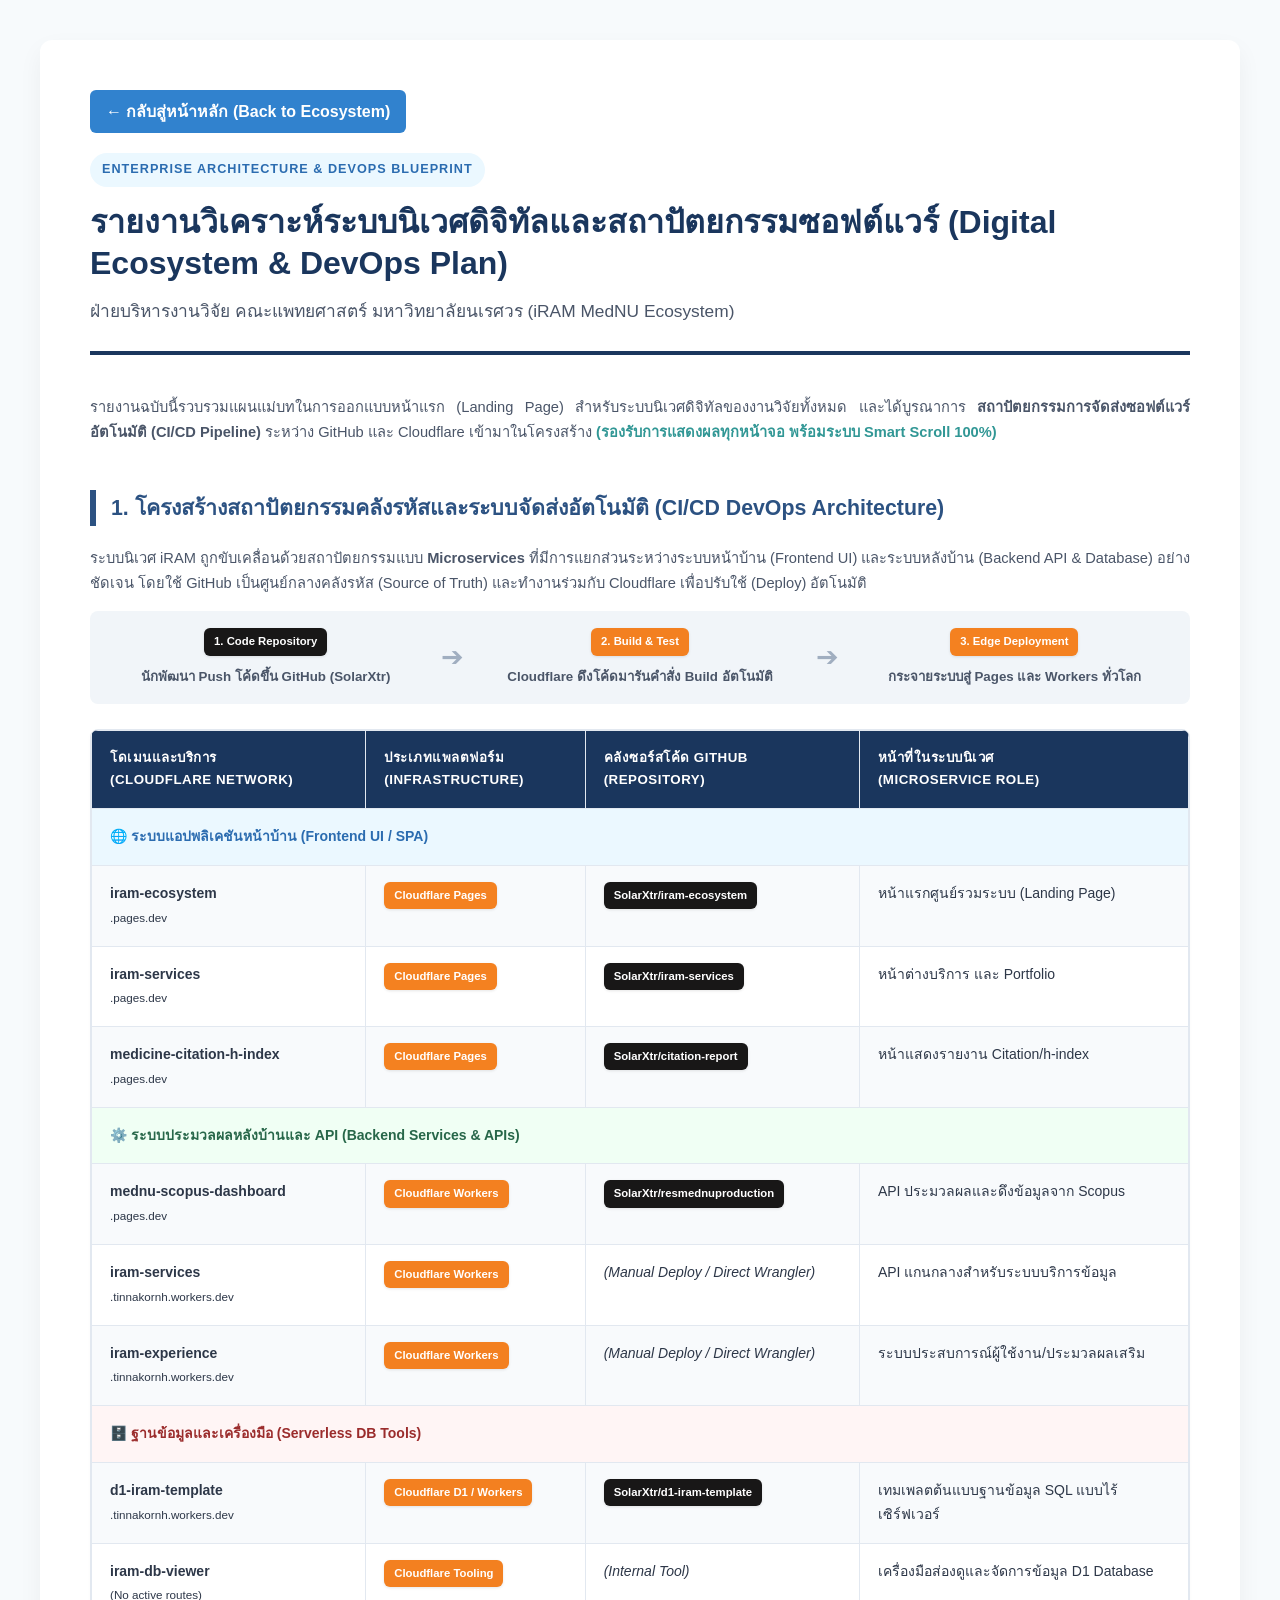
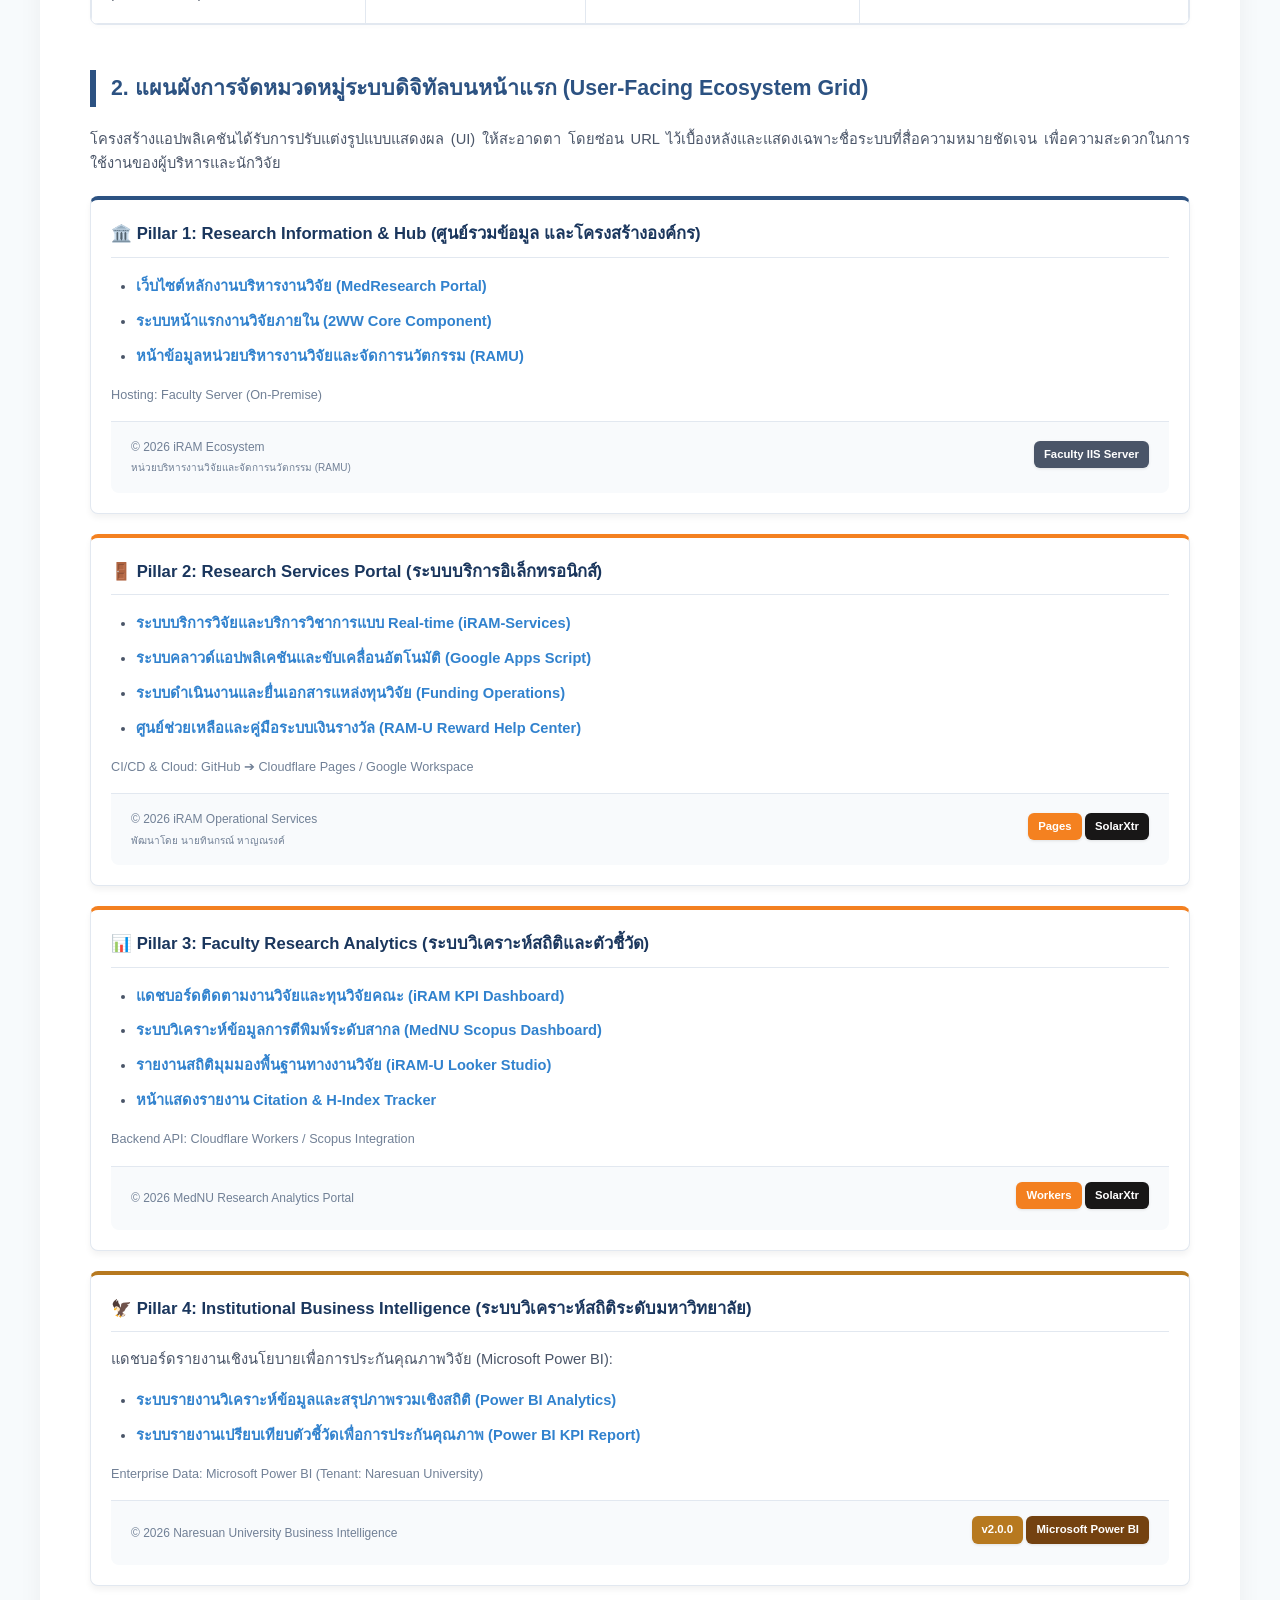
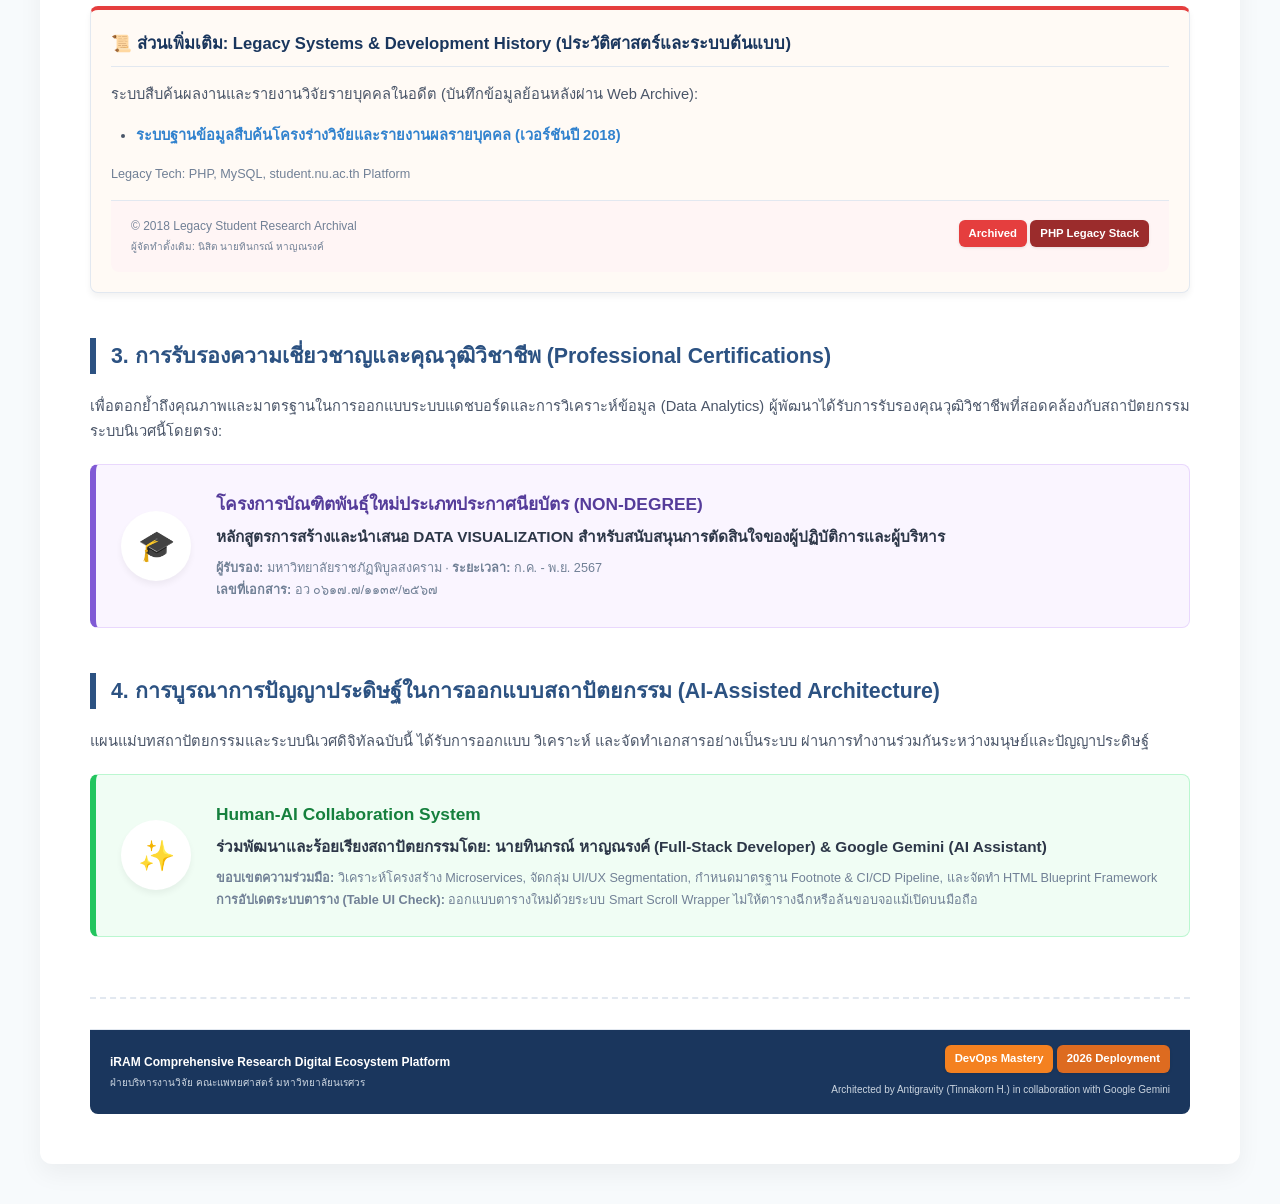
<file: blueprint.html>
<!DOCTYPE html>
<html lang="th">
<head>
    <meta charset="UTF-8">
    <meta name="viewport" content="width=device-width, initial-scale=1.0">
    <title>รายงานการวิเคราะห์ระบบสารสนเทศและแผนการจัดทำ Landing Page - iRAM MedNU (Perfect Scroll UI)</title>
    <style>
        *, *::before, *::after { box-sizing: border-box; }
        body {
            font-family: 'Segoe UI', Tahoma, Geneva, Verdana, sans-serif, 'Helvetica Neue', Helvetica, Arial, sans-serif;
            line-height: 1.7;
            color: #2d3748;
            background-color: #f7fafc;
            margin: 0;
            padding: 0;
        }
        .container {
            max-width: 1200px;
            margin: 40px auto;
            background-color: #ffffff;
            padding: 50px;
            border-radius: 12px;
            box-shadow: 0 10px 25px rgba(0,0,0,0.05);
        }
        header {
            border-bottom: 4px solid #1a365d;
            padding-bottom: 25px;
            margin-bottom: 40px;
        }
        .header-tag {
            background-color: #ebf8ff;
            color: #2b6cb0;
            display: inline-block;
            padding: 6px 12px;
            border-radius: 20px;
            font-size: 9.5pt;
            font-weight: bold;
            text-transform: uppercase;
            letter-spacing: 1px;
            margin-bottom: 15px;
        }
        h1 {
            color: #1a365d;
            font-size: 24pt;
            margin: 0 0 12px 0;
            line-height: 1.3;
        }
        .subtitle {
            font-size: 13pt;
            color: #4a5568;
            margin: 0;
            font-weight: 500;
        }
        h2 {
            color: #2c5282;
            font-size: 16pt;
            border-left: 6px solid #2c5282;
            padding-left: 15px;
            margin-top: 45px;
            margin-bottom: 20px;
        }
        h3 {
            color: #2d3748;
            font-size: 12.5pt;
            margin-top: 25px;
            margin-bottom: 12px;
            font-weight: 600;
        }
        p, li {
            font-size: 11pt;
            color: #4a5568;
            text-align: justify;
        }
        ul, ol {
            padding-left: 25px;
        }
        li {
            margin-bottom: 10px;
        }

        /* -------------------------------------------
           [FIXED] TABLE SCROLL & RESPONSIVE DESIGN 
           ------------------------------------------- */
        .table-responsive {
            width: 100%;
            display: block; /* สำคัญมาก: บังคับให้กล่องหุ้มทำงานเป็น Block เพื่อกักพื้นที่ */
            overflow-x: auto;
            -webkit-overflow-scrolling: touch; /* ให้เลื่อนบนมือถือได้ลื่นไหล */
            margin: 25px 0;
            border: 1px solid #e2e8f0;
            border-radius: 8px;
            background-color: #fff;
            box-shadow: 0 2px 5px rgba(0,0,0,0.02);
        }
        /* ปรับแต่ง Scrollbar ให้ผู้ใช้สังเกตเห็นว่าเลื่อนซ้าย-ขวาได้ */
        .table-responsive::-webkit-scrollbar {
            height: 10px;
        }
        .table-responsive::-webkit-scrollbar-track {
            background: #f1f5f9; 
            border-radius: 0 0 8px 8px;
        }
        .table-responsive::-webkit-scrollbar-thumb {
            background: #cbd5e0; 
            border-radius: 10px;
        }
        .table-responsive::-webkit-scrollbar-thumb:hover {
            background: #a0aec0; 
        }

        table {
            width: 100%;
            border-collapse: collapse;
            font-size: 10.5pt;
            min-width: 950px; /* บังคับความกว้างขั้นต่ำ เพื่อไม่ให้คอลัมน์บีบจนเละ */
        }
        th, td {
            border: 1px solid #e2e8f0;
            padding: 16px 18px;
            text-align: left;
            vertical-align: top;
            word-break: break-word; /* ป้องกันคำยาวๆ ดันตารางแตก */
        }
        th {
            background-color: #1a365d;
            color: #ffffff;
            font-weight: 600;
            text-transform: uppercase;
            font-size: 10pt;
            letter-spacing: 0.5px;
            white-space: nowrap; /* ไม่ให้หัวตารางตัดบรรทัด */
        }
        tr:nth-child(even) {
            background-color: #f8fafc;
        }
        /* ------------------------------------------- */

        .badge {
            display: inline-block;
            padding: 4px 10px;
            border-radius: 6px;
            font-size: 8.5pt;
            font-weight: bold;
            color: #ffffff;
            text-align: center;
            box-shadow: 0 1px 3px rgba(0,0,0,0.1);
            margin-bottom: 6px;
            word-break: break-all; /* ป้องกัน URL ใน badge ล้น */
            white-space: normal;
        }
        .bg-nu { background-color: #dd6b20; }
        .bg-cloudflare { background-color: #f48120; }
        .bg-workers { background-color: #f38020; }
        .bg-github { background-color: #181717; }
        .bg-legacy { background-color: #e53e3e; }
        .bg-pbi { background-color: #b7791f; }
        
        .recommendation-box {
            background-color: #f7fafc;
            border: 1px solid #e2e8f0;
            border-left: 5px solid #3182ce;
            padding: 25px;
            margin: 30px 0;
            border-radius: 4px;
        }
        .recommendation-box h3 {
            color: #2b6cb0;
            margin-top: 0;
        }
        .highlight-grid {
            display: grid;
            grid-template-columns: 1fr;
            gap: 20px;
            margin: 20px 0;
        }
        .grid-item {
            background: #fff;
            border: 1px solid #e2e8f0;
            padding: 20px;
            border-radius: 8px;
            border-top: 4px solid #2c5282;
            box-shadow: 0 4px 6px rgba(0,0,0,0.05);
        }
        .grid-item h4 {
            margin: 0 0 12px 0;
            color: #1a365d;
            font-size: 12.5pt;
            border-bottom: 1px solid #e2e8f0;
            padding-bottom: 8px;
        }
        .tech-list {
            margin-top: 5px;
            font-size: 9.5pt;
            color: #718096;
            margin-bottom: 15px;
        }
        .page-footer {
            display: flex;
            justify-content: space-between;
            align-items: center;
            padding: 15px 20px;
            color: #718096;
            font-size: 9pt;
            border-top: 1px solid #e2e8f0;
            background-color: #f8fafc;
            border-radius: 0 0 8px 8px;
            flex-wrap: wrap;
            gap: 10px;
        }
        .master-footer {
            margin-top: 60px;
            padding-top: 30px;
            border-top: 2px dashed #e2e8f0;
        }
        a {
            color: #3182ce;
            text-decoration: none;
            font-weight: 600;
            word-break: break-word;
        }
        a:hover {
            text-decoration: underline;
            color: #2c5282;
        }
        .devops-flow {
            display: flex;
            align-items: center;
            margin: 15px 0;
            padding: 15px;
            background: #f1f5f9;
            border-radius: 8px;
        }
        .devops-step {
            flex: 1;
            text-align: center;
            font-weight: 600;
            color: #4a5568;
        }
        .devops-arrow {
            font-size: 20pt;
            color: #a0aec0;
            padding: 0 15px;
        }
        .cert-container, .ai-container {
            display: flex;
            align-items: center;
            gap: 25px;
            padding: 25px;
            border-radius: 8px;
            margin: 20px 0;
        }
        .cert-container {
            background: #faf5ff;
            border: 1px solid #e9d8fd;
            border-left: 6px solid #805ad5;
        }
        .ai-container {
            background: #f0fdf4;
            border: 1px solid #bbf7d0;
            border-left: 6px solid #22c55e;
        }
        .cert-icon, .ai-icon {
            width: 70px;
            height: 70px;
            background: #ffffff;
            border-radius: 50%;
            display: flex;
            align-items: center;
            justify-content: center;
            font-size: 30px;
            box-shadow: 0 4px 6px rgba(0,0,0,0.05);
            flex-shrink: 0;
        }

        /* --- Responsive Media Queries --- */
        @media screen and (max-width: 768px) {
            .container {
                margin: 20px 10px;
                padding: 25px 20px;
            }
            h1 {
                font-size: 20pt;
            }
            h2 {
                font-size: 15pt;
            }
            .devops-flow {
                flex-direction: column;
            }
            .devops-arrow {
                transform: rotate(90deg);
                padding: 10px 0;
            }
            .page-footer, .master-footer .page-footer {
                flex-direction: column;
                text-align: center;
            }
            .page-footer > div {
                text-align: center !important;
                width: 100%;
            }
            .cert-container, .ai-container {
                flex-direction: column;
                text-align: center;
            }
        }
    </style>
</head>
<body>

<div class="container">
    <header>
        <a href="index.html" style="display: inline-block; margin-bottom: 20px; padding: 8px 16px; background-color: #3182ce; color: white; text-decoration: none; border-radius: 6px; font-weight: bold;">← กลับสู่หน้าหลัก (Back to Ecosystem)</a><br>
        <div class="header-tag">Enterprise Architecture & DevOps Blueprint</div>
        <h1>รายงานวิเคราะห์ระบบนิเวศดิจิทัลและสถาปัตยกรรมซอฟต์แวร์ (Digital Ecosystem & DevOps Plan)</h1>
        <div class="subtitle">ฝ่ายบริหารงานวิจัย คณะแพทยศาสตร์ มหาวิทยาลัยนเรศวร (iRAM MedNU Ecosystem)</div>
    </header>

    <section>
        <p>รายงานฉบับนี้รวบรวมแผนแม่บทในการออกแบบหน้าแรก (Landing Page) สำหรับระบบนิเวศดิจิทัลของงานวิจัยทั้งหมด และได้บูรณาการ <strong>สถาปัตยกรรมการจัดส่งซอฟต์แวร์อัตโนมัติ (CI/CD Pipeline)</strong> ระหว่าง GitHub และ Cloudflare เข้ามาในโครงสร้าง <span style="color: #319795; font-weight: bold;">(รองรับการแสดงผลทุกหน้าจอ พร้อมระบบ Smart Scroll 100%)</span></p>
    </section>

    <section>
        <h2>1. โครงสร้างสถาปัตยกรรมคลังรหัสและระบบจัดส่งอัตโนมัติ (CI/CD DevOps Architecture)</h2>
        <p>ระบบนิเวศ iRAM ถูกขับเคลื่อนด้วยสถาปัตยกรรมแบบ <strong>Microservices</strong> ที่มีการแยกส่วนระหว่างระบบหน้าบ้าน (Frontend UI) และระบบหลังบ้าน (Backend API & Database) อย่างชัดเจน โดยใช้ GitHub เป็นศูนย์กลางคลังรหัส (Source of Truth) และทำงานร่วมกับ Cloudflare เพื่อปรับใช้ (Deploy) อัตโนมัติ</p>
        
        <div class="devops-flow">
            <div class="devops-step">
                <span class="badge bg-github">1. Code Repository</span><br>
                <small>นักพัฒนา Push โค้ดขึ้น GitHub (SolarXtr)</small>
            </div>
            <div class="devops-arrow">➔</div>
            <div class="devops-step">
                <span class="badge bg-workers">2. Build & Test</span><br>
                <small>Cloudflare ดึงโค้ดมารันคำสั่ง Build อัตโนมัติ</small>
            </div>
            <div class="devops-arrow">➔</div>
            <div class="devops-step">
                <span class="badge bg-cloudflare">3. Edge Deployment</span><br>
                <small>กระจายระบบสู่ Pages และ Workers ทั่วโลก</small>
            </div>
        </div>

        <div class="table-responsive">
            <table>
                <thead>
                    <tr>
                        <th style="width: 25%;">โดเมนและบริการ<br>(Cloudflare Network)</th>
                        <th style="width: 20%;">ประเภทแพลตฟอร์ม<br>(Infrastructure)</th>
                        <th style="width: 25%;">คลังซอร์สโค้ด GITHUB<br>(Repository)</th>
                        <th style="width: 30%;">หน้าที่ในระบบนิเวศ<br>(Microservice Role)</th>
                    </tr>
                </thead>
                <tbody>
                    <tr style="background-color: #ebf8ff;">
                        <td colspan="4" style="font-weight:bold; color:#2b6cb0;">🌐 ระบบแอปพลิเคชันหน้าบ้าน (Frontend UI / SPA)</td>
                    </tr>
                    <tr>
                        <td><strong>iram-ecosystem</strong><br><small>.pages.dev</small></td>
                        <td><span class="badge bg-cloudflare">Cloudflare Pages</span></td>
                        <td><span class="badge bg-github">SolarXtr/iram-ecosystem</span></td>
                        <td>หน้าแรกศูนย์รวมระบบ (Landing Page)</td>
                    </tr>
                    <tr>
                        <td><strong>iram-services</strong><br><small>.pages.dev</small></td>
                        <td><span class="badge bg-cloudflare">Cloudflare Pages</span></td>
                        <td><span class="badge bg-github">SolarXtr/iram-services</span></td>
                        <td>หน้าต่างบริการ และ Portfolio</td>
                    </tr>
                    <tr>
                        <td><strong>medicine-citation-h-index</strong><br><small>.pages.dev</small></td>
                        <td><span class="badge bg-cloudflare">Cloudflare Pages</span></td>
                        <td><span class="badge bg-github">SolarXtr/citation-report</span></td>
                        <td>หน้าแสดงรายงาน Citation/h-index</td>
                    </tr>

                    <tr style="background-color: #f0fff4;">
                        <td colspan="4" style="font-weight:bold; color:#276749;">⚙️ ระบบประมวลผลหลังบ้านและ API (Backend Services & APIs)</td>
                    </tr>
                    <tr>
                        <td><strong>mednu-scopus-dashboard</strong><br><small>.pages.dev</small></td>
                        <td><span class="badge bg-workers">Cloudflare Workers</span></td>
                        <td><span class="badge bg-github">SolarXtr/resmednuproduction</span></td>
                        <td>API ประมวลผลและดึงข้อมูลจาก Scopus</td>
                    </tr>
                    <tr>
                        <td><strong>iram-services</strong><br><small>.tinnakornh.workers.dev</small></td>
                        <td><span class="badge bg-workers">Cloudflare Workers</span></td>
                        <td><em>(Manual Deploy / Direct Wrangler)</em></td>
                        <td>API แกนกลางสำหรับระบบบริการข้อมูล</td>
                    </tr>
                    <tr>
                        <td><strong>iram-experience</strong><br><small>.tinnakornh.workers.dev</small></td>
                        <td><span class="badge bg-workers">Cloudflare Workers</span></td>
                        <td><em>(Manual Deploy / Direct Wrangler)</em></td>
                        <td>ระบบประสบการณ์ผู้ใช้งาน/ประมวลผลเสริม</td>
                    </tr>

                    <tr style="background-color: #fff5f5;">
                        <td colspan="4" style="font-weight:bold; color:#9b2c2c;">🗄️ ฐานข้อมูลและเครื่องมือ (Serverless DB Tools)</td>
                    </tr>
                    <tr>
                        <td><strong>d1-iram-template</strong><br><small>.tinnakornh.workers.dev</small></td>
                        <td><span class="badge bg-workers">Cloudflare D1 / Workers</span></td>
                        <td><span class="badge bg-github">SolarXtr/d1-iram-template</span></td>
                        <td>เทมเพลตต้นแบบฐานข้อมูล SQL แบบไร้เซิร์ฟเวอร์</td>
                    </tr>
                    <tr>
                        <td><strong>iram-db-viewer</strong><br><small>(No active routes)</small></td>
                        <td><span class="badge bg-workers">Cloudflare Tooling</span></td>
                        <td><em>(Internal Tool)</em></td>
                        <td>เครื่องมือส่องดูและจัดการข้อมูล D1 Database</td>
                    </tr>
                </tbody>
            </table>
        </div>
    </section>

    <section>
        <h2>2. แผนผังการจัดหมวดหมู่ระบบดิจิทัลบนหน้าแรก (User-Facing Ecosystem Grid)</h2>
        <p>โครงสร้างแอปพลิเคชันได้รับการปรับแต่งรูปแบบแสดงผล (UI) ให้สะอาดตา โดยซ่อน URL ไว้เบื้องหลังและแสดงเฉพาะชื่อระบบที่สื่อความหมายชัดเจน เพื่อความสะดวกในการใช้งานของผู้บริหารและนักวิจัย</p>
        
        <div class="highlight-grid">
            <!-- Pillar 1 -->
            <div class="grid-item">
                <h4>🏛️ Pillar 1: Research Information & Hub (ศูนย์รวมข้อมูล และโครงสร้างองค์กร)</h4>
                <ul>
                    <li><a href="http://med.nu.ac.th/medresearch/" target="_blank">เว็บไซต์หลักงานบริหารงานวิจัย (MedResearch Portal)</a></li>
                    <li><a href="https://med.nu.ac.th/medresearch/2ww/home/main.php" target="_blank">ระบบหน้าแรกงานวิจัยภายใน (2WW Core Component)</a></li>
                    <li><a href="https://med.nu.ac.th/medresearch/2ww/home/ramu.php" target="_blank">หน้าข้อมูลหน่วยบริหารงานวิจัยและจัดการนวัตกรรม (RAMU)</a></li>
                </ul>
                <div class="tech-list">Hosting: Faculty Server (On-Premise)</div>
                <div class="page-footer">
                    <div>© 2026 iRAM Ecosystem<br><small>หน่วยบริหารงานวิจัยและจัดการนวัตกรรม (RAMU)</small></div>
                    <div style="text-align: right;"><span class="badge bg-nu" style="background:#4a5568;">Faculty IIS Server</span></div>
                </div>
            </div>
            
            <!-- Pillar 2 -->
            <div class="grid-item" style="border-top-color: #f48120;">
                <h4>🚪 Pillar 2: Research Services Portal (ระบบบริการอิเล็กทรอนิกส์)</h4>
                <ul>
                    <li><a href="https://iram-services.pages.dev/dashboard" target="_blank">ระบบบริการวิจัยและบริการวิชาการแบบ Real-time (iRAM-Services)</a></li>
                    <li><a href="https://script.google.com/a/nu.ac.th/macros/s/AKfycbwvsP6cRJh9fEOb6LLCWzTP3cs4XyhWTne0-HBvcX-PVyRfROqPQYtDaUJfjc-TaL1k/exec" target="_blank">ระบบคลาวด์แอปพลิเคชันและขับเคลื่อนอัตโนมัติ (Google Apps Script)</a></li>
                    <li><a href="https://med.nu.ac.th/medresearch/sub-ram-u/funding.php" target="_blank">ระบบดำเนินงานและยื่นเอกสารแหล่งทุนวิจัย (Funding Operations)</a></li>
                    <li><a href="https://sites.google.com/view/ram-u-reward-help-center/home" target="_blank">ศูนย์ช่วยเหลือและคู่มือระบบเงินรางวัล (RAM-U Reward Help Center)</a></li>
                </ul>
                <div class="tech-list">CI/CD & Cloud: GitHub ➔ Cloudflare Pages / Google Workspace</div>
                <div class="page-footer">
                    <div>© 2026 iRAM Operational Services<br><small>พัฒนาโดย นายทินกรณ์ หาญณรงค์</small></div>
                    <div style="text-align: right;"><span class="badge bg-cloudflare">Pages</span> <span class="badge bg-github">SolarXtr</span></div>
                </div>
            </div>
            
            <!-- Pillar 3 -->
            <div class="grid-item" style="border-top-color: #f38020;">
                <h4>📊 Pillar 3: Faculty Research Analytics (ระบบวิเคราะห์สถิติและตัวชี้วัด)</h4>
                <ul>
                    <li><a href="https://med.nu.ac.th/medresearch/sub-ram-u/kpidashboard/iram-kpi-dashboard.html" target="_blank">แดชบอร์ดติดตามงานวิจัยและทุนวิจัยคณะ (iRAM KPI Dashboard)</a></li>
                    <li><a href="https://mednu-scopus-dashboard.pages.dev" target="_blank">ระบบวิเคราะห์ข้อมูลการตีพิมพ์ระดับสากล (MedNU Scopus Dashboard)</a></li>
                    <li><a href="https://datastudio.google.com/s/qujr1f6tujY" target="_blank">รายงานสถิติมุมมองพื้นฐานทางงานวิจัย (iRAM-U Looker Studio)</a></li>
                    <li><a href="https://medicine-citation-h-index.pages.dev/" target="_blank"><i class="fa-solid fa-arrow-up-right-from-square"></i> หน้าแสดงรายงาน Citation & H-Index Tracker</a></li>
                </ul>
                <div class="tech-list">Backend API: Cloudflare Workers / Scopus Integration</div>
                <div class="page-footer">
                    <div>© 2026 MedNU Research Analytics Portal</div>
                    <div style="text-align: right;"><span class="badge bg-workers">Workers</span> <span class="badge bg-github">SolarXtr</span></div>
                </div>
            </div>

            <!-- Pillar 4 -->
            <div class="grid-item" style="border-top-color: #b7791f;">
                <h4>🦅 Pillar 4: Institutional Business Intelligence (ระบบวิเคราะห์สถิติระดับมหาวิทยาลัย)</h4>
                <p style="margin-bottom: 5px;">แดชบอร์ดรายงานเชิงนโยบายเพื่อการประกันคุณภาพวิจัย (Microsoft Power BI):</p>
                <ul>
                    <li><a href="https://app.powerbi.com/view?r=eyJrIjoiNzgyNTEwZGYtZmNlMS00MjFlLTkyMzgtN2QzNTgyOWQ5YWViIiwidCI6ImJmMWViM2Y4LTE5ZDItNDA5ZC1iMGM1LTRlODBjOTQzZmQ1MiIsImMiOjEwfQ%3D%3D" target="_blank">ระบบรายงานวิเคราะห์ข้อมูลและสรุปภาพรวมเชิงสถิติ (Power BI Analytics)</a></li>
                    <li><a href="https://app.powerbi.com/view?r=eyJrIjoiOGVjNDUzNzUtN2I2OS00ZDU1LWI3NWMtNjJkNDMzZjVhMDQ5IiwidCI6ImJmMWViM2Y4LTE5ZDItNDA5ZC1iMGM1LTRlODBjOTQzZmQ1MiIsImMiOjEwfQ%3D%3D" target="_blank">ระบบรายงานเปรียบเทียบตัวชี้วัดเพื่อการประกันคุณภาพ (Power BI KPI Report)</a></li>
                </ul>
                <div class="tech-list">Enterprise Data: Microsoft Power BI (Tenant: Naresuan University)</div>
                <div class="page-footer">
                    <div>© 2026 Naresuan University Business Intelligence</div>
                    <div style="text-align: right;"><span class="badge bg-pbi" style="color:#fff !important;">v2.0.0</span> <span class="badge bg-pbi" style="background:#744210; color:#fff !important;">Microsoft Power BI</span></div>
                </div>
            </div>

            <!-- Legacy Section -->
            <div class="grid-item" style="border-top-color: #e53e3e; background-color: #fffaf5;">
                <h4>📜 ส่วนเพิ่มเติม: Legacy Systems & Development History (ประวัติศาสตร์และระบบต้นแบบ)</h4>
                <p style="margin-bottom: 5px;">ระบบสืบค้นผลงานและรายงานวิจัยรายบุคคลในอดีต (บันทึกข้อมูลย้อนหลังผ่าน Web Archive):</p>
                <ul>
                    <li><a href="https://web.archive.org/web/20180606134350/http://student.nu.ac.th/tinnakornh/research/shwres1.php" target="_blank">ระบบฐานข้อมูลสืบค้นโครงร่างวิจัยและรายงานผลรายบุคคล (เวอร์ชันปี 2018)</a></li>
                </ul>
                <div class="tech-list">Legacy Tech: PHP, MySQL, student.nu.ac.th Platform</div>
                <div class="page-footer" style="background-color: #fff5f5;">
                    <div>© 2018 Legacy Student Research Archival<br><small>ผู้จัดทำดั้งเดิม: นิสิต นายทินกรณ์ หาญณรงค์</small></div>
                    <div style="text-align: right;"><span class="badge bg-legacy">Archived</span> <span class="badge bg-legacy" style="background:#9b2c2c;">PHP Legacy Stack</span></div>
                </div>
            </div>

        </div>
    </section>

    <section>
        <h2>3. การรับรองความเชี่ยวชาญและคุณวุฒิวิชาชีพ (Professional Certifications)</h2>
        <p>เพื่อตอกย้ำถึงคุณภาพและมาตรฐานในการออกแบบระบบแดชบอร์ดและการวิเคราะห์ข้อมูล (Data Analytics) ผู้พัฒนาได้รับการรับรองคุณวุฒิวิชาชีพที่สอดคล้องกับสถาปัตยกรรมระบบนิเวศนี้โดยตรง:</p>
        
        <div class="cert-container">
            <div class="cert-icon">🎓</div>
            <div>
                <h4 style="margin: 0 0 5px 0; color: #553c9a; font-size: 13pt;">โครงการบัณฑิตพันธุ์ใหม่ประเภทประกาศนียบัตร (NON-DEGREE)</h4>
                <p style="margin: 0; font-weight: 600; color: #2d3748; font-size: 11.5pt;">หลักสูตรการสร้างและนำเสนอ DATA VISUALIZATION สำหรับสนับสนุนการตัดสินใจของผู้ปฏิบัติการและผู้บริหาร</p>
                <div style="margin-top: 8px; font-size: 9.5pt; color: #718096;">
                    <strong>ผู้รับรอง:</strong> มหาวิทยาลัยราชภัฏพิบูลสงคราม · <strong>ระยะเวลา:</strong> ก.ค. - พ.ย. 2567<br>
                    <strong>เลขที่เอกสาร:</strong> อว ๐๖๑๗.๗/๑๑๓๙/๒๕๖๗
                </div>
            </div>
        </div>
    </section>

    <section>
        <h2>4. การบูรณาการปัญญาประดิษฐ์ในการออกแบบสถาปัตยกรรม (AI-Assisted Architecture)</h2>
        <p>แผนแม่บทสถาปัตยกรรมและระบบนิเวศดิจิทัลฉบับนี้ ได้รับการออกแบบ วิเคราะห์ และจัดทำเอกสารอย่างเป็นระบบ ผ่านการทำงานร่วมกันระหว่างมนุษย์และปัญญาประดิษฐ์</p>
        
        <div class="ai-container">
            <div class="ai-icon">✨</div>
            <div>
                <h4 style="margin: 0 0 5px 0; color: #15803d; font-size: 13pt;">Human-AI Collaboration System</h4>
                <p style="margin: 0; font-weight: 600; color: #2d3748; font-size: 11.5pt;">ร่วมพัฒนาและร้อยเรียงสถาปัตยกรรมโดย: นายทินกรณ์ หาญณรงค์ (Full-Stack Developer) & Google Gemini (AI Assistant)</p>
                <div style="margin-top: 8px; font-size: 9.5pt; color: #718096;">
                    <strong>ขอบเขตความร่วมมือ:</strong> วิเคราะห์โครงสร้าง Microservices, จัดกลุ่ม UI/UX Segmentation, กำหนดมาตรฐาน Footnote & CI/CD Pipeline, และจัดทำ HTML Blueprint Framework<br>
                    <strong>การอัปเดตระบบตาราง (Table UI Check):</strong> ออกแบบตารางใหม่ด้วยระบบ Smart Scroll Wrapper ไม่ให้ตารางฉีกหรือล้นขอบจอแม้เปิดบนมือถือ
                </div>
            </div>
        </div>
    </section>

    <!-- Master Footer -->
    <div class="master-footer">
        <div class="page-footer" style="background-color: #1a365d; color: #ffffff;">
            <div>
                <strong>iRAM Comprehensive Research Digital Ecosystem Platform</strong><br>
                <small style="color: #cbd5e0;">ฝ่ายบริหารงานวิจัย คณะแพทยศาสตร์ มหาวิทยาลัยนเรศวร</small>
            </div>
            <div style="text-align: right;">
                <span class="badge bg-cloudflare" style="background:#f48120;">DevOps Mastery</span>
                <span class="badge bg-nu" style="background:#dd6b20;">2026 Deployment</span><br>
                <small style="color: #cbd5e0;">Architected by Antigravity (Tinnakorn H.) in collaboration with Google Gemini</small>
            </div>
        </div>
    </div>
</div>

</body>
</html>
</file>
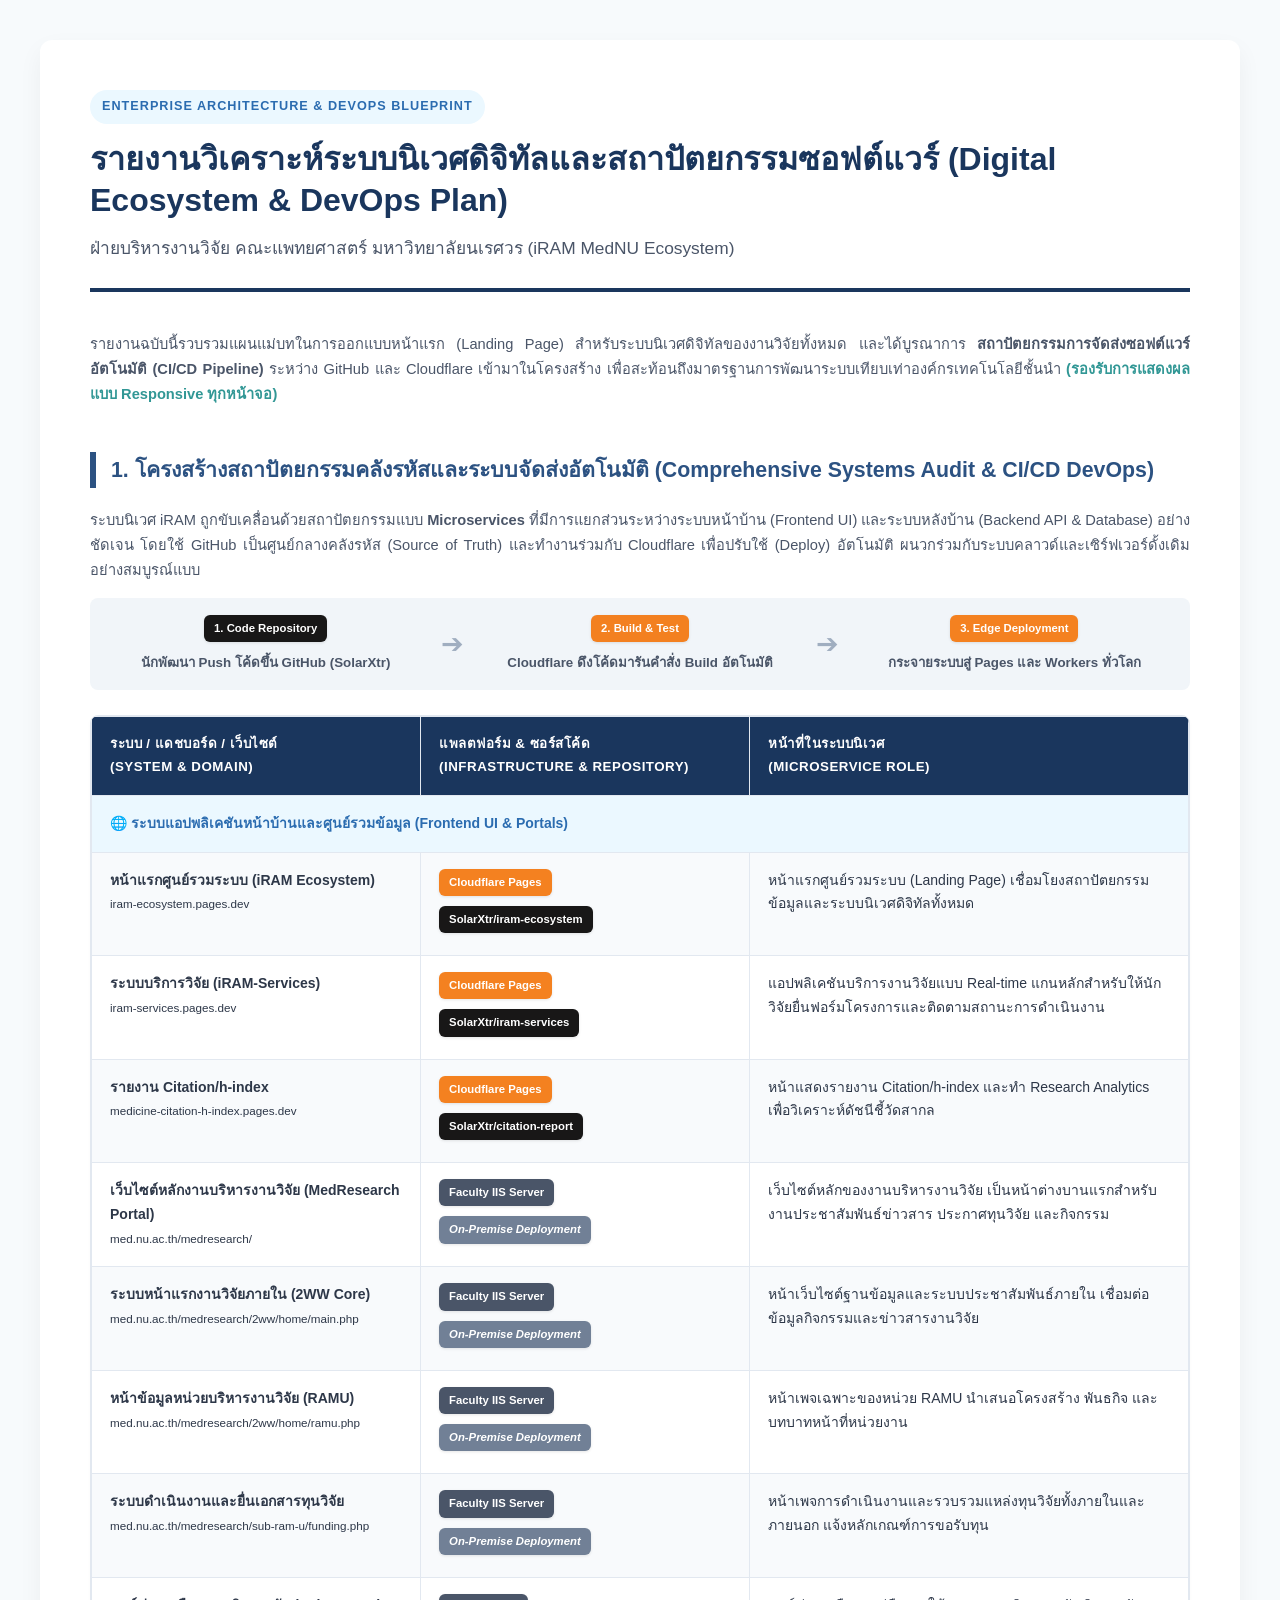
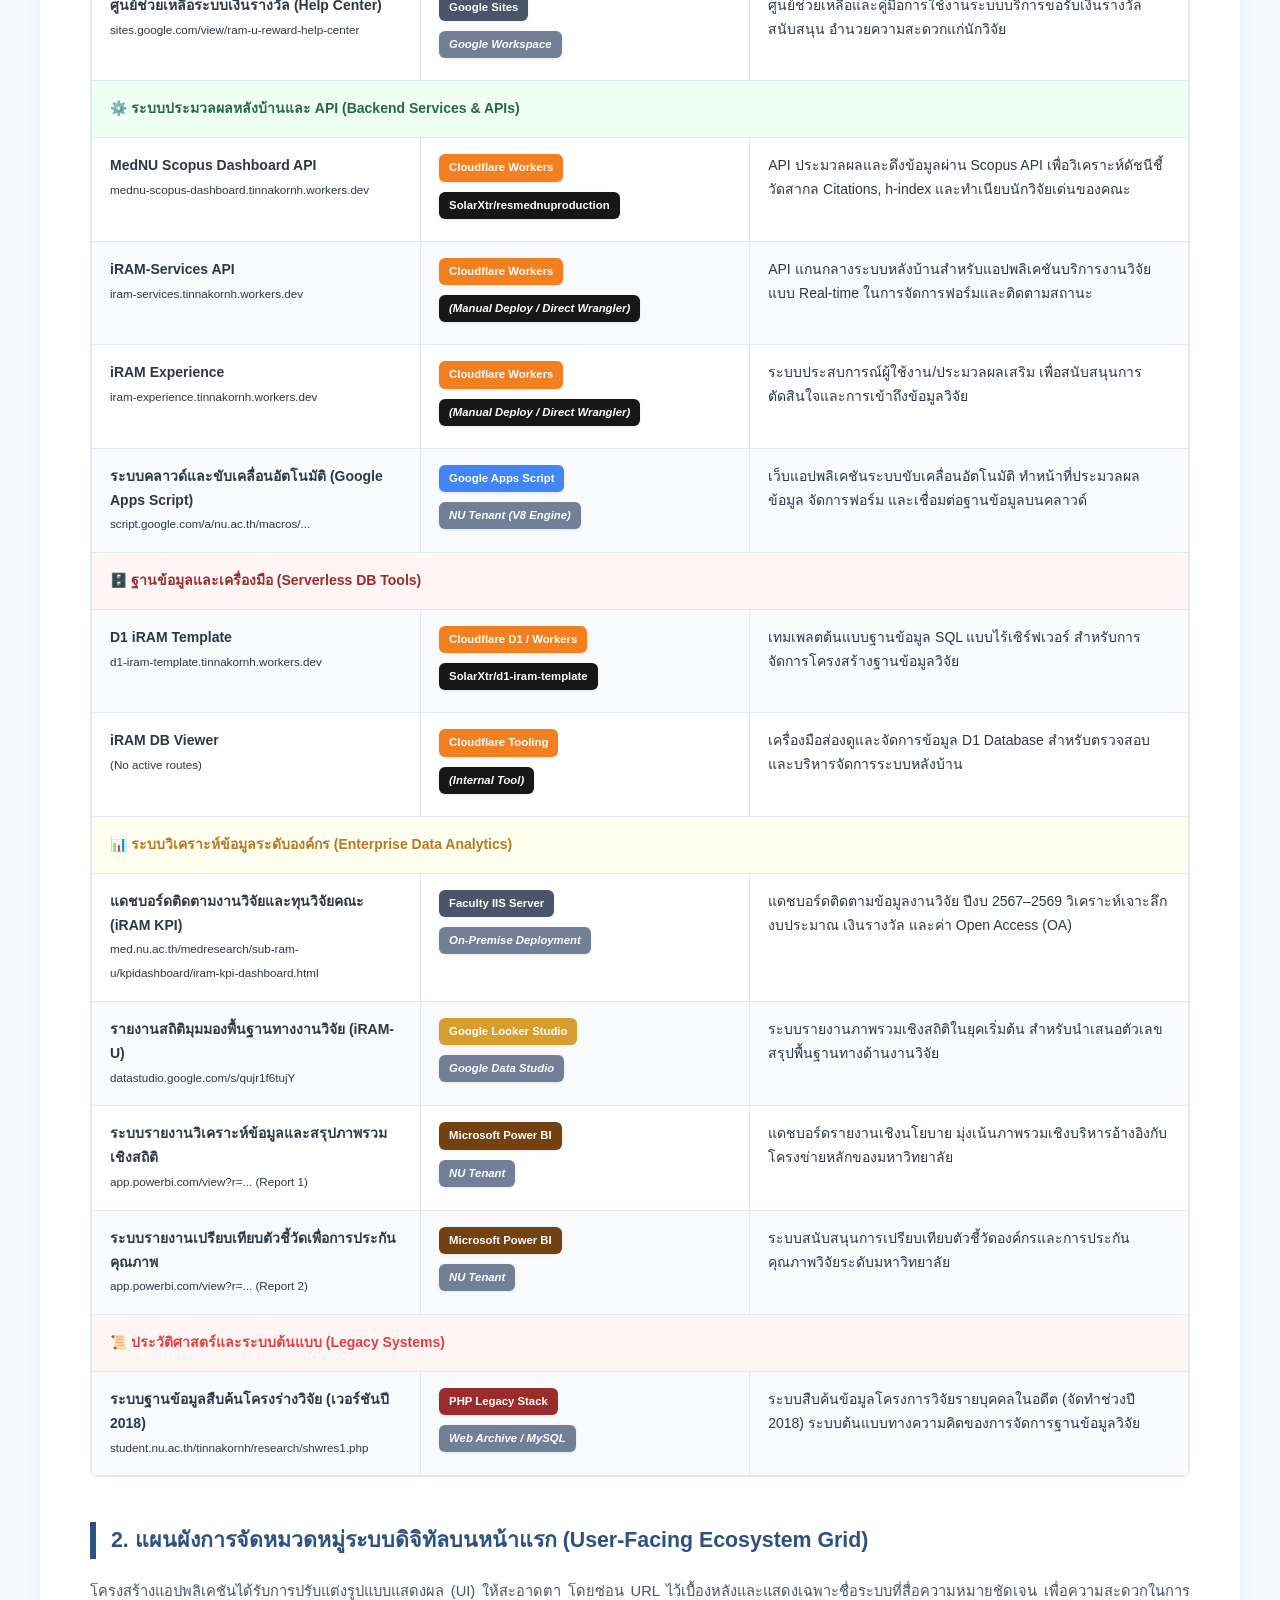
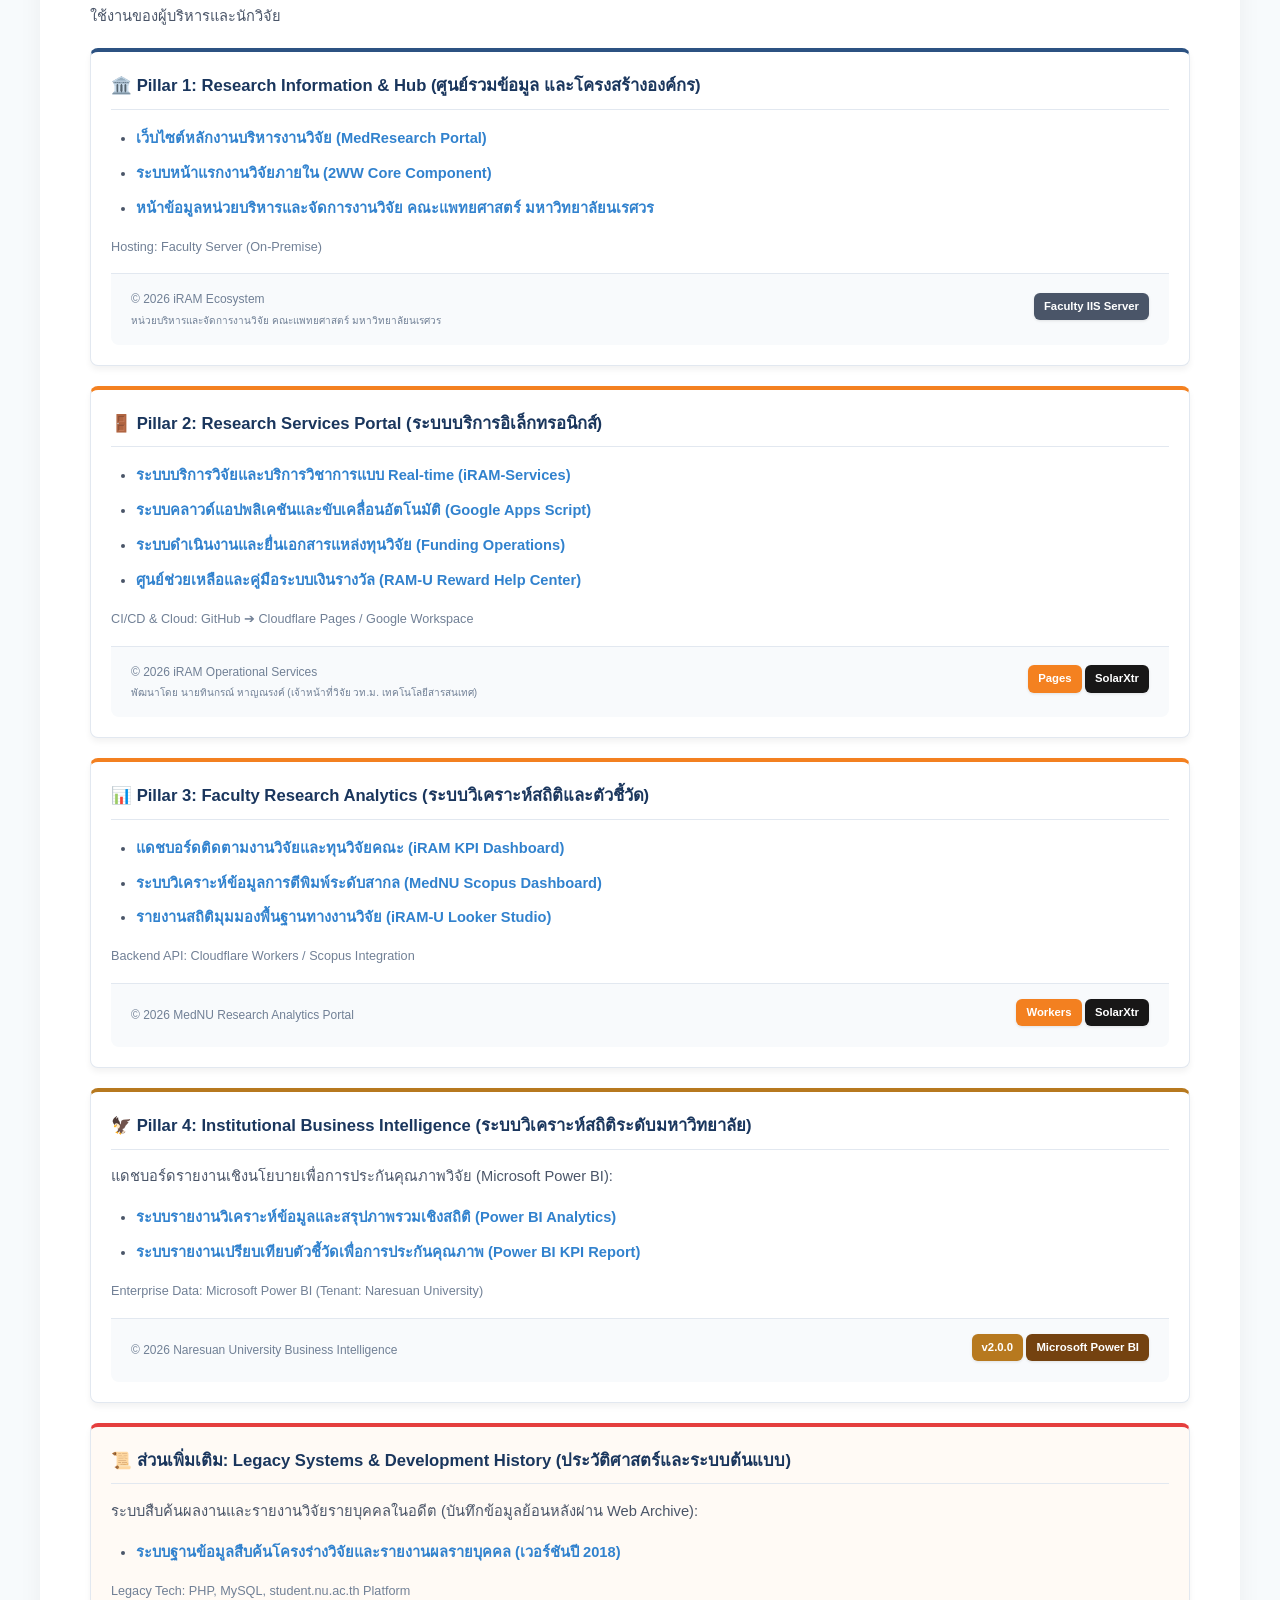
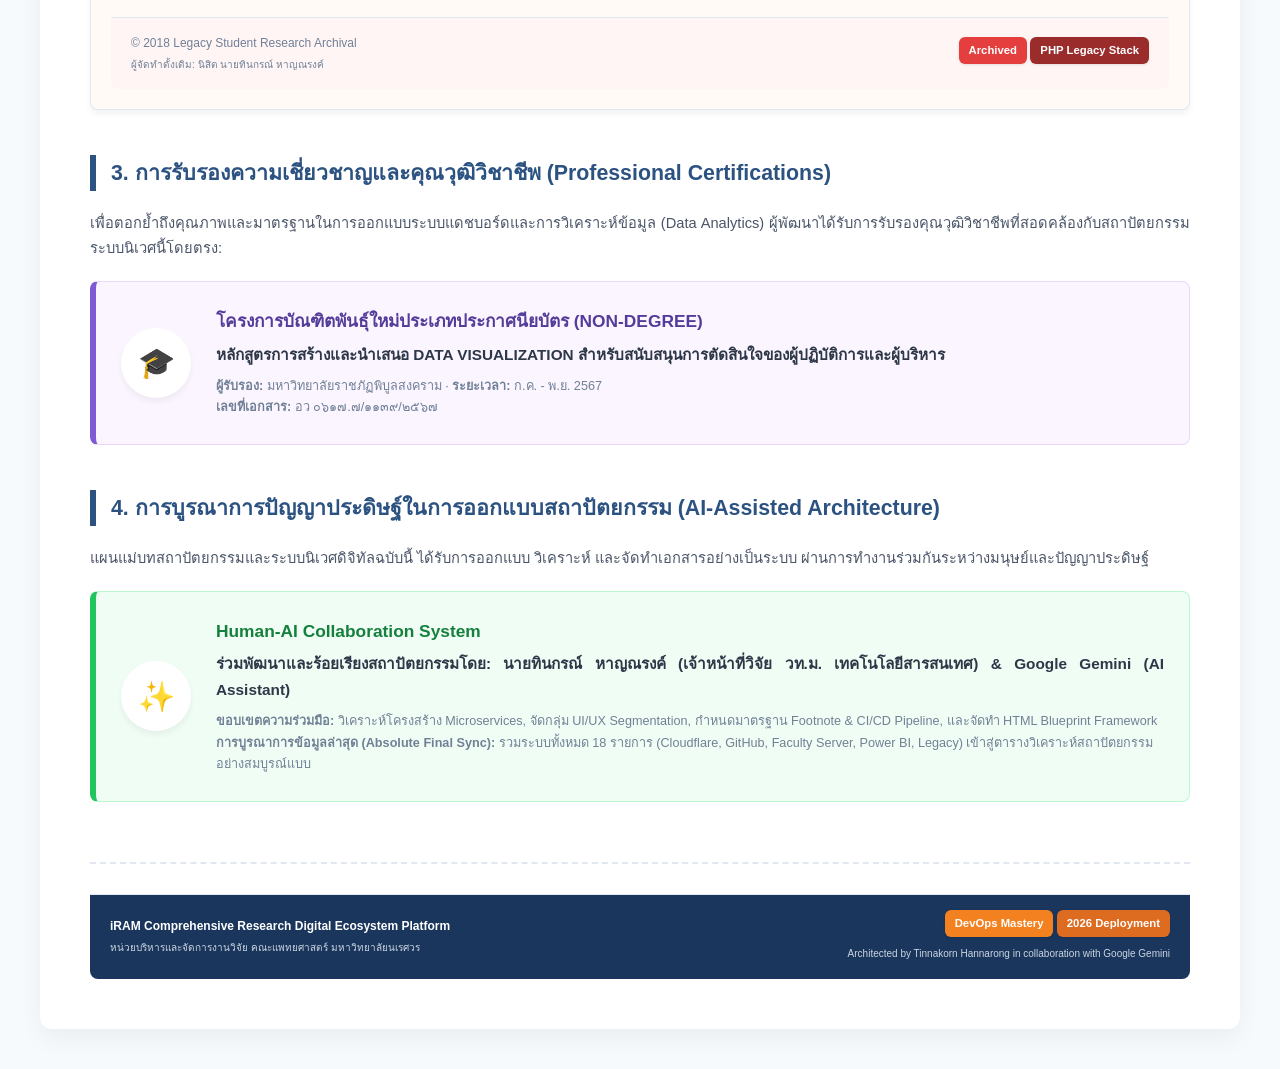
<file: iram_final_complete_ecosystem (1).html>
<!DOCTYPE html>
<html lang="th">
<head>
    <meta charset="UTF-8">
    <meta name="viewport" content="width=device-width, initial-scale=1.0">
    <title>รายงานการวิเคราะห์ระบบสารสนเทศและแผนการจัดทำ Landing Page - iRAM MedNU (Absolute Final Ecosystem)</title>
    <style>
        *, *::before, *::after { box-sizing: border-box; }
        body {
            font-family: 'Segoe UI', Tahoma, Geneva, Verdana, sans-serif, 'Helvetica Neue', Helvetica, Arial, sans-serif;
            line-height: 1.7;
            color: #2d3748;
            background-color: #f7fafc;
            margin: 0;
            padding: 0;
        }
        .container {
            max-width: 1200px;
            margin: 40px auto;
            background-color: #ffffff;
            padding: 50px;
            border-radius: 12px;
            box-shadow: 0 10px 25px rgba(0,0,0,0.05);
        }
        header {
            border-bottom: 4px solid #1a365d;
            padding-bottom: 25px;
            margin-bottom: 40px;
        }
        .header-tag {
            background-color: #ebf8ff;
            color: #2b6cb0;
            display: inline-block;
            padding: 6px 12px;
            border-radius: 20px;
            font-size: 9.5pt;
            font-weight: bold;
            text-transform: uppercase;
            letter-spacing: 1px;
            margin-bottom: 15px;
        }
        h1 {
            color: #1a365d;
            font-size: 24pt;
            margin: 0 0 12px 0;
            line-height: 1.3;
        }
        .subtitle {
            font-size: 13pt;
            color: #4a5568;
            margin: 0;
            font-weight: 500;
        }
        h2 {
            color: #2c5282;
            font-size: 16pt;
            border-left: 6px solid #2c5282;
            padding-left: 15px;
            margin-top: 45px;
            margin-bottom: 20px;
        }
        h3 {
            color: #2d3748;
            font-size: 12.5pt;
            margin-top: 25px;
            margin-bottom: 12px;
            font-weight: 600;
        }
        p, li {
            font-size: 11pt;
            color: #4a5568;
            text-align: justify;
        }
        ul, ol {
            padding-left: 25px;
        }
        li {
            margin-bottom: 10px;
        }

        /* -------------------------------------------
           TABLE SCROLL & RESPONSIVE DESIGN 
           ------------------------------------------- */
        .table-responsive {
            width: 100%;
            display: block;
            overflow-x: auto;
            -webkit-overflow-scrolling: touch;
            margin: 25px 0;
            border: 1px solid #e2e8f0;
            border-radius: 8px;
            background-color: #fff;
            box-shadow: 0 2px 5px rgba(0,0,0,0.02);
        }
        .table-responsive::-webkit-scrollbar {
            height: 10px;
        }
        .table-responsive::-webkit-scrollbar-track {
            background: #f1f5f9; 
            border-radius: 0 0 8px 8px;
        }
        .table-responsive::-webkit-scrollbar-thumb {
            background: #cbd5e0; 
            border-radius: 10px;
        }
        .table-responsive::-webkit-scrollbar-thumb:hover {
            background: #a0aec0; 
        }

        table {
            width: 100%;
            border-collapse: collapse;
            font-size: 10.5pt;
            min-width: 1000px; /* ขยายความกว้างขั้นต่ำเล็กน้อยเพื่อรองรับข้อมูลที่เพิ่มขึ้น */
        }
        th, td {
            border: 1px solid #e2e8f0;
            padding: 16px 18px;
            text-align: left;
            vertical-align: top;
            word-break: break-word;
        }
        th {
            background-color: #1a365d;
            color: #ffffff;
            font-weight: 600;
            text-transform: uppercase;
            font-size: 10pt;
            letter-spacing: 0.5px;
            white-space: nowrap;
        }
        tr:nth-child(even) {
            background-color: #f8fafc;
        }
        /* ------------------------------------------- */

        .badge {
            display: inline-block;
            padding: 4px 10px;
            border-radius: 6px;
            font-size: 8.5pt;
            font-weight: bold;
            color: #ffffff;
            text-align: center;
            box-shadow: 0 1px 3px rgba(0,0,0,0.1);
            margin-bottom: 6px;
            word-break: break-all;
            white-space: normal;
        }
        .bg-nu { background-color: #dd6b20; }
        .bg-cloudflare { background-color: #f48120; }
        .bg-workers { background-color: #f38020; }
        .bg-github { background-color: #181717; }
        .bg-legacy { background-color: #e53e3e; }
        .bg-pbi { background-color: #b7791f; }
        .bg-looker { background-color: #d69e2e; color: #fff !important; }
        .bg-gas { background-color: #4285f4; }
        .bg-sites { background-color: #4a5568; }
        
        .recommendation-box {
            background-color: #f7fafc;
            border: 1px solid #e2e8f0;
            border-left: 5px solid #3182ce;
            padding: 25px;
            margin: 30px 0;
            border-radius: 4px;
        }
        .recommendation-box h3 {
            color: #2b6cb0;
            margin-top: 0;
        }
        .highlight-grid {
            display: grid;
            grid-template-columns: 1fr;
            gap: 20px;
            margin: 20px 0;
        }
        .grid-item {
            background: #fff;
            border: 1px solid #e2e8f0;
            padding: 20px;
            border-radius: 8px;
            border-top: 4px solid #2c5282;
            box-shadow: 0 4px 6px rgba(0,0,0,0.05);
        }
        .grid-item h4 {
            margin: 0 0 12px 0;
            color: #1a365d;
            font-size: 12.5pt;
            border-bottom: 1px solid #e2e8f0;
            padding-bottom: 8px;
        }
        .tech-list {
            margin-top: 5px;
            font-size: 9.5pt;
            color: #718096;
            margin-bottom: 15px;
        }
        .page-footer {
            display: flex;
            justify-content: space-between;
            align-items: center;
            padding: 15px 20px;
            color: #718096;
            font-size: 9pt;
            border-top: 1px solid #e2e8f0;
            background-color: #f8fafc;
            border-radius: 0 0 8px 8px;
            flex-wrap: wrap;
            gap: 10px;
        }
        .master-footer {
            margin-top: 60px;
            padding-top: 30px;
            border-top: 2px dashed #e2e8f0;
        }
        a {
            color: #3182ce;
            text-decoration: none;
            font-weight: 600;
            word-break: break-word;
        }
        a:hover {
            text-decoration: underline;
            color: #2c5282;
        }
        .devops-flow {
            display: flex;
            align-items: center;
            margin: 15px 0;
            padding: 15px;
            background: #f1f5f9;
            border-radius: 8px;
        }
        .devops-step {
            flex: 1;
            text-align: center;
            font-weight: 600;
            color: #4a5568;
        }
        .devops-arrow {
            font-size: 20pt;
            color: #a0aec0;
            padding: 0 15px;
        }
        .cert-container, .ai-container {
            display: flex;
            align-items: center;
            gap: 25px;
            padding: 25px;
            border-radius: 8px;
            margin: 20px 0;
        }
        .cert-container {
            background: #faf5ff;
            border: 1px solid #e9d8fd;
            border-left: 6px solid #805ad5;
        }
        .ai-container {
            background: #f0fdf4;
            border: 1px solid #bbf7d0;
            border-left: 6px solid #22c55e;
        }
        .cert-icon, .ai-icon {
            width: 70px;
            height: 70px;
            background: #ffffff;
            border-radius: 50%;
            display: flex;
            align-items: center;
            justify-content: center;
            font-size: 30px;
            box-shadow: 0 4px 6px rgba(0,0,0,0.05);
            flex-shrink: 0;
        }

        /* --- Responsive Media Queries --- */
        @media screen and (max-width: 768px) {
            .container {
                margin: 20px 10px;
                padding: 25px 20px;
            }
            h1 {
                font-size: 20pt;
            }
            h2 {
                font-size: 15pt;
            }
            .devops-flow {
                flex-direction: column;
            }
            .devops-arrow {
                transform: rotate(90deg);
                padding: 10px 0;
            }
            .page-footer, .master-footer .page-footer {
                flex-direction: column;
                text-align: center;
            }
            .page-footer > div {
                text-align: center !important;
                width: 100%;
            }
            .cert-container, .ai-container {
                flex-direction: column;
                text-align: center;
            }
        }
    </style>
</head>
<body>

<div class="container">
    <header>
        <div class="header-tag">Enterprise Architecture & DevOps Blueprint</div>
        <h1>รายงานวิเคราะห์ระบบนิเวศดิจิทัลและสถาปัตยกรรมซอฟต์แวร์ (Digital Ecosystem & DevOps Plan)</h1>
        <div class="subtitle">ฝ่ายบริหารงานวิจัย คณะแพทยศาสตร์ มหาวิทยาลัยนเรศวร (iRAM MedNU Ecosystem)</div>
    </header>

    <section>
        <p>รายงานฉบับนี้รวบรวมแผนแม่บทในการออกแบบหน้าแรก (Landing Page) สำหรับระบบนิเวศดิจิทัลของงานวิจัยทั้งหมด และได้บูรณาการ <strong>สถาปัตยกรรมการจัดส่งซอฟต์แวร์อัตโนมัติ (CI/CD Pipeline)</strong> ระหว่าง GitHub และ Cloudflare เข้ามาในโครงสร้าง เพื่อสะท้อนถึงมาตรฐานการพัฒนาระบบเทียบเท่าองค์กรเทคโนโลยีชั้นนำ <span style="color: #319795; font-weight: bold;">(รองรับการแสดงผลแบบ Responsive ทุกหน้าจอ)</span></p>
    </section>

    <section>
        <h2>1. โครงสร้างสถาปัตยกรรมคลังรหัสและระบบจัดส่งอัตโนมัติ (Comprehensive Systems Audit & CI/CD DevOps)</h2>
        <p>ระบบนิเวศ iRAM ถูกขับเคลื่อนด้วยสถาปัตยกรรมแบบ <strong>Microservices</strong> ที่มีการแยกส่วนระหว่างระบบหน้าบ้าน (Frontend UI) และระบบหลังบ้าน (Backend API & Database) อย่างชัดเจน โดยใช้ GitHub เป็นศูนย์กลางคลังรหัส (Source of Truth) และทำงานร่วมกับ Cloudflare เพื่อปรับใช้ (Deploy) อัตโนมัติ ผนวกร่วมกับระบบคลาวด์และเซิร์ฟเวอร์ดั้งเดิมอย่างสมบูรณ์แบบ</p>
        
        <div class="devops-flow">
            <div class="devops-step">
                <span class="badge bg-github">1. Code Repository</span><br>
                <small>นักพัฒนา Push โค้ดขึ้น GitHub (SolarXtr)</small>
            </div>
            <div class="devops-arrow">➔</div>
            <div class="devops-step">
                <span class="badge bg-workers">2. Build & Test</span><br>
                <small>Cloudflare ดึงโค้ดมารันคำสั่ง Build อัตโนมัติ</small>
            </div>
            <div class="devops-arrow">➔</div>
            <div class="devops-step">
                <span class="badge bg-cloudflare">3. Edge Deployment</span><br>
                <small>กระจายระบบสู่ Pages และ Workers ทั่วโลก</small>
            </div>
        </div>

        <div class="table-responsive">
            <table>
                <thead>
                    <tr>
                        <th style="width: 30%;">ระบบ / แดชบอร์ด / เว็บไซต์<br>(System & Domain)</th>
                        <th style="width: 30%;">แพลตฟอร์ม & ซอร์สโค้ด<br>(Infrastructure & Repository)</th>
                        <th style="width: 40%;">หน้าที่ในระบบนิเวศ<br>(Microservice Role)</th>
                    </tr>
                </thead>
                <tbody>
                    <!-- Section 1: Frontend -->
                    <tr style="background-color: #ebf8ff;">
                        <td colspan="3" style="font-weight:bold; color:#2b6cb0;">🌐 ระบบแอปพลิเคชันหน้าบ้านและศูนย์รวมข้อมูล (Frontend UI & Portals)</td>
                    </tr>
                    <tr>
                        <td><strong>หน้าแรกศูนย์รวมระบบ (iRAM Ecosystem)</strong><br><small>iram-ecosystem.pages.dev</small></td>
                        <td><span class="badge bg-cloudflare">Cloudflare Pages</span><br><span class="badge bg-github" style="margin-top:4px;">SolarXtr/iram-ecosystem</span></td>
                        <td>หน้าแรกศูนย์รวมระบบ (Landing Page) เชื่อมโยงสถาปัตยกรรมข้อมูลและระบบนิเวศดิจิทัลทั้งหมด</td>
                    </tr>
                    <tr>
                        <td><strong>ระบบบริการวิจัย (iRAM-Services)</strong><br><small>iram-services.pages.dev</small></td>
                        <td><span class="badge bg-cloudflare">Cloudflare Pages</span><br><span class="badge bg-github" style="margin-top:4px;">SolarXtr/iram-services</span></td>
                        <td>แอปพลิเคชันบริการงานวิจัยแบบ Real-time แกนหลักสำหรับให้นักวิจัยยื่นฟอร์มโครงการและติดตามสถานะการดำเนินงาน</td>
                    </tr>
                    <tr>
                        <td><strong>รายงาน Citation/h-index</strong><br><small>medicine-citation-h-index.pages.dev</small></td>
                        <td><span class="badge bg-cloudflare">Cloudflare Pages</span><br><span class="badge bg-github" style="margin-top:4px;">SolarXtr/citation-report</span></td>
                        <td>หน้าแสดงรายงาน Citation/h-index และทำ Research Analytics เพื่อวิเคราะห์ดัชนีชี้วัดสากล</td>
                    </tr>
                    <tr>
                        <td><strong>เว็บไซต์หลักงานบริหารงานวิจัย (MedResearch Portal)</strong><br><small>med.nu.ac.th/medresearch/</small></td>
                        <td><span class="badge bg-nu" style="background:#4a5568;">Faculty IIS Server</span><br><span class="badge bg-nu" style="background:#718096; margin-top:4px;"><em>On-Premise Deployment</em></span></td>
                        <td>เว็บไซต์หลักของงานบริหารงานวิจัย เป็นหน้าต่างบานแรกสำหรับงานประชาสัมพันธ์ข่าวสาร ประกาศทุนวิจัย และกิจกรรม</td>
                    </tr>
                    <tr>
                        <td><strong>ระบบหน้าแรกงานวิจัยภายใน (2WW Core)</strong><br><small>med.nu.ac.th/medresearch/2ww/home/main.php</small></td>
                        <td><span class="badge bg-nu" style="background:#4a5568;">Faculty IIS Server</span><br><span class="badge bg-nu" style="background:#718096; margin-top:4px;"><em>On-Premise Deployment</em></span></td>
                        <td>หน้าเว็บไซต์ฐานข้อมูลและระบบประชาสัมพันธ์ภายใน เชื่อมต่อข้อมูลกิจกรรมและข่าวสารงานวิจัย</td>
                    </tr>
                    <tr>
                        <td><strong>หน้าข้อมูลหน่วยบริหารงานวิจัย (RAMU)</strong><br><small>med.nu.ac.th/medresearch/2ww/home/ramu.php</small></td>
                        <td><span class="badge bg-nu" style="background:#4a5568;">Faculty IIS Server</span><br><span class="badge bg-nu" style="background:#718096; margin-top:4px;"><em>On-Premise Deployment</em></span></td>
                        <td>หน้าเพจเฉพาะของหน่วย RAMU นำเสนอโครงสร้าง พันธกิจ และบทบาทหน้าที่หน่วยงาน</td>
                    </tr>
                    <tr>
                        <td><strong>ระบบดำเนินงานและยื่นเอกสารทุนวิจัย</strong><br><small>med.nu.ac.th/medresearch/sub-ram-u/funding.php</small></td>
                        <td><span class="badge bg-nu" style="background:#4a5568;">Faculty IIS Server</span><br><span class="badge bg-nu" style="background:#718096; margin-top:4px;"><em>On-Premise Deployment</em></span></td>
                        <td>หน้าเพจการดำเนินงานและรวบรวมแหล่งทุนวิจัยทั้งภายในและภายนอก แจ้งหลักเกณฑ์การขอรับทุน</td>
                    </tr>
                    <tr>
                        <td><strong>ศูนย์ช่วยเหลือระบบเงินรางวัล (Help Center)</strong><br><small>sites.google.com/view/ram-u-reward-help-center</small></td>
                        <td><span class="badge bg-sites">Google Sites</span><br><span class="badge bg-sites" style="background:#718096; margin-top:4px;"><em>Google Workspace</em></span></td>
                        <td>ศูนย์ช่วยเหลือและคู่มือการใช้งานระบบบริการขอรับเงินรางวัลสนับสนุน อำนวยความสะดวกแก่นักวิจัย</td>
                    </tr>

                    <!-- Section 2: Backend -->
                    <tr style="background-color: #f0fff4;">
                        <td colspan="3" style="font-weight:bold; color:#276749;">⚙️ ระบบประมวลผลหลังบ้านและ API (Backend Services & APIs)</td>
                    </tr>
                    <tr>
                        <td><strong>MedNU Scopus Dashboard API</strong><br><small>mednu-scopus-dashboard.tinnakornh.workers.dev</small></td>
                        <td><span class="badge bg-workers">Cloudflare Workers</span><br><span class="badge bg-github" style="margin-top:4px;">SolarXtr/resmednuproduction</span></td>
                        <td>API ประมวลผลและดึงข้อมูลผ่าน Scopus API เพื่อวิเคราะห์ดัชนีชี้วัดสากล Citations, h-index และทำเนียบนักวิจัยเด่นของคณะ</td>
                    </tr>
                    <tr>
                        <td><strong>iRAM-Services API</strong><br><small>iram-services.tinnakornh.workers.dev</small></td>
                        <td><span class="badge bg-workers">Cloudflare Workers</span><br><span class="badge bg-github" style="margin-top:4px;"><em>(Manual Deploy / Direct Wrangler)</em></span></td>
                        <td>API แกนกลางระบบหลังบ้านสำหรับแอปพลิเคชันบริการงานวิจัยแบบ Real-time ในการจัดการฟอร์มและติดตามสถานะ</td>
                    </tr>
                    <tr>
                        <td><strong>iRAM Experience</strong><br><small>iram-experience.tinnakornh.workers.dev</small></td>
                        <td><span class="badge bg-workers">Cloudflare Workers</span><br><span class="badge bg-github" style="margin-top:4px;"><em>(Manual Deploy / Direct Wrangler)</em></span></td>
                        <td>ระบบประสบการณ์ผู้ใช้งาน/ประมวลผลเสริม เพื่อสนับสนุนการตัดสินใจและการเข้าถึงข้อมูลวิจัย</td>
                    </tr>
                    <tr>
                        <td><strong>ระบบคลาวด์และขับเคลื่อนอัตโนมัติ (Google Apps Script)</strong><br><small>script.google.com/a/nu.ac.th/macros/...</small></td>
                        <td><span class="badge bg-gas">Google Apps Script</span><br><span class="badge bg-gas" style="background:#718096; margin-top:4px;"><em>NU Tenant (V8 Engine)</em></span></td>
                        <td>เว็บแอปพลิเคชันระบบขับเคลื่อนอัตโนมัติ ทำหน้าที่ประมวลผลข้อมูล จัดการฟอร์ม และเชื่อมต่อฐานข้อมูลบนคลาวด์</td>
                    </tr>

                    <!-- Section 3: Databases -->
                    <tr style="background-color: #fff5f5;">
                        <td colspan="3" style="font-weight:bold; color:#9b2c2c;">🗄️ ฐานข้อมูลและเครื่องมือ (Serverless DB Tools)</td>
                    </tr>
                    <tr>
                        <td><strong>D1 iRAM Template</strong><br><small>d1-iram-template.tinnakornh.workers.dev</small></td>
                        <td><span class="badge bg-workers">Cloudflare D1 / Workers</span><br><span class="badge bg-github" style="margin-top:4px;">SolarXtr/d1-iram-template</span></td>
                        <td>เทมเพลตต้นแบบฐานข้อมูล SQL แบบไร้เซิร์ฟเวอร์ สำหรับการจัดการโครงสร้างฐานข้อมูลวิจัย</td>
                    </tr>
                    <tr>
                        <td><strong>iRAM DB Viewer</strong><br><small>(No active routes)</small></td>
                        <td><span class="badge bg-workers">Cloudflare Tooling</span><br><span class="badge bg-github" style="margin-top:4px;"><em>(Internal Tool)</em></span></td>
                        <td>เครื่องมือส่องดูและจัดการข้อมูล D1 Database สำหรับตรวจสอบและบริหารจัดการระบบหลังบ้าน</td>
                    </tr>

                    <!-- Section 4: Enterprise Analytics -->
                    <tr style="background-color: #fffff0;">
                        <td colspan="3" style="font-weight:bold; color:#b7791f;">📊 ระบบวิเคราะห์ข้อมูลระดับองค์กร (Enterprise Data Analytics)</td>
                    </tr>
                    <tr>
                        <td><strong>แดชบอร์ดติดตามงานวิจัยและทุนวิจัยคณะ (iRAM KPI)</strong><br><small>med.nu.ac.th/medresearch/sub-ram-u/kpidashboard/iram-kpi-dashboard.html</small></td>
                        <td><span class="badge bg-nu" style="background:#4a5568;">Faculty IIS Server</span><br><span class="badge bg-nu" style="background:#718096; margin-top:4px;"><em>On-Premise Deployment</em></span></td>
                        <td>แดชบอร์ดติดตามข้อมูลงานวิจัย ปีงบ 2567–2569 วิเคราะห์เจาะลึกงบประมาณ เงินรางวัล และค่า Open Access (OA)</td>
                    </tr>
                    <tr>
                        <td><strong>รายงานสถิติมุมมองพื้นฐานทางงานวิจัย (iRAM-U)</strong><br><small>datastudio.google.com/s/qujr1f6tujY</small></td>
                        <td><span class="badge bg-looker">Google Looker Studio</span><br><span class="badge bg-looker" style="background:#718096; margin-top:4px;"><em>Google Data Studio</em></span></td>
                        <td>ระบบรายงานภาพรวมเชิงสถิติในยุคเริ่มต้น สำหรับนำเสนอตัวเลขสรุปพื้นฐานทางด้านงานวิจัย</td>
                    </tr>
                    <tr>
                        <td><strong>ระบบรายงานวิเคราะห์ข้อมูลและสรุปภาพรวมเชิงสถิติ</strong><br><small>app.powerbi.com/view?r=... (Report 1)</small></td>
                        <td><span class="badge bg-pbi" style="background:#744210; color:#fff !important;">Microsoft Power BI</span><br><span class="badge bg-pbi" style="background:#718096; color:#fff !important; margin-top:4px;"><em>NU Tenant</em></span></td>
                        <td>แดชบอร์ดรายงานเชิงนโยบาย มุ่งเน้นภาพรวมเชิงบริหารอ้างอิงกับโครงข่ายหลักของมหาวิทยาลัย</td>
                    </tr>
                    <tr>
                        <td><strong>ระบบรายงานเปรียบเทียบตัวชี้วัดเพื่อการประกันคุณภาพ</strong><br><small>app.powerbi.com/view?r=... (Report 2)</small></td>
                        <td><span class="badge bg-pbi" style="background:#744210; color:#fff !important;">Microsoft Power BI</span><br><span class="badge bg-pbi" style="background:#718096; color:#fff !important; margin-top:4px;"><em>NU Tenant</em></span></td>
                        <td>ระบบสนับสนุนการเปรียบเทียบตัวชี้วัดองค์กรและการประกันคุณภาพวิจัยระดับมหาวิทยาลัย</td>
                    </tr>

                    <!-- Section 5: Legacy -->
                    <tr style="background-color: #fff5f5;">
                        <td colspan="3" style="font-weight:bold; color:#e53e3e;">📜 ประวัติศาสตร์และระบบต้นแบบ (Legacy Systems)</td>
                    </tr>
                    <tr>
                        <td><strong>ระบบฐานข้อมูลสืบค้นโครงร่างวิจัย (เวอร์ชันปี 2018)</strong><br><small>student.nu.ac.th/tinnakornh/research/shwres1.php</small></td>
                        <td><span class="badge bg-legacy" style="background:#9b2c2c;">PHP Legacy Stack</span><br><span class="badge bg-legacy" style="background:#718096; margin-top:4px;"><em>Web Archive / MySQL</em></span></td>
                        <td>ระบบสืบค้นข้อมูลโครงการวิจัยรายบุคคลในอดีต (จัดทำช่วงปี 2018) ระบบต้นแบบทางความคิดของการจัดการฐานข้อมูลวิจัย</td>
                    </tr>
                </tbody>
            </table>
        </div>
    </section>

    <section>
        <h2>2. แผนผังการจัดหมวดหมู่ระบบดิจิทัลบนหน้าแรก (User-Facing Ecosystem Grid)</h2>
        <p>โครงสร้างแอปพลิเคชันได้รับการปรับแต่งรูปแบบแสดงผล (UI) ให้สะอาดตา โดยซ่อน URL ไว้เบื้องหลังและแสดงเฉพาะชื่อระบบที่สื่อความหมายชัดเจน เพื่อความสะดวกในการใช้งานของผู้บริหารและนักวิจัย</p>
        
        <div class="highlight-grid">
            <!-- Pillar 1 -->
            <div class="grid-item">
                <h4>🏛️ Pillar 1: Research Information & Hub (ศูนย์รวมข้อมูล และโครงสร้างองค์กร)</h4>
                <ul>
                    <li><a href="http://med.nu.ac.th/medresearch/" target="_blank">เว็บไซต์หลักงานบริหารงานวิจัย (MedResearch Portal)</a></li>
                    <li><a href="https://med.nu.ac.th/medresearch/2ww/home/main.php" target="_blank">ระบบหน้าแรกงานวิจัยภายใน (2WW Core Component)</a></li>
                    <li><a href="https://med.nu.ac.th/medresearch/2ww/home/ramu.php" target="_blank">หน้าข้อมูลหน่วยบริหารและจัดการงานวิจัย คณะแพทยศาสตร์ มหาวิทยาลัยนเรศวร</a></li>
                </ul>
                <div class="tech-list">Hosting: Faculty Server (On-Premise)</div>
                <div class="page-footer">
                    <div>© 2026 iRAM Ecosystem<br><small>หน่วยบริหารและจัดการงานวิจัย คณะแพทยศาสตร์ มหาวิทยาลัยนเรศวร</small></div>
                    <div style="text-align: right;"><span class="badge bg-nu" style="background:#4a5568;">Faculty IIS Server</span></div>
                </div>
            </div>
            
            <!-- Pillar 2 -->
            <div class="grid-item" style="border-top-color: #f48120;">
                <h4>🚪 Pillar 2: Research Services Portal (ระบบบริการอิเล็กทรอนิกส์)</h4>
                <ul>
                    <li><a href="https://iram-services.pages.dev/dashboard" target="_blank">ระบบบริการวิจัยและบริการวิชาการแบบ Real-time (iRAM-Services)</a></li>
                    <li><a href="https://script.google.com/a/nu.ac.th/macros/s/AKfycbwvsP6cRJh9fEOb6LLCWzTP3cs4XyhWTne0-HBvcX-PVyRfROqPQYtDaUJfjc-TaL1k/exec" target="_blank">ระบบคลาวด์แอปพลิเคชันและขับเคลื่อนอัตโนมัติ (Google Apps Script)</a></li>
                    <li><a href="https://med.nu.ac.th/medresearch/sub-ram-u/funding.php" target="_blank">ระบบดำเนินงานและยื่นเอกสารแหล่งทุนวิจัย (Funding Operations)</a></li>
                    <li><a href="https://sites.google.com/view/ram-u-reward-help-center/home" target="_blank">ศูนย์ช่วยเหลือและคู่มือระบบเงินรางวัล (RAM-U Reward Help Center)</a></li>
                </ul>
                <div class="tech-list">CI/CD & Cloud: GitHub ➔ Cloudflare Pages / Google Workspace</div>
                <div class="page-footer">
                    <div>© 2026 iRAM Operational Services<br><small>พัฒนาโดย นายทินกรณ์ หาญณรงค์ (เจ้าหน้าที่วิจัย วท.ม. เทคโนโลยีสารสนเทศ)</small></div>
                    <div style="text-align: right;"><span class="badge bg-cloudflare">Pages</span> <span class="badge bg-github">SolarXtr</span></div>
                </div>
            </div>
            
            <!-- Pillar 3 -->
            <div class="grid-item" style="border-top-color: #f38020;">
                <h4>📊 Pillar 3: Faculty Research Analytics (ระบบวิเคราะห์สถิติและตัวชี้วัด)</h4>
                <ul>
                    <li><a href="https://med.nu.ac.th/medresearch/sub-ram-u/kpidashboard/iram-kpi-dashboard.html" target="_blank">แดชบอร์ดติดตามงานวิจัยและทุนวิจัยคณะ (iRAM KPI Dashboard)</a></li>
                    <li><a href="https://mednu-scopus-dashboard.tinnakornh.workers.dev" target="_blank">ระบบวิเคราะห์ข้อมูลการตีพิมพ์ระดับสากล (MedNU Scopus Dashboard)</a></li>
                    <li><a href="https://datastudio.google.com/s/qujr1f6tujY" target="_blank">รายงานสถิติมุมมองพื้นฐานทางงานวิจัย (iRAM-U Looker Studio)</a></li>
                </ul>
                <div class="tech-list">Backend API: Cloudflare Workers / Scopus Integration</div>
                <div class="page-footer">
                    <div>© 2026 MedNU Research Analytics Portal</div>
                    <div style="text-align: right;"><span class="badge bg-workers">Workers</span> <span class="badge bg-github">SolarXtr</span></div>
                </div>
            </div>

            <!-- Pillar 4 -->
            <div class="grid-item" style="border-top-color: #b7791f;">
                <h4>🦅 Pillar 4: Institutional Business Intelligence (ระบบวิเคราะห์สถิติระดับมหาวิทยาลัย)</h4>
                <p style="margin-bottom: 5px;">แดชบอร์ดรายงานเชิงนโยบายเพื่อการประกันคุณภาพวิจัย (Microsoft Power BI):</p>
                <ul>
                    <li><a href="https://app.powerbi.com/view?r=eyJrIjoiNzgyNTEwZGYtZmNlMS00MjFlLTkyMzgtN2QzNTgyOWQ5YWViIiwidCI6ImJmMWViM2Y4LTE5ZDItNDA5ZC1iMGM1LTRlODBjOTQzZmQ1MiIsImMiOjEwfQ%3D%3D" target="_blank">ระบบรายงานวิเคราะห์ข้อมูลและสรุปภาพรวมเชิงสถิติ (Power BI Analytics)</a></li>
                    <li><a href="https://app.powerbi.com/view?r=eyJrIjoiOGVjNDUzNzUtN2I2OS00ZDU1LWI3NWMtNjJkNDMzZjVhMDQ5IiwidCI6ImJmMWViM2Y4LTE5ZDItNDA5ZC1iMGM1LTRlODBjOTQzZmQ1MiIsImMiOjEwfQ%3D%3D" target="_blank">ระบบรายงานเปรียบเทียบตัวชี้วัดเพื่อการประกันคุณภาพ (Power BI KPI Report)</a></li>
                </ul>
                <div class="tech-list">Enterprise Data: Microsoft Power BI (Tenant: Naresuan University)</div>
                <div class="page-footer">
                    <div>© 2026 Naresuan University Business Intelligence</div>
                    <div style="text-align: right;"><span class="badge bg-pbi" style="color:#fff !important;">v2.0.0</span> <span class="badge bg-pbi" style="background:#744210; color:#fff !important;">Microsoft Power BI</span></div>
                </div>
            </div>

            <!-- Legacy Section -->
            <div class="grid-item" style="border-top-color: #e53e3e; background-color: #fffaf5;">
                <h4>📜 ส่วนเพิ่มเติม: Legacy Systems & Development History (ประวัติศาสตร์และระบบต้นแบบ)</h4>
                <p style="margin-bottom: 5px;">ระบบสืบค้นผลงานและรายงานวิจัยรายบุคคลในอดีต (บันทึกข้อมูลย้อนหลังผ่าน Web Archive):</p>
                <ul>
                    <li><a href="https://web.archive.org/web/20180606134350/http://student.nu.ac.th/tinnakornh/research/shwres1.php" target="_blank">ระบบฐานข้อมูลสืบค้นโครงร่างวิจัยและรายงานผลรายบุคคล (เวอร์ชันปี 2018)</a></li>
                </ul>
                <div class="tech-list">Legacy Tech: PHP, MySQL, student.nu.ac.th Platform</div>
                <div class="page-footer" style="background-color: #fff5f5;">
                    <div>© 2018 Legacy Student Research Archival<br><small>ผู้จัดทำดั้งเดิม: นิสิต นายทินกรณ์ หาญณรงค์</small></div>
                    <div style="text-align: right;"><span class="badge bg-legacy">Archived</span> <span class="badge bg-legacy" style="background:#9b2c2c;">PHP Legacy Stack</span></div>
                </div>
            </div>

        </div>
    </section>

    <section>
        <h2>3. การรับรองความเชี่ยวชาญและคุณวุฒิวิชาชีพ (Professional Certifications)</h2>
        <p>เพื่อตอกย้ำถึงคุณภาพและมาตรฐานในการออกแบบระบบแดชบอร์ดและการวิเคราะห์ข้อมูล (Data Analytics) ผู้พัฒนาได้รับการรับรองคุณวุฒิวิชาชีพที่สอดคล้องกับสถาปัตยกรรมระบบนิเวศนี้โดยตรง:</p>
        
        <div class="cert-container">
            <div class="cert-icon">🎓</div>
            <div>
                <h4 style="margin: 0 0 5px 0; color: #553c9a; font-size: 13pt;">โครงการบัณฑิตพันธุ์ใหม่ประเภทประกาศนียบัตร (NON-DEGREE)</h4>
                <p style="margin: 0; font-weight: 600; color: #2d3748; font-size: 11.5pt;">หลักสูตรการสร้างและนำเสนอ DATA VISUALIZATION สำหรับสนับสนุนการตัดสินใจของผู้ปฏิบัติการและผู้บริหาร</p>
                <div style="margin-top: 8px; font-size: 9.5pt; color: #718096;">
                    <strong>ผู้รับรอง:</strong> มหาวิทยาลัยราชภัฏพิบูลสงคราม · <strong>ระยะเวลา:</strong> ก.ค. - พ.ย. 2567<br>
                    <strong>เลขที่เอกสาร:</strong> อว ๐๖๑๗.๗/๑๑๓๙/๒๕๖๗
                </div>
            </div>
        </div>
    </section>

    <section>
        <h2>4. การบูรณาการปัญญาประดิษฐ์ในการออกแบบสถาปัตยกรรม (AI-Assisted Architecture)</h2>
        <p>แผนแม่บทสถาปัตยกรรมและระบบนิเวศดิจิทัลฉบับนี้ ได้รับการออกแบบ วิเคราะห์ และจัดทำเอกสารอย่างเป็นระบบ ผ่านการทำงานร่วมกันระหว่างมนุษย์และปัญญาประดิษฐ์</p>
        
        <div class="ai-container">
            <div class="ai-icon">✨</div>
            <div>
                <h4 style="margin: 0 0 5px 0; color: #15803d; font-size: 13pt;">Human-AI Collaboration System</h4>
                <p style="margin: 0; font-weight: 600; color: #2d3748; font-size: 11.5pt;">ร่วมพัฒนาและร้อยเรียงสถาปัตยกรรมโดย: นายทินกรณ์ หาญณรงค์ (เจ้าหน้าที่วิจัย วท.ม. เทคโนโลยีสารสนเทศ) & Google Gemini (AI Assistant)</p>
                <div style="margin-top: 8px; font-size: 9.5pt; color: #718096;">
                    <strong>ขอบเขตความร่วมมือ:</strong> วิเคราะห์โครงสร้าง Microservices, จัดกลุ่ม UI/UX Segmentation, กำหนดมาตรฐาน Footnote & CI/CD Pipeline, และจัดทำ HTML Blueprint Framework<br>
                    <strong>การบูรณาการข้อมูลล่าสุด (Absolute Final Sync):</strong> รวมระบบทั้งหมด 18 รายการ (Cloudflare, GitHub, Faculty Server, Power BI, Legacy) เข้าสู่ตารางวิเคราะห์สถาปัตยกรรมอย่างสมบูรณ์แบบ
                </div>
            </div>
        </div>
    </section>

    <!-- Master Footer -->
    <div class="master-footer">
        <div class="page-footer" style="background-color: #1a365d; color: #ffffff;">
            <div>
                <strong>iRAM Comprehensive Research Digital Ecosystem Platform</strong><br>
                <small style="color: #cbd5e0;">หน่วยบริหารและจัดการงานวิจัย คณะแพทยศาสตร์ มหาวิทยาลัยนเรศวร</small>
            </div>
            <div style="text-align: right;">
                <span class="badge bg-cloudflare" style="background:#f48120;">DevOps Mastery</span>
                <span class="badge bg-nu" style="background:#dd6b20;">2026 Deployment</span><br>
                <small style="color: #cbd5e0;">Architected by Tinnakorn Hannarong in collaboration with Google Gemini</small>
            </div>
        </div>
    </div>
</div>

</body>
</html>
</file>
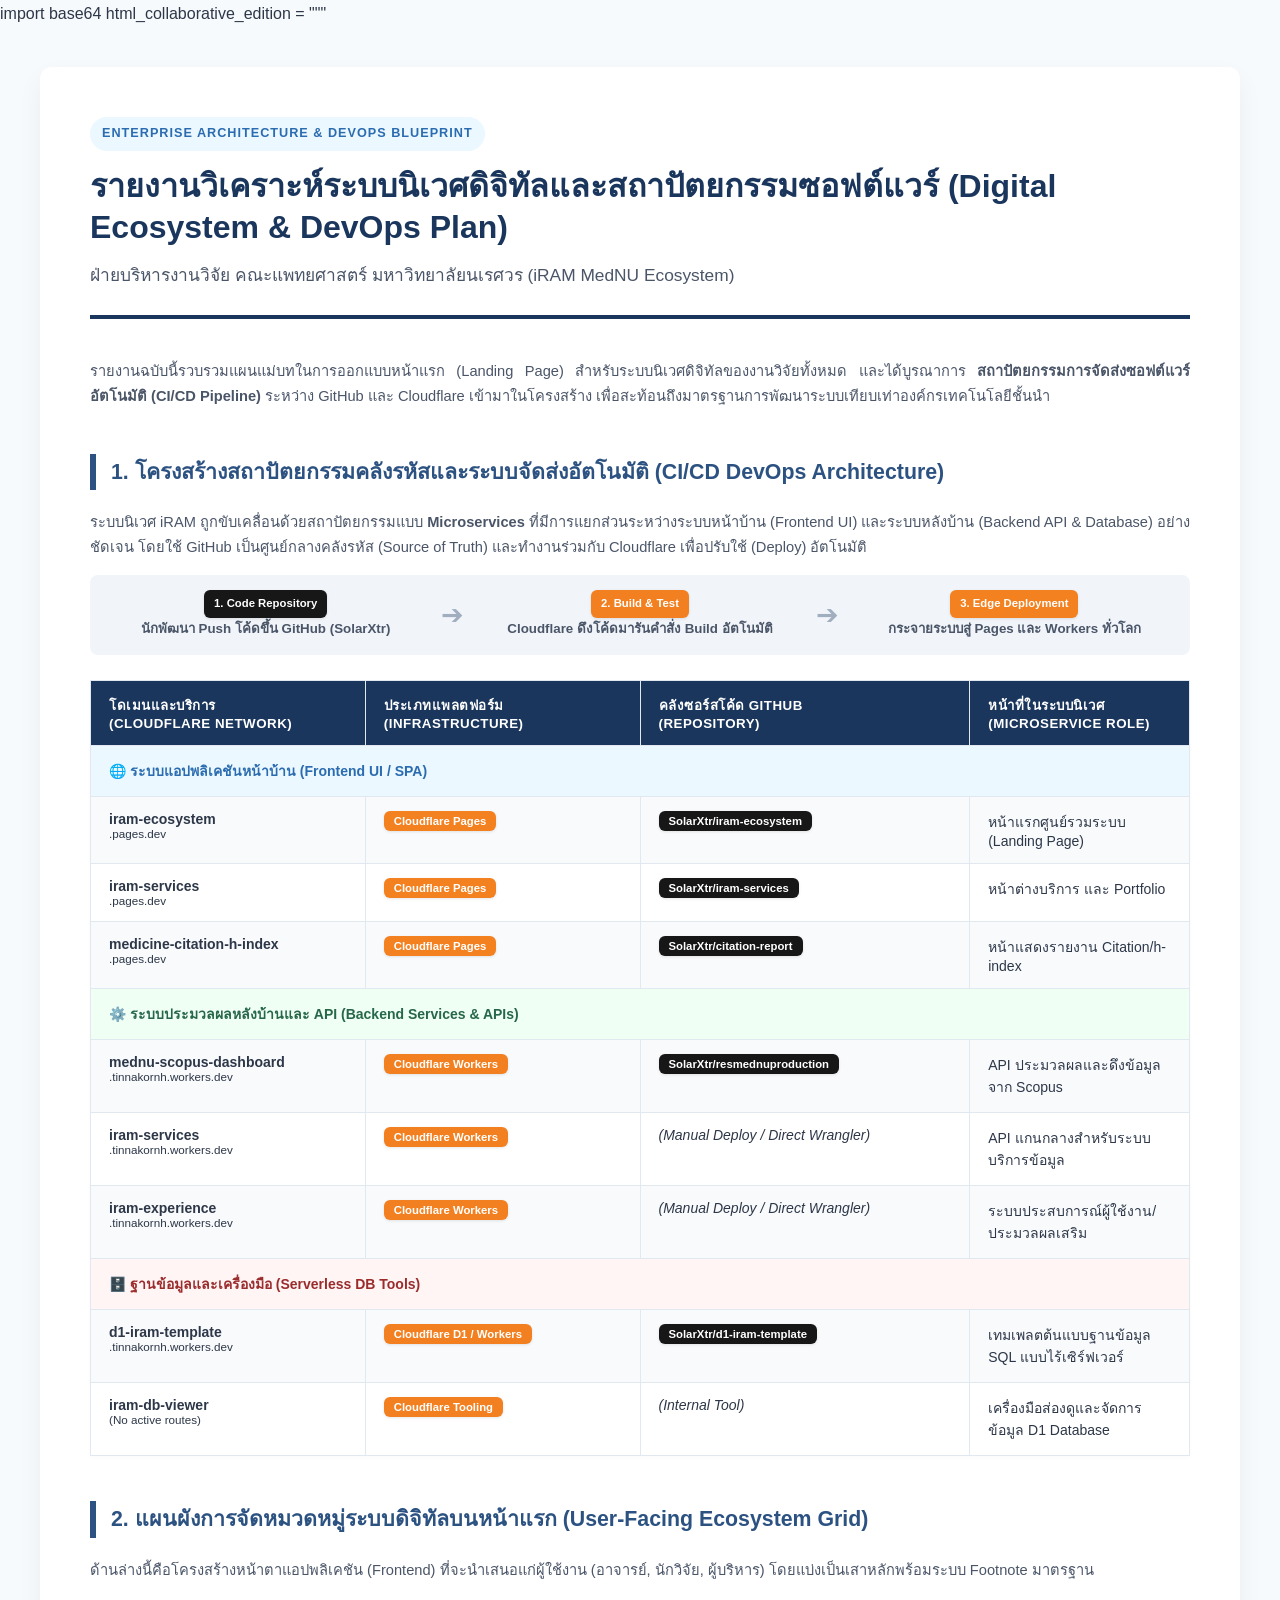
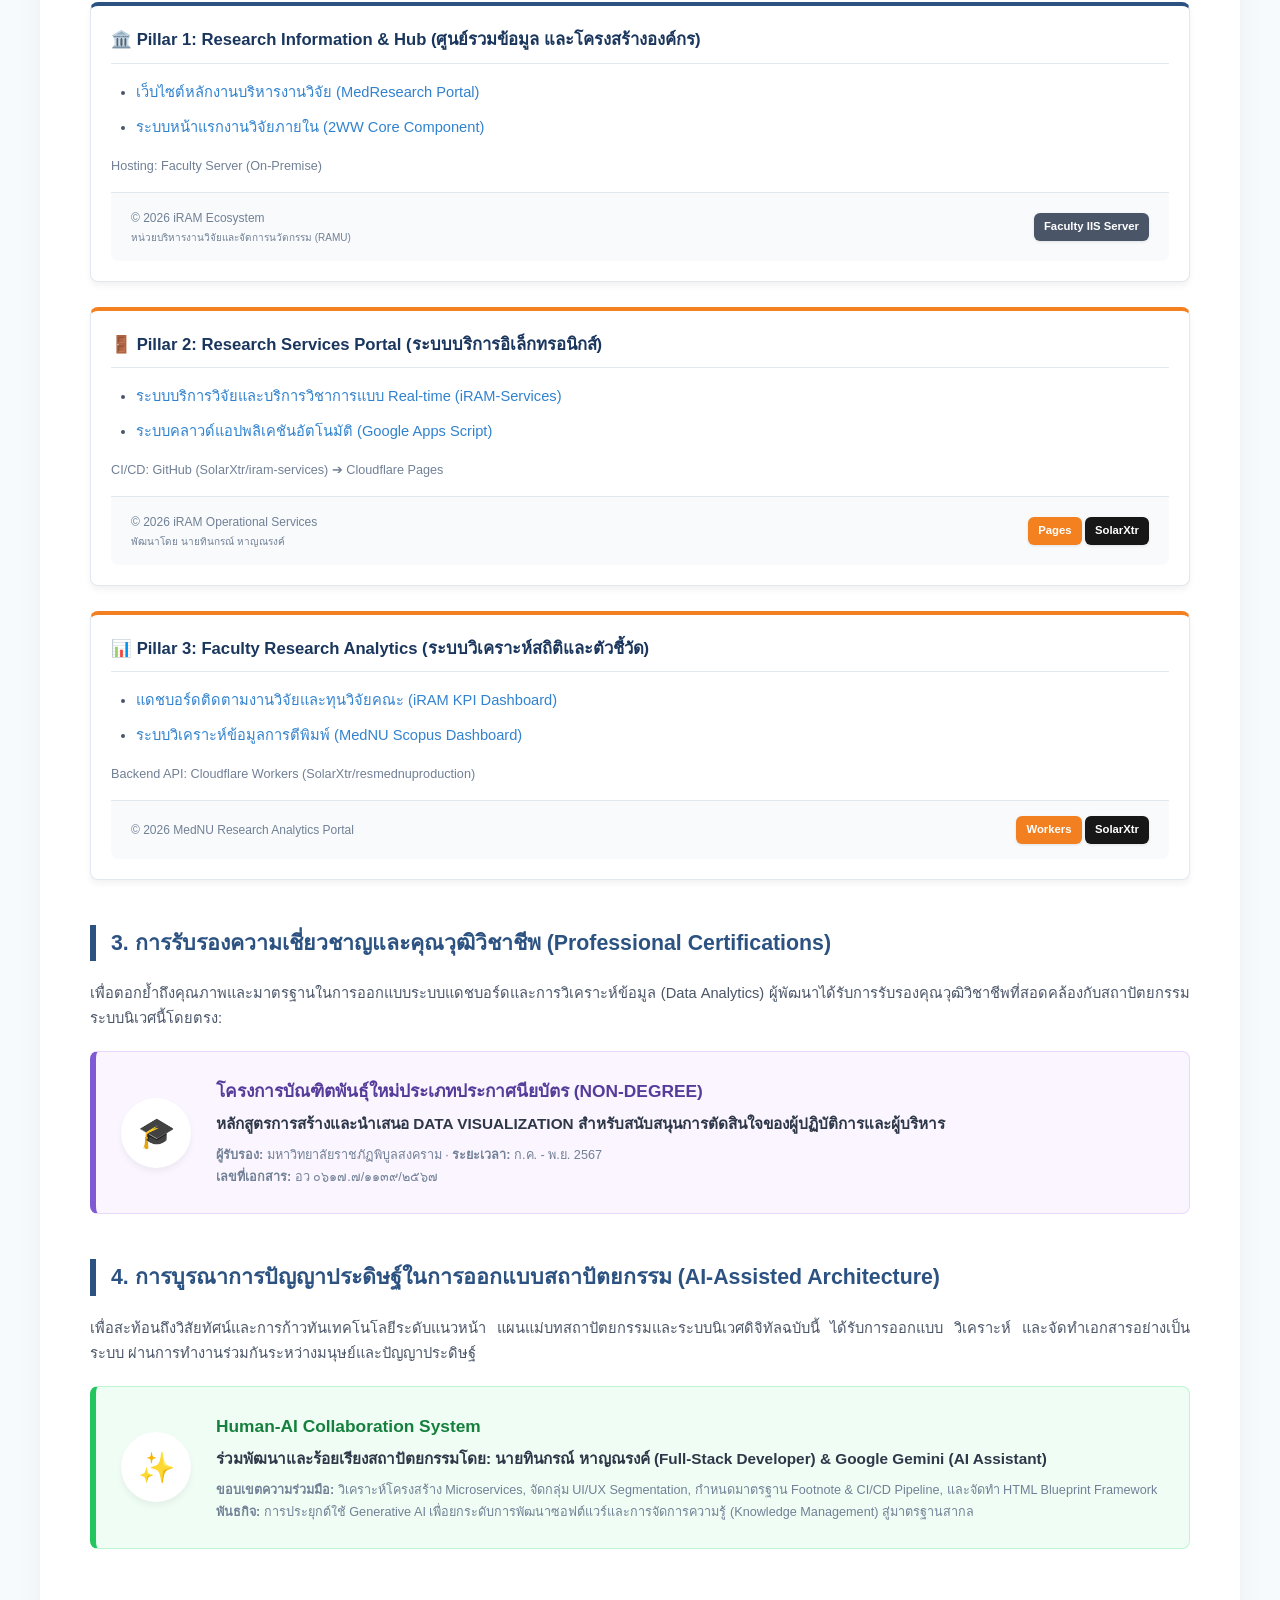
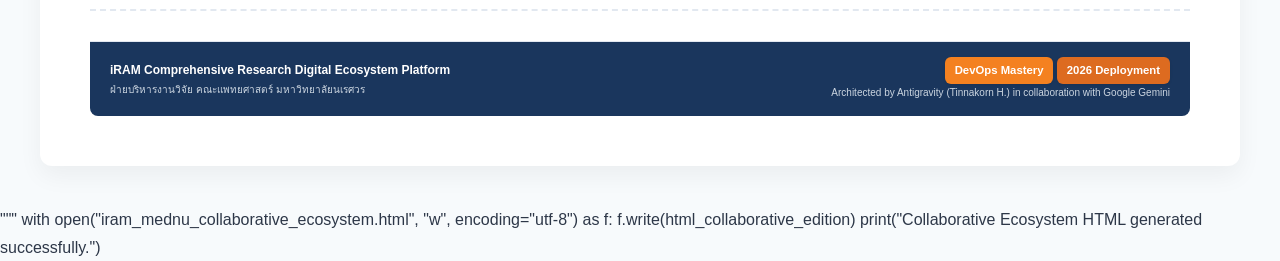
<file: iram_mednu_certified_ecosystem.html>
import base64

html_collaborative_edition = """<!DOCTYPE html>
<html lang="th">
<head>
    <meta charset="UTF-8">
    <meta name="viewport" content="width=device-width, initial-scale=1.0">
    <title>รายงานการวิเคราะห์ระบบสารสนเทศและแผนการจัดทำ Landing Page - iRAM MedNU (AI Collaborative Edition)</title>
    <style>
        *, *::before, *::after { box-sizing: border-box; }
        body {
            font-family: 'Segoe UI', Tahoma, Geneva, Verdana, sans-serif, 'Helvetica Neue', Helvetica, Arial, sans-serif;
            line-height: 1.7;
            color: #2d3748;
            background-color: #f7fafc;
            margin: 0;
            padding: 0;
        }
        .container {
            max-width: 1200px;
            margin: 40px auto;
            background-color: #ffffff;
            padding: 50px;
            border-radius: 12px;
            box-shadow: 0 10px 25px rgba(0,0,0,0.05);
        }
        header {
            border-bottom: 4px solid #1a365d;
            padding-bottom: 25px;
            margin-bottom: 40px;
        }
        .header-tag {
            background-color: #ebf8ff;
            color: #2b6cb0;
            display: inline-block;
            padding: 6px 12px;
            border-radius: 20px;
            font-size: 9.5pt;
            font-weight: bold;
            text-transform: uppercase;
            letter-spacing: 1px;
            margin-bottom: 15px;
        }
        h1 {
            color: #1a365d;
            font-size: 24pt;
            margin: 0 0 12px 0;
            line-height: 1.3;
        }
        .subtitle {
            font-size: 13pt;
            color: #4a5568;
            margin: 0;
            font-weight: 500;
        }
        h2 {
            color: #2c5282;
            font-size: 16pt;
            border-left: 6px solid #2c5282;
            padding-left: 15px;
            margin-top: 45px;
            margin-bottom: 20px;
        }
        h3 {
            color: #2d3748;
            font-size: 12.5pt;
            margin-top: 25px;
            margin-bottom: 12px;
            font-weight: 600;
        }
        p, li {
            font-size: 11pt;
            color: #4a5568;
            text-align: justify;
        }
        ul, ol {
            padding-left: 25px;
        }
        li {
            margin-bottom: 10px;
        }
        table {
            width: 100%;
            border-collapse: collapse;
            margin: 25px 0;
            font-size: 10.5pt;
            box-shadow: 0 2px 5px rgba(0,0,0,0.02);
        }
        th, td {
            border: 1px solid #e2e8f0;
            padding: 14px 18px;
            text-align: left;
            vertical-align: top;
        }
        th {
            background-color: #1a365d;
            color: #ffffff;
            font-weight: 600;
            text-transform: uppercase;
            font-size: 10pt;
            letter-spacing: 0.5px;
        }
        tr:nth-child(even) {
            background-color: #f8fafc;
        }
        .badge {
            display: inline-block;
            padding: 4px 10px;
            border-radius: 6px;
            font-size: 8.5pt;
            font-weight: bold;
            color: #ffffff;
            text-align: center;
            box-shadow: 0 1px 3px rgba(0,0,0,0.1);
        }
        .bg-nu { background-color: #dd6b20; }
        .bg-cloudflare { background-color: #f48120; }
        .bg-workers { background-color: #f38020; }
        .bg-github { background-color: #181717; }
        
        .recommendation-box {
            background-color: #f7fafc;
            border: 1px solid #e2e8f0;
            border-left: 5px solid #3182ce;
            padding: 25px;
            margin: 30px 0;
            border-radius: 4px;
        }
        .recommendation-box h3 {
            color: #2b6cb0;
            margin-top: 0;
        }
        .highlight-grid {
            display: block;
            margin: 20px 0;
        }
        .grid-item {
            background: #fff;
            border: 1px solid #e2e8f0;
            padding: 20px;
            border-radius: 8px;
            margin-bottom: 25px;
            border-top: 4px solid #2c5282;
            box-shadow: 0 4px 6px rgba(0,0,0,0.05);
        }
        .grid-item h4 {
            margin: 0 0 12px 0;
            color: #1a365d;
            font-size: 12.5pt;
            border-bottom: 1px solid #e2e8f0;
            padding-bottom: 8px;
        }
        .tech-list {
            margin-top: 5px;
            font-size: 9.5pt;
            color: #718096;
            margin-bottom: 15px;
        }
        .page-footer {
            display: flex;
            justify-content: space-between;
            align-items: center;
            padding: 15px 20px;
            color: #718096;
            font-size: 9pt;
            border-top: 1px solid #e2e8f0;
            background-color: #f8fafc;
            border-radius: 0 0 8px 8px;
        }
        .master-footer {
            margin-top: 60px;
            padding-top: 30px;
            border-top: 2px dashed #e2e8f0;
        }
        a {
            color: #3182ce;
            text-decoration: none;
            font-weight: 500;
        }
        a:hover {
            text-decoration: underline;
        }
        .devops-flow {
            display: flex;
            align-items: center;
            margin: 15px 0;
            padding: 15px;
            background: #f1f5f9;
            border-radius: 8px;
        }
        .devops-step {
            flex: 1;
            text-align: center;
            font-weight: 600;
            color: #4a5568;
        }
        .devops-arrow {
            font-size: 20pt;
            color: #a0aec0;
            padding: 0 15px;
        }
        .cert-container, .ai-container {
            display: flex;
            align-items: center;
            gap: 25px;
            padding: 25px;
            border-radius: 8px;
            margin: 20px 0;
        }
        .cert-container {
            background: #faf5ff;
            border: 1px solid #e9d8fd;
            border-left: 6px solid #805ad5;
        }
        .ai-container {
            background: #f0fdf4;
            border: 1px solid #bbf7d0;
            border-left: 6px solid #22c55e;
        }
        .cert-icon, .ai-icon {
            width: 70px;
            height: 70px;
            background: #ffffff;
            border-radius: 50%;
            display: flex;
            align-items: center;
            justify-content: center;
            font-size: 30px;
            box-shadow: 0 4px 6px rgba(0,0,0,0.05);
            flex-shrink: 0;
        }
    </style>
</head>
<body>

<div class="container">
    <header>
        <div class="header-tag">Enterprise Architecture & DevOps Blueprint</div>
        <h1>รายงานวิเคราะห์ระบบนิเวศดิจิทัลและสถาปัตยกรรมซอฟต์แวร์ (Digital Ecosystem & DevOps Plan)</h1>
        <div class="subtitle">ฝ่ายบริหารงานวิจัย คณะแพทยศาสตร์ มหาวิทยาลัยนเรศวร (iRAM MedNU Ecosystem)</div>
    </header>

    <section>
        <p>รายงานฉบับนี้รวบรวมแผนแม่บทในการออกแบบหน้าแรก (Landing Page) สำหรับระบบนิเวศดิจิทัลของงานวิจัยทั้งหมด และได้บูรณาการ <strong>สถาปัตยกรรมการจัดส่งซอฟต์แวร์อัตโนมัติ (CI/CD Pipeline)</strong> ระหว่าง GitHub และ Cloudflare เข้ามาในโครงสร้าง เพื่อสะท้อนถึงมาตรฐานการพัฒนาระบบเทียบเท่าองค์กรเทคโนโลยีชั้นนำ</p>
    </section>

    <section>
        <h2>1. โครงสร้างสถาปัตยกรรมคลังรหัสและระบบจัดส่งอัตโนมัติ (CI/CD DevOps Architecture)</h2>
        <p>ระบบนิเวศ iRAM ถูกขับเคลื่อนด้วยสถาปัตยกรรมแบบ <strong>Microservices</strong> ที่มีการแยกส่วนระหว่างระบบหน้าบ้าน (Frontend UI) และระบบหลังบ้าน (Backend API & Database) อย่างชัดเจน โดยใช้ GitHub เป็นศูนย์กลางคลังรหัส (Source of Truth) และทำงานร่วมกับ Cloudflare เพื่อปรับใช้ (Deploy) อัตโนมัติ</p>
        
        <div class="devops-flow">
            <div class="devops-step">
                <span class="badge bg-github">1. Code Repository</span><br>
                <small>นักพัฒนา Push โค้ดขึ้น GitHub (SolarXtr)</small>
            </div>
            <div class="devops-arrow">➔</div>
            <div class="devops-step">
                <span class="badge bg-workers">2. Build & Test</span><br>
                <small>Cloudflare ดึงโค้ดมารันคำสั่ง Build อัตโนมัติ</small>
            </div>
            <div class="devops-arrow">➔</div>
            <div class="devops-step">
                <span class="badge bg-cloudflare">3. Edge Deployment</span><br>
                <small>กระจายระบบสู่ Pages และ Workers ทั่วโลก</small>
            </div>
        </div>

        <table>
            <thead>
                <tr>
                    <th style="width: 25%;">โดเมนและบริการ<br>(Cloudflare Network)</th>
                    <th style="width: 25%;">ประเภทแพลตฟอร์ม<br>(Infrastructure)</th>
                    <th style="width: 30%;">คลังซอร์สโค้ด GitHub<br>(Repository)</th>
                    <th style="width: 20%;">หน้าที่ในระบบนิเวศ<br>(Microservice Role)</th>
                </tr>
            </thead>
            <tbody>
                <tr style="background-color: #ebf8ff;">
                    <td colspan="4" style="font-weight:bold; color:#2b6cb0;">🌐 ระบบแอปพลิเคชันหน้าบ้าน (Frontend UI / SPA)</td>
                </tr>
                <tr>
                    <td><strong>iram-ecosystem</strong><br><small>.pages.dev</small></td>
                    <td><span class="badge bg-cloudflare">Cloudflare Pages</span></td>
                    <td><span class="badge bg-github">SolarXtr/iram-ecosystem</span></td>
                    <td>หน้าแรกศูนย์รวมระบบ (Landing Page)</td>
                </tr>
                <tr>
                    <td><strong>iram-services</strong><br><small>.pages.dev</small></td>
                    <td><span class="badge bg-cloudflare">Cloudflare Pages</span></td>
                    <td><span class="badge bg-github">SolarXtr/iram-services</span></td>
                    <td>หน้าต่างบริการ และ Portfolio</td>
                </tr>
                <tr>
                    <td><strong>medicine-citation-h-index</strong><br><small>.pages.dev</small></td>
                    <td><span class="badge bg-cloudflare">Cloudflare Pages</span></td>
                    <td><span class="badge bg-github">SolarXtr/citation-report</span></td>
                    <td>หน้าแสดงรายงาน Citation/h-index</td>
                </tr>

                <tr style="background-color: #f0fff4;">
                    <td colspan="4" style="font-weight:bold; color:#276749;">⚙️ ระบบประมวลผลหลังบ้านและ API (Backend Services & APIs)</td>
                </tr>
                <tr>
                    <td><strong>mednu-scopus-dashboard</strong><br><small>.tinnakornh.workers.dev</small></td>
                    <td><span class="badge bg-workers">Cloudflare Workers</span></td>
                    <td><span class="badge bg-github">SolarXtr/resmednuproduction</span></td>
                    <td>API ประมวลผลและดึงข้อมูลจาก Scopus</td>
                </tr>
                <tr>
                    <td><strong>iram-services</strong><br><small>.tinnakornh.workers.dev</small></td>
                    <td><span class="badge bg-workers">Cloudflare Workers</span></td>
                    <td><em>(Manual Deploy / Direct Wrangler)</em></td>
                    <td>API แกนกลางสำหรับระบบบริการข้อมูล</td>
                </tr>
                <tr>
                    <td><strong>iram-experience</strong><br><small>.tinnakornh.workers.dev</small></td>
                    <td><span class="badge bg-workers">Cloudflare Workers</span></td>
                    <td><em>(Manual Deploy / Direct Wrangler)</em></td>
                    <td>ระบบประสบการณ์ผู้ใช้งาน/ประมวลผลเสริม</td>
                </tr>

                <tr style="background-color: #fff5f5;">
                    <td colspan="4" style="font-weight:bold; color:#9b2c2c;">🗄️ ฐานข้อมูลและเครื่องมือ (Serverless DB Tools)</td>
                </tr>
                <tr>
                    <td><strong>d1-iram-template</strong><br><small>.tinnakornh.workers.dev</small></td>
                    <td><span class="badge bg-workers">Cloudflare D1 / Workers</span></td>
                    <td><span class="badge bg-github">SolarXtr/d1-iram-template</span></td>
                    <td>เทมเพลตต้นแบบฐานข้อมูล SQL แบบไร้เซิร์ฟเวอร์</td>
                </tr>
                <tr>
                    <td><strong>iram-db-viewer</strong><br><small>(No active routes)</small></td>
                    <td><span class="badge bg-workers">Cloudflare Tooling</span></td>
                    <td><em>(Internal Tool)</em></td>
                    <td>เครื่องมือส่องดูและจัดการข้อมูล D1 Database</td>
                </tr>
            </tbody>
        </table>
    </section>

    <section>
        <h2>2. แผนผังการจัดหมวดหมู่ระบบดิจิทัลบนหน้าแรก (User-Facing Ecosystem Grid)</h2>
        <p>ด้านล่างนี้คือโครงสร้างหน้าตาแอปพลิเคชัน (Frontend) ที่จะนำเสนอแก่ผู้ใช้งาน (อาจารย์, นักวิจัย, ผู้บริหาร) โดยแบ่งเป็นเสาหลักพร้อมระบบ Footnote มาตรฐาน</p>
        
        <div class="highlight-grid">
            <div class="grid-item">
                <h4>🏛️ Pillar 1: Research Information & Hub (ศูนย์รวมข้อมูล และโครงสร้างองค์กร)</h4>
                <ul>
                    <li><a href="http://med.nu.ac.th/medresearch/" target="_blank">เว็บไซต์หลักงานบริหารงานวิจัย (MedResearch Portal)</a></li>
                    <li><a href="https://med.nu.ac.th/medresearch/2ww/home/main.php" target="_blank">ระบบหน้าแรกงานวิจัยภายใน (2WW Core Component)</a></li>
                </ul>
                <div class="tech-list">Hosting: Faculty Server (On-Premise)</div>
                <div class="page-footer">
                    <div>© 2026 iRAM Ecosystem<br><small>หน่วยบริหารงานวิจัยและจัดการนวัตกรรม (RAMU)</small></div>
                    <div style="text-align: right;"><span class="badge bg-nu" style="background:#4a5568;">Faculty IIS Server</span></div>
                </div>
            </div>
            
            <div class="grid-item" style="border-top-color: #f48120;">
                <h4>🚪 Pillar 2: Research Services Portal (ระบบบริการอิเล็กทรอนิกส์)</h4>
                <ul>
                    <li><a href="https://iram-services.pages.dev/dashboard" target="_blank">ระบบบริการวิจัยและบริการวิชาการแบบ Real-time (iRAM-Services)</a></li>
                    <li><a href="https://script.google.com/a/nu.ac.th/macros/..." target="_blank">ระบบคลาวด์แอปพลิเคชันอัตโนมัติ (Google Apps Script)</a></li>
                </ul>
                <div class="tech-list">CI/CD: GitHub (SolarXtr/iram-services) ➔ Cloudflare Pages</div>
                <div class="page-footer">
                    <div>© 2026 iRAM Operational Services<br><small>พัฒนาโดย นายทินกรณ์ หาญณรงค์</small></div>
                    <div style="text-align: right;"><span class="badge bg-cloudflare">Pages</span> <span class="badge bg-github">SolarXtr</span></div>
                </div>
            </div>
            
            <div class="grid-item" style="border-top-color: #f38020;">
                <h4>📊 Pillar 3: Faculty Research Analytics (ระบบวิเคราะห์สถิติและตัวชี้วัด)</h4>
                <ul>
                    <li><a href="https://med.nu.ac.th/medresearch/sub-ram-u/kpidashboard/iram-kpi-dashboard.html" target="_blank">แดชบอร์ดติดตามงานวิจัยและทุนวิจัยคณะ (iRAM KPI Dashboard)</a></li>
                    <li><a href="https://mednu-scopus-dashboard.tinnakornh.workers.dev" target="_blank">ระบบวิเคราะห์ข้อมูลการตีพิมพ์ (MedNU Scopus Dashboard)</a></li>
                </ul>
                <div class="tech-list">Backend API: Cloudflare Workers (SolarXtr/resmednuproduction)</div>
                <div class="page-footer">
                    <div>© 2026 MedNU Research Analytics Portal</div>
                    <div style="text-align: right;"><span class="badge bg-workers">Workers</span> <span class="badge bg-github">SolarXtr</span></div>
                </div>
            </div>
        </div>
    </section>

    <section>
        <h2>3. การรับรองความเชี่ยวชาญและคุณวุฒิวิชาชีพ (Professional Certifications)</h2>
        <p>เพื่อตอกย้ำถึงคุณภาพและมาตรฐานในการออกแบบระบบแดชบอร์ดและการวิเคราะห์ข้อมูล (Data Analytics) ผู้พัฒนาได้รับการรับรองคุณวุฒิวิชาชีพที่สอดคล้องกับสถาปัตยกรรมระบบนิเวศนี้โดยตรง:</p>
        
        <div class="cert-container">
            <div class="cert-icon">🎓</div>
            <div>
                <h4 style="margin: 0 0 5px 0; color: #553c9a; font-size: 13pt;">โครงการบัณฑิตพันธุ์ใหม่ประเภทประกาศนียบัตร (NON-DEGREE)</h4>
                <p style="margin: 0; font-weight: 600; color: #2d3748; font-size: 11.5pt;">หลักสูตรการสร้างและนำเสนอ DATA VISUALIZATION สำหรับสนับสนุนการตัดสินใจของผู้ปฏิบัติการและผู้บริหาร</p>
                <div style="margin-top: 8px; font-size: 9.5pt; color: #718096;">
                    <strong>ผู้รับรอง:</strong> มหาวิทยาลัยราชภัฏพิบูลสงคราม · <strong>ระยะเวลา:</strong> ก.ค. - พ.ย. 2567<br>
                    <strong>เลขที่เอกสาร:</strong> อว ๐๖๑๗.๗/๑๑๓๙/๒๕๖๗
                </div>
            </div>
        </div>
    </section>

    <section>
        <h2>4. การบูรณาการปัญญาประดิษฐ์ในการออกแบบสถาปัตยกรรม (AI-Assisted Architecture)</h2>
        <p>เพื่อสะท้อนถึงวิสัยทัศน์และการก้าวทันเทคโนโลยีระดับแนวหน้า แผนแม่บทสถาปัตยกรรมและระบบนิเวศดิจิทัลฉบับนี้ ได้รับการออกแบบ วิเคราะห์ และจัดทำเอกสารอย่างเป็นระบบ ผ่านการทำงานร่วมกันระหว่างมนุษย์และปัญญาประดิษฐ์</p>
        
        <div class="ai-container">
            <div class="ai-icon">✨</div>
            <div>
                <h4 style="margin: 0 0 5px 0; color: #15803d; font-size: 13pt;">Human-AI Collaboration System</h4>
                <p style="margin: 0; font-weight: 600; color: #2d3748; font-size: 11.5pt;">ร่วมพัฒนาและร้อยเรียงสถาปัตยกรรมโดย: นายทินกรณ์ หาญณรงค์ (Full-Stack Developer) & Google Gemini (AI Assistant)</p>
                <div style="margin-top: 8px; font-size: 9.5pt; color: #718096;">
                    <strong>ขอบเขตความร่วมมือ:</strong> วิเคราะห์โครงสร้าง Microservices, จัดกลุ่ม UI/UX Segmentation, กำหนดมาตรฐาน Footnote & CI/CD Pipeline, และจัดทำ HTML Blueprint Framework<br>
                    <strong>พันธกิจ:</strong> การประยุกต์ใช้ Generative AI เพื่อยกระดับการพัฒนาซอฟต์แวร์และการจัดการความรู้ (Knowledge Management) สู่มาตรฐานสากล
                </div>
            </div>
        </div>
    </section>

    <!-- Master Footer -->
    <div class="master-footer">
        <div class="page-footer" style="background-color: #1a365d; color: #ffffff;">
            <div>
                <strong>iRAM Comprehensive Research Digital Ecosystem Platform</strong><br>
                <small style="color: #cbd5e0;">ฝ่ายบริหารงานวิจัย คณะแพทยศาสตร์ มหาวิทยาลัยนเรศวร</small>
            </div>
            <div style="text-align: right;">
                <span class="badge bg-cloudflare" style="background:#f48120;">DevOps Mastery</span>
                <span class="badge bg-nu" style="background:#dd6b20;">2026 Deployment</span><br>
                <small style="color: #cbd5e0;">Architected by Antigravity (Tinnakorn H.) in collaboration with Google Gemini</small>
            </div>
        </div>
    </div>
</div>

</body>
</html>
"""

with open("iram_mednu_collaborative_ecosystem.html", "w", encoding="utf-8") as f:
    f.write(html_collaborative_edition)

print("Collaborative Ecosystem HTML generated successfully.")
</file>
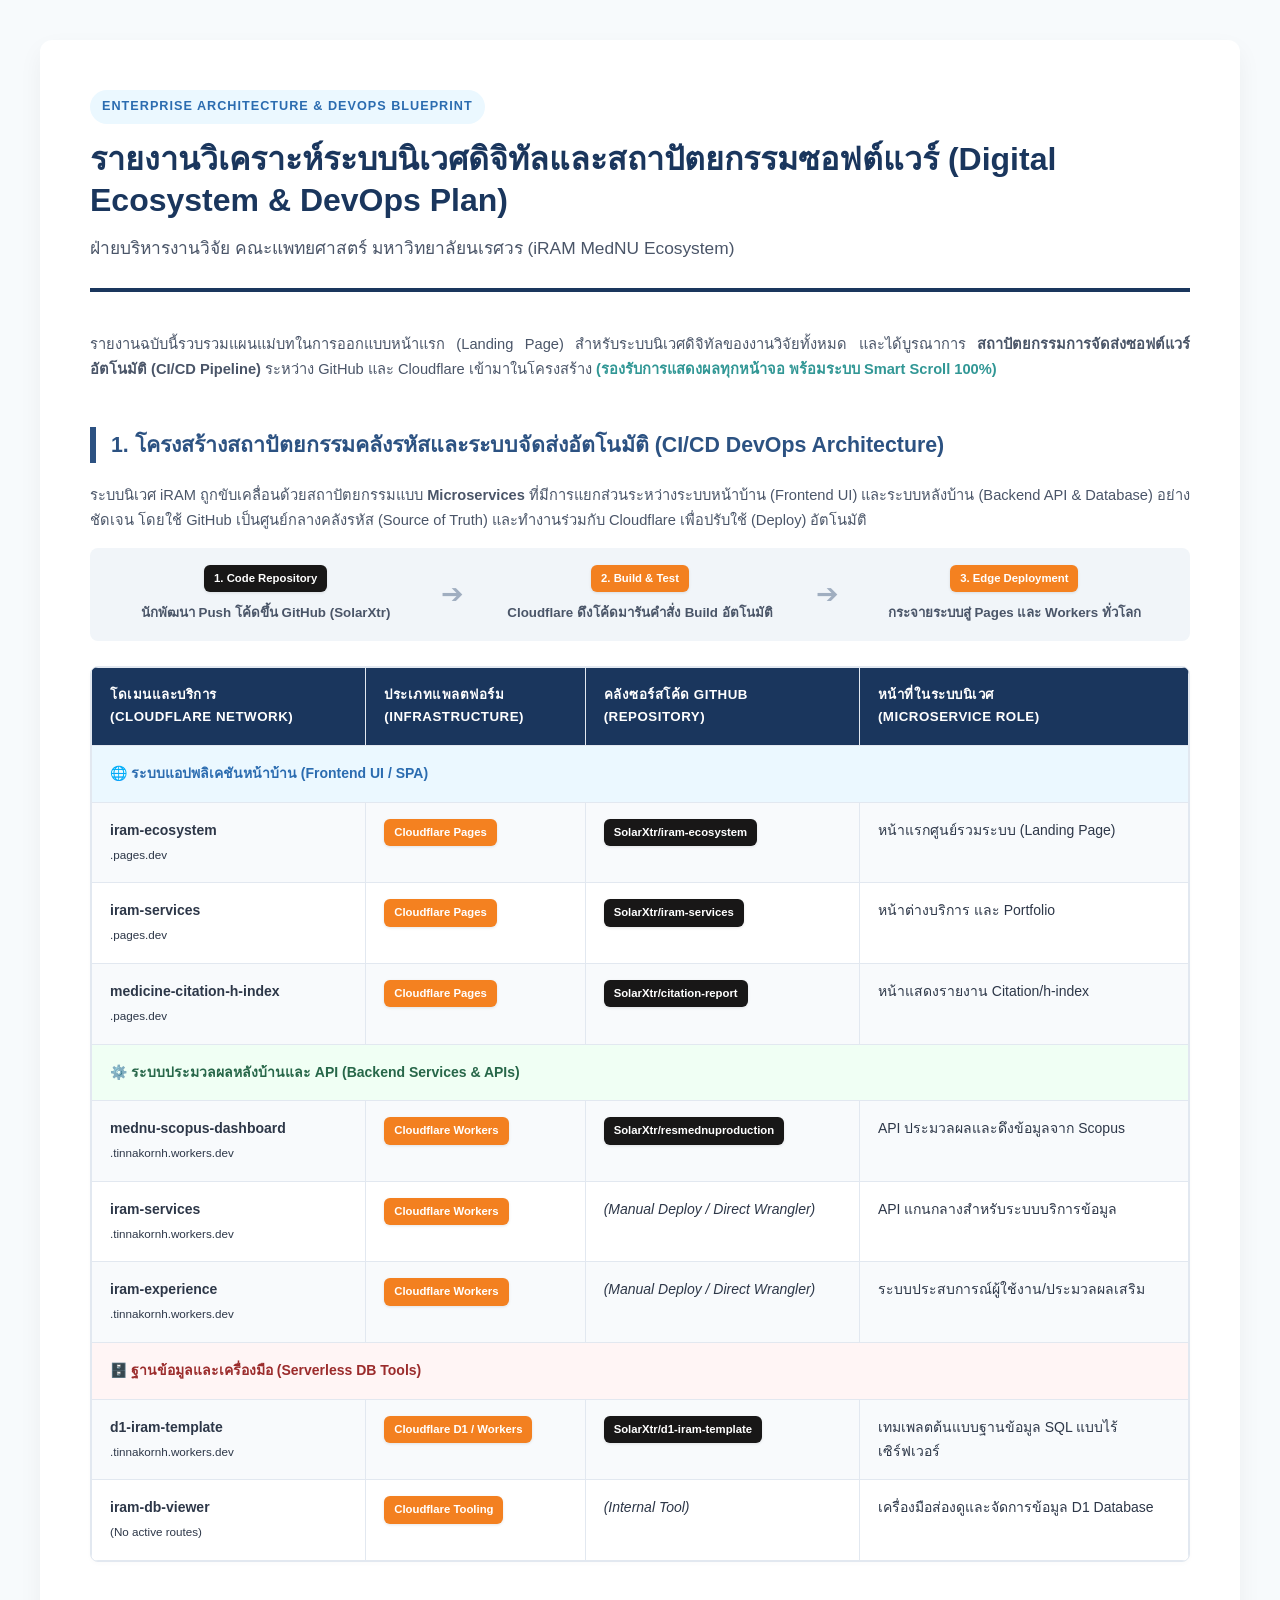
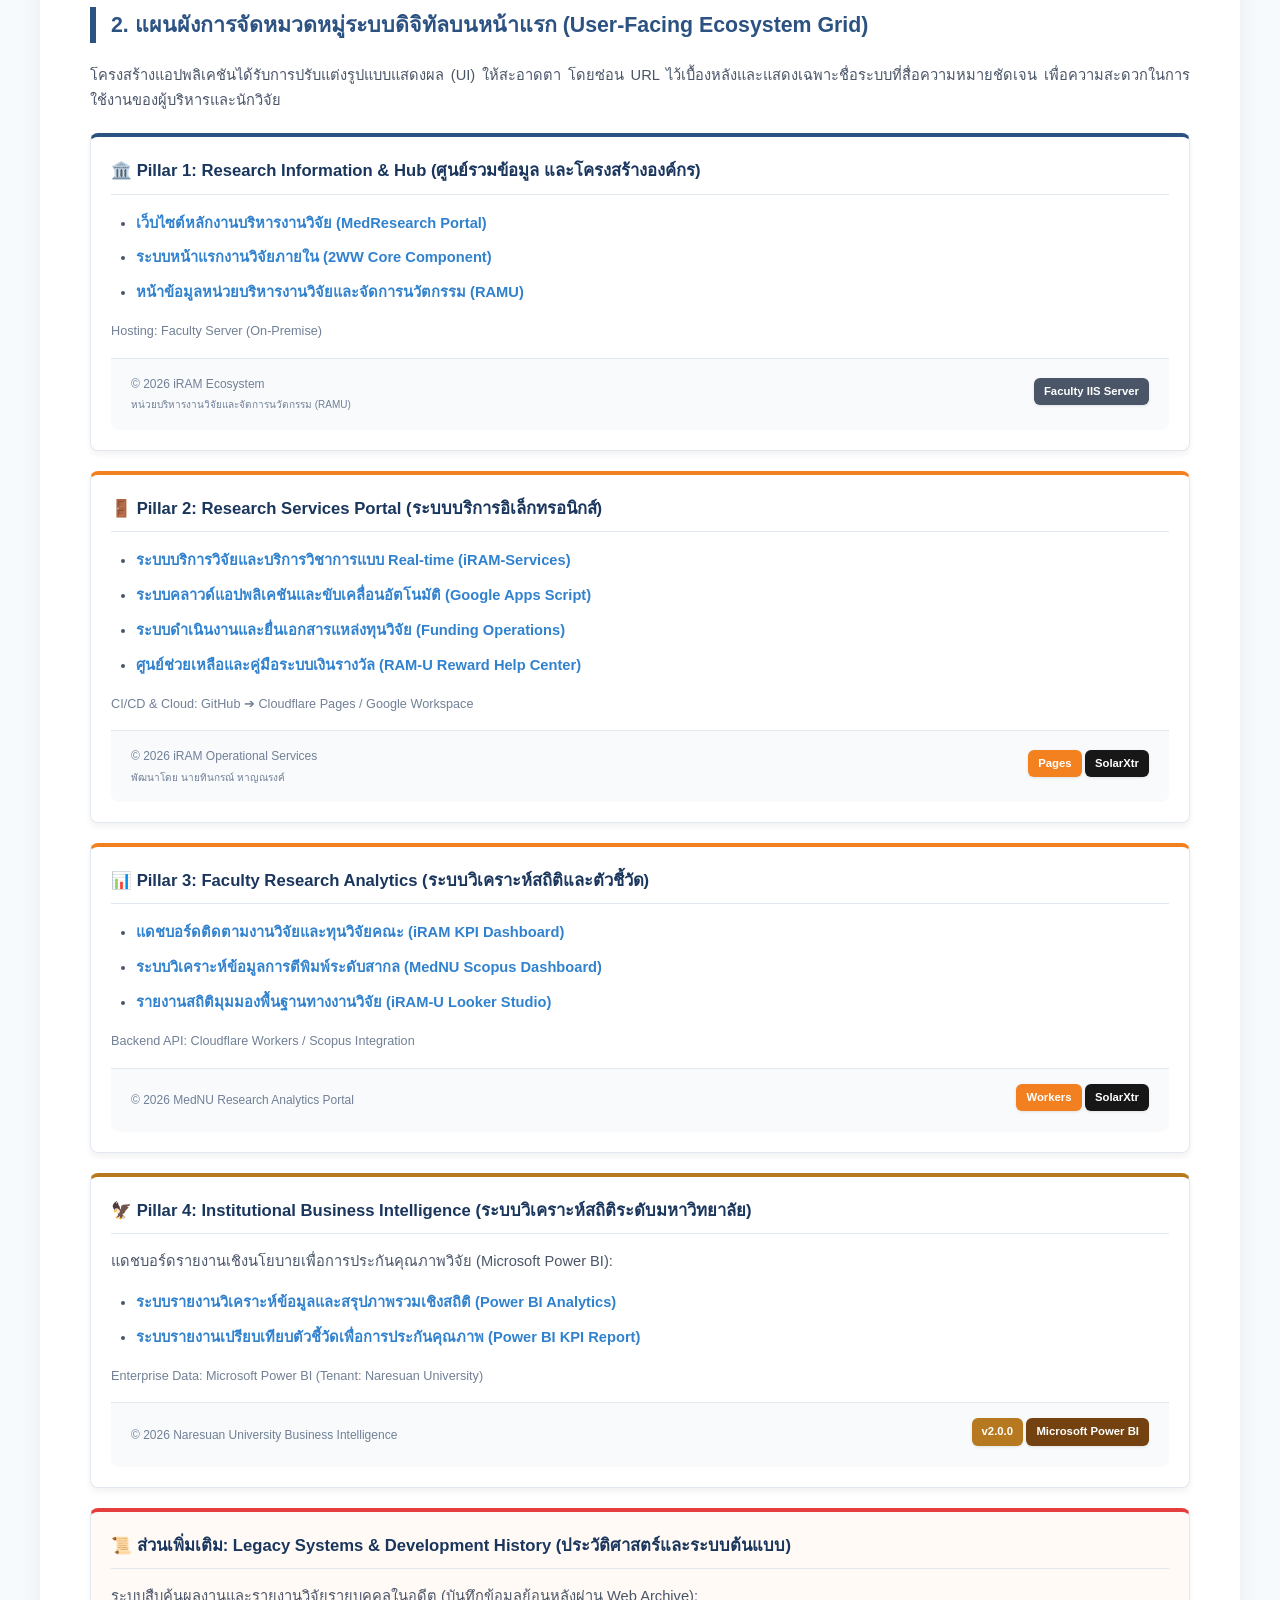
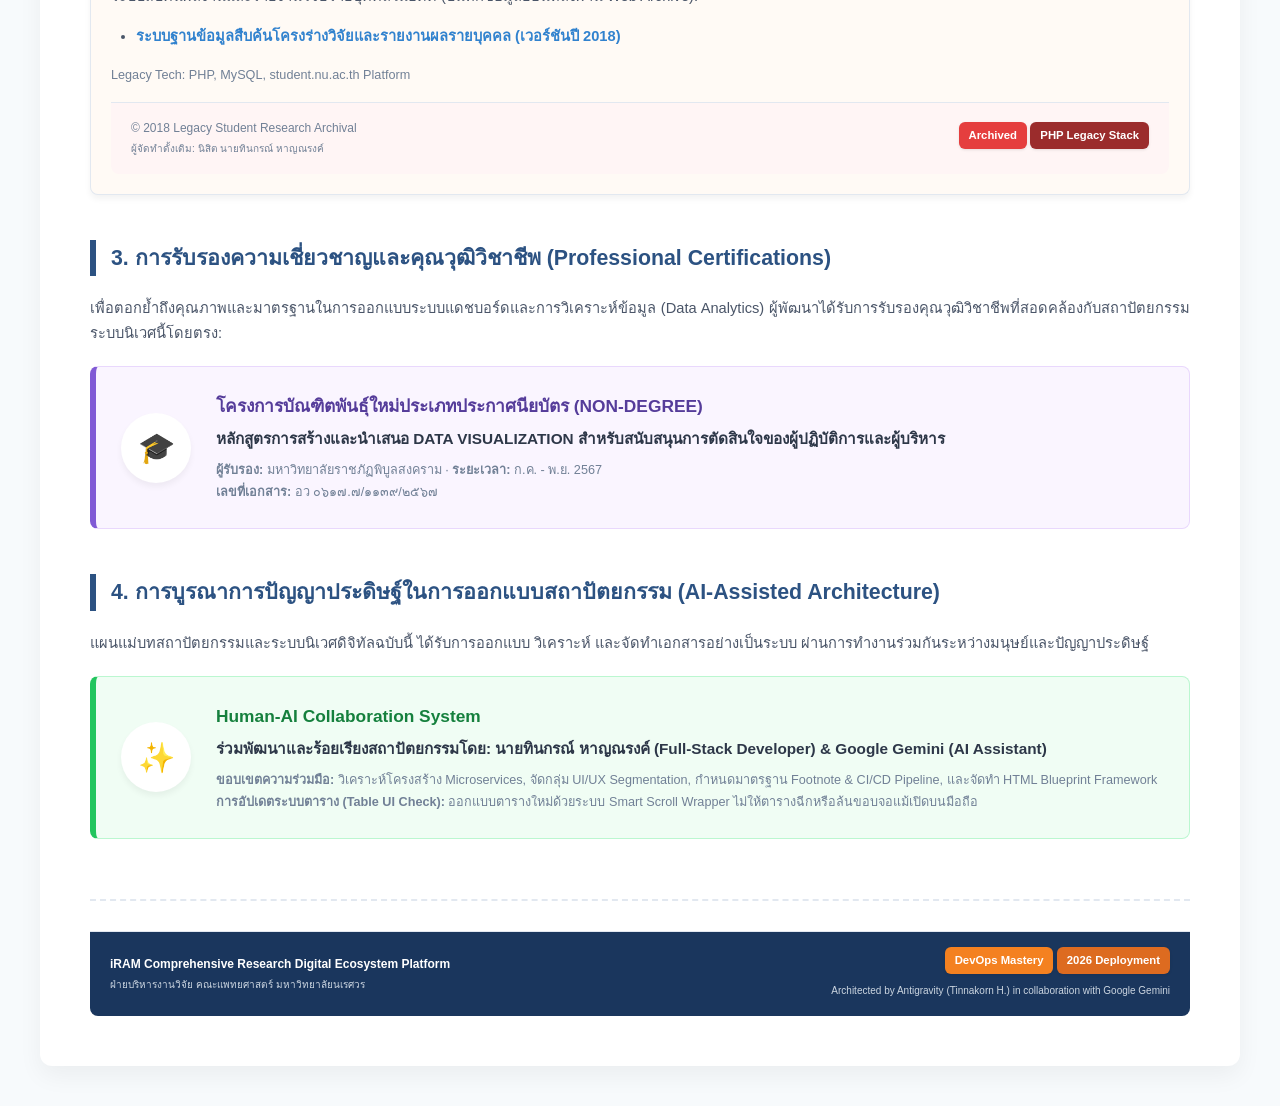
<file: iram_mednu_perfect_scroll_ecosystem.html>
<!DOCTYPE html>
<html lang="th">
<head>
    <meta charset="UTF-8">
    <meta name="viewport" content="width=device-width, initial-scale=1.0">
    <title>รายงานการวิเคราะห์ระบบสารสนเทศและแผนการจัดทำ Landing Page - iRAM MedNU (Perfect Scroll UI)</title>
    <style>
        *, *::before, *::after { box-sizing: border-box; }
        body {
            font-family: 'Segoe UI', Tahoma, Geneva, Verdana, sans-serif, 'Helvetica Neue', Helvetica, Arial, sans-serif;
            line-height: 1.7;
            color: #2d3748;
            background-color: #f7fafc;
            margin: 0;
            padding: 0;
        }
        .container {
            max-width: 1200px;
            margin: 40px auto;
            background-color: #ffffff;
            padding: 50px;
            border-radius: 12px;
            box-shadow: 0 10px 25px rgba(0,0,0,0.05);
        }
        header {
            border-bottom: 4px solid #1a365d;
            padding-bottom: 25px;
            margin-bottom: 40px;
        }
        .header-tag {
            background-color: #ebf8ff;
            color: #2b6cb0;
            display: inline-block;
            padding: 6px 12px;
            border-radius: 20px;
            font-size: 9.5pt;
            font-weight: bold;
            text-transform: uppercase;
            letter-spacing: 1px;
            margin-bottom: 15px;
        }
        h1 {
            color: #1a365d;
            font-size: 24pt;
            margin: 0 0 12px 0;
            line-height: 1.3;
        }
        .subtitle {
            font-size: 13pt;
            color: #4a5568;
            margin: 0;
            font-weight: 500;
        }
        h2 {
            color: #2c5282;
            font-size: 16pt;
            border-left: 6px solid #2c5282;
            padding-left: 15px;
            margin-top: 45px;
            margin-bottom: 20px;
        }
        h3 {
            color: #2d3748;
            font-size: 12.5pt;
            margin-top: 25px;
            margin-bottom: 12px;
            font-weight: 600;
        }
        p, li {
            font-size: 11pt;
            color: #4a5568;
            text-align: justify;
        }
        ul, ol {
            padding-left: 25px;
        }
        li {
            margin-bottom: 10px;
        }

        /* -------------------------------------------
           [FIXED] TABLE SCROLL & RESPONSIVE DESIGN 
           ------------------------------------------- */
        .table-responsive {
            width: 100%;
            display: block; /* สำคัญมาก: บังคับให้กล่องหุ้มทำงานเป็น Block เพื่อกักพื้นที่ */
            overflow-x: auto;
            -webkit-overflow-scrolling: touch; /* ให้เลื่อนบนมือถือได้ลื่นไหล */
            margin: 25px 0;
            border: 1px solid #e2e8f0;
            border-radius: 8px;
            background-color: #fff;
            box-shadow: 0 2px 5px rgba(0,0,0,0.02);
        }
        /* ปรับแต่ง Scrollbar ให้ผู้ใช้สังเกตเห็นว่าเลื่อนซ้าย-ขวาได้ */
        .table-responsive::-webkit-scrollbar {
            height: 10px;
        }
        .table-responsive::-webkit-scrollbar-track {
            background: #f1f5f9; 
            border-radius: 0 0 8px 8px;
        }
        .table-responsive::-webkit-scrollbar-thumb {
            background: #cbd5e0; 
            border-radius: 10px;
        }
        .table-responsive::-webkit-scrollbar-thumb:hover {
            background: #a0aec0; 
        }

        table {
            width: 100%;
            border-collapse: collapse;
            font-size: 10.5pt;
            min-width: 950px; /* บังคับความกว้างขั้นต่ำ เพื่อไม่ให้คอลัมน์บีบจนเละ */
        }
        th, td {
            border: 1px solid #e2e8f0;
            padding: 16px 18px;
            text-align: left;
            vertical-align: top;
            word-break: break-word; /* ป้องกันคำยาวๆ ดันตารางแตก */
        }
        th {
            background-color: #1a365d;
            color: #ffffff;
            font-weight: 600;
            text-transform: uppercase;
            font-size: 10pt;
            letter-spacing: 0.5px;
            white-space: nowrap; /* ไม่ให้หัวตารางตัดบรรทัด */
        }
        tr:nth-child(even) {
            background-color: #f8fafc;
        }
        /* ------------------------------------------- */

        .badge {
            display: inline-block;
            padding: 4px 10px;
            border-radius: 6px;
            font-size: 8.5pt;
            font-weight: bold;
            color: #ffffff;
            text-align: center;
            box-shadow: 0 1px 3px rgba(0,0,0,0.1);
            margin-bottom: 6px;
            word-break: break-all; /* ป้องกัน URL ใน badge ล้น */
            white-space: normal;
        }
        .bg-nu { background-color: #dd6b20; }
        .bg-cloudflare { background-color: #f48120; }
        .bg-workers { background-color: #f38020; }
        .bg-github { background-color: #181717; }
        .bg-legacy { background-color: #e53e3e; }
        .bg-pbi { background-color: #b7791f; }
        
        .recommendation-box {
            background-color: #f7fafc;
            border: 1px solid #e2e8f0;
            border-left: 5px solid #3182ce;
            padding: 25px;
            margin: 30px 0;
            border-radius: 4px;
        }
        .recommendation-box h3 {
            color: #2b6cb0;
            margin-top: 0;
        }
        .highlight-grid {
            display: grid;
            grid-template-columns: 1fr;
            gap: 20px;
            margin: 20px 0;
        }
        .grid-item {
            background: #fff;
            border: 1px solid #e2e8f0;
            padding: 20px;
            border-radius: 8px;
            border-top: 4px solid #2c5282;
            box-shadow: 0 4px 6px rgba(0,0,0,0.05);
        }
        .grid-item h4 {
            margin: 0 0 12px 0;
            color: #1a365d;
            font-size: 12.5pt;
            border-bottom: 1px solid #e2e8f0;
            padding-bottom: 8px;
        }
        .tech-list {
            margin-top: 5px;
            font-size: 9.5pt;
            color: #718096;
            margin-bottom: 15px;
        }
        .page-footer {
            display: flex;
            justify-content: space-between;
            align-items: center;
            padding: 15px 20px;
            color: #718096;
            font-size: 9pt;
            border-top: 1px solid #e2e8f0;
            background-color: #f8fafc;
            border-radius: 0 0 8px 8px;
            flex-wrap: wrap;
            gap: 10px;
        }
        .master-footer {
            margin-top: 60px;
            padding-top: 30px;
            border-top: 2px dashed #e2e8f0;
        }
        a {
            color: #3182ce;
            text-decoration: none;
            font-weight: 600;
            word-break: break-word;
        }
        a:hover {
            text-decoration: underline;
            color: #2c5282;
        }
        .devops-flow {
            display: flex;
            align-items: center;
            margin: 15px 0;
            padding: 15px;
            background: #f1f5f9;
            border-radius: 8px;
        }
        .devops-step {
            flex: 1;
            text-align: center;
            font-weight: 600;
            color: #4a5568;
        }
        .devops-arrow {
            font-size: 20pt;
            color: #a0aec0;
            padding: 0 15px;
        }
        .cert-container, .ai-container {
            display: flex;
            align-items: center;
            gap: 25px;
            padding: 25px;
            border-radius: 8px;
            margin: 20px 0;
        }
        .cert-container {
            background: #faf5ff;
            border: 1px solid #e9d8fd;
            border-left: 6px solid #805ad5;
        }
        .ai-container {
            background: #f0fdf4;
            border: 1px solid #bbf7d0;
            border-left: 6px solid #22c55e;
        }
        .cert-icon, .ai-icon {
            width: 70px;
            height: 70px;
            background: #ffffff;
            border-radius: 50%;
            display: flex;
            align-items: center;
            justify-content: center;
            font-size: 30px;
            box-shadow: 0 4px 6px rgba(0,0,0,0.05);
            flex-shrink: 0;
        }

        /* --- Responsive Media Queries --- */
        @media screen and (max-width: 768px) {
            .container {
                margin: 20px 10px;
                padding: 25px 20px;
            }
            h1 {
                font-size: 20pt;
            }
            h2 {
                font-size: 15pt;
            }
            .devops-flow {
                flex-direction: column;
            }
            .devops-arrow {
                transform: rotate(90deg);
                padding: 10px 0;
            }
            .page-footer, .master-footer .page-footer {
                flex-direction: column;
                text-align: center;
            }
            .page-footer > div {
                text-align: center !important;
                width: 100%;
            }
            .cert-container, .ai-container {
                flex-direction: column;
                text-align: center;
            }
        }
    </style>
</head>
<body>

<div class="container">
    <header>
        <div class="header-tag">Enterprise Architecture & DevOps Blueprint</div>
        <h1>รายงานวิเคราะห์ระบบนิเวศดิจิทัลและสถาปัตยกรรมซอฟต์แวร์ (Digital Ecosystem & DevOps Plan)</h1>
        <div class="subtitle">ฝ่ายบริหารงานวิจัย คณะแพทยศาสตร์ มหาวิทยาลัยนเรศวร (iRAM MedNU Ecosystem)</div>
    </header>

    <section>
        <p>รายงานฉบับนี้รวบรวมแผนแม่บทในการออกแบบหน้าแรก (Landing Page) สำหรับระบบนิเวศดิจิทัลของงานวิจัยทั้งหมด และได้บูรณาการ <strong>สถาปัตยกรรมการจัดส่งซอฟต์แวร์อัตโนมัติ (CI/CD Pipeline)</strong> ระหว่าง GitHub และ Cloudflare เข้ามาในโครงสร้าง <span style="color: #319795; font-weight: bold;">(รองรับการแสดงผลทุกหน้าจอ พร้อมระบบ Smart Scroll 100%)</span></p>
    </section>

    <section>
        <h2>1. โครงสร้างสถาปัตยกรรมคลังรหัสและระบบจัดส่งอัตโนมัติ (CI/CD DevOps Architecture)</h2>
        <p>ระบบนิเวศ iRAM ถูกขับเคลื่อนด้วยสถาปัตยกรรมแบบ <strong>Microservices</strong> ที่มีการแยกส่วนระหว่างระบบหน้าบ้าน (Frontend UI) และระบบหลังบ้าน (Backend API & Database) อย่างชัดเจน โดยใช้ GitHub เป็นศูนย์กลางคลังรหัส (Source of Truth) และทำงานร่วมกับ Cloudflare เพื่อปรับใช้ (Deploy) อัตโนมัติ</p>
        
        <div class="devops-flow">
            <div class="devops-step">
                <span class="badge bg-github">1. Code Repository</span><br>
                <small>นักพัฒนา Push โค้ดขึ้น GitHub (SolarXtr)</small>
            </div>
            <div class="devops-arrow">➔</div>
            <div class="devops-step">
                <span class="badge bg-workers">2. Build & Test</span><br>
                <small>Cloudflare ดึงโค้ดมารันคำสั่ง Build อัตโนมัติ</small>
            </div>
            <div class="devops-arrow">➔</div>
            <div class="devops-step">
                <span class="badge bg-cloudflare">3. Edge Deployment</span><br>
                <small>กระจายระบบสู่ Pages และ Workers ทั่วโลก</small>
            </div>
        </div>

        <div class="table-responsive">
            <table>
                <thead>
                    <tr>
                        <th style="width: 25%;">โดเมนและบริการ<br>(Cloudflare Network)</th>
                        <th style="width: 20%;">ประเภทแพลตฟอร์ม<br>(Infrastructure)</th>
                        <th style="width: 25%;">คลังซอร์สโค้ด GITHUB<br>(Repository)</th>
                        <th style="width: 30%;">หน้าที่ในระบบนิเวศ<br>(Microservice Role)</th>
                    </tr>
                </thead>
                <tbody>
                    <tr style="background-color: #ebf8ff;">
                        <td colspan="4" style="font-weight:bold; color:#2b6cb0;">🌐 ระบบแอปพลิเคชันหน้าบ้าน (Frontend UI / SPA)</td>
                    </tr>
                    <tr>
                        <td><strong>iram-ecosystem</strong><br><small>.pages.dev</small></td>
                        <td><span class="badge bg-cloudflare">Cloudflare Pages</span></td>
                        <td><span class="badge bg-github">SolarXtr/iram-ecosystem</span></td>
                        <td>หน้าแรกศูนย์รวมระบบ (Landing Page)</td>
                    </tr>
                    <tr>
                        <td><strong>iram-services</strong><br><small>.pages.dev</small></td>
                        <td><span class="badge bg-cloudflare">Cloudflare Pages</span></td>
                        <td><span class="badge bg-github">SolarXtr/iram-services</span></td>
                        <td>หน้าต่างบริการ และ Portfolio</td>
                    </tr>
                    <tr>
                        <td><strong>medicine-citation-h-index</strong><br><small>.pages.dev</small></td>
                        <td><span class="badge bg-cloudflare">Cloudflare Pages</span></td>
                        <td><span class="badge bg-github">SolarXtr/citation-report</span></td>
                        <td>หน้าแสดงรายงาน Citation/h-index</td>
                    </tr>

                    <tr style="background-color: #f0fff4;">
                        <td colspan="4" style="font-weight:bold; color:#276749;">⚙️ ระบบประมวลผลหลังบ้านและ API (Backend Services & APIs)</td>
                    </tr>
                    <tr>
                        <td><strong>mednu-scopus-dashboard</strong><br><small>.tinnakornh.workers.dev</small></td>
                        <td><span class="badge bg-workers">Cloudflare Workers</span></td>
                        <td><span class="badge bg-github">SolarXtr/resmednuproduction</span></td>
                        <td>API ประมวลผลและดึงข้อมูลจาก Scopus</td>
                    </tr>
                    <tr>
                        <td><strong>iram-services</strong><br><small>.tinnakornh.workers.dev</small></td>
                        <td><span class="badge bg-workers">Cloudflare Workers</span></td>
                        <td><em>(Manual Deploy / Direct Wrangler)</em></td>
                        <td>API แกนกลางสำหรับระบบบริการข้อมูล</td>
                    </tr>
                    <tr>
                        <td><strong>iram-experience</strong><br><small>.tinnakornh.workers.dev</small></td>
                        <td><span class="badge bg-workers">Cloudflare Workers</span></td>
                        <td><em>(Manual Deploy / Direct Wrangler)</em></td>
                        <td>ระบบประสบการณ์ผู้ใช้งาน/ประมวลผลเสริม</td>
                    </tr>

                    <tr style="background-color: #fff5f5;">
                        <td colspan="4" style="font-weight:bold; color:#9b2c2c;">🗄️ ฐานข้อมูลและเครื่องมือ (Serverless DB Tools)</td>
                    </tr>
                    <tr>
                        <td><strong>d1-iram-template</strong><br><small>.tinnakornh.workers.dev</small></td>
                        <td><span class="badge bg-workers">Cloudflare D1 / Workers</span></td>
                        <td><span class="badge bg-github">SolarXtr/d1-iram-template</span></td>
                        <td>เทมเพลตต้นแบบฐานข้อมูล SQL แบบไร้เซิร์ฟเวอร์</td>
                    </tr>
                    <tr>
                        <td><strong>iram-db-viewer</strong><br><small>(No active routes)</small></td>
                        <td><span class="badge bg-workers">Cloudflare Tooling</span></td>
                        <td><em>(Internal Tool)</em></td>
                        <td>เครื่องมือส่องดูและจัดการข้อมูล D1 Database</td>
                    </tr>
                </tbody>
            </table>
        </div>
    </section>

    <section>
        <h2>2. แผนผังการจัดหมวดหมู่ระบบดิจิทัลบนหน้าแรก (User-Facing Ecosystem Grid)</h2>
        <p>โครงสร้างแอปพลิเคชันได้รับการปรับแต่งรูปแบบแสดงผล (UI) ให้สะอาดตา โดยซ่อน URL ไว้เบื้องหลังและแสดงเฉพาะชื่อระบบที่สื่อความหมายชัดเจน เพื่อความสะดวกในการใช้งานของผู้บริหารและนักวิจัย</p>
        
        <div class="highlight-grid">
            <!-- Pillar 1 -->
            <div class="grid-item">
                <h4>🏛️ Pillar 1: Research Information & Hub (ศูนย์รวมข้อมูล และโครงสร้างองค์กร)</h4>
                <ul>
                    <li><a href="http://med.nu.ac.th/medresearch/" target="_blank">เว็บไซต์หลักงานบริหารงานวิจัย (MedResearch Portal)</a></li>
                    <li><a href="https://med.nu.ac.th/medresearch/2ww/home/main.php" target="_blank">ระบบหน้าแรกงานวิจัยภายใน (2WW Core Component)</a></li>
                    <li><a href="https://med.nu.ac.th/medresearch/2ww/home/ramu.php" target="_blank">หน้าข้อมูลหน่วยบริหารงานวิจัยและจัดการนวัตกรรม (RAMU)</a></li>
                </ul>
                <div class="tech-list">Hosting: Faculty Server (On-Premise)</div>
                <div class="page-footer">
                    <div>© 2026 iRAM Ecosystem<br><small>หน่วยบริหารงานวิจัยและจัดการนวัตกรรม (RAMU)</small></div>
                    <div style="text-align: right;"><span class="badge bg-nu" style="background:#4a5568;">Faculty IIS Server</span></div>
                </div>
            </div>
            
            <!-- Pillar 2 -->
            <div class="grid-item" style="border-top-color: #f48120;">
                <h4>🚪 Pillar 2: Research Services Portal (ระบบบริการอิเล็กทรอนิกส์)</h4>
                <ul>
                    <li><a href="https://iram-services.pages.dev/dashboard" target="_blank">ระบบบริการวิจัยและบริการวิชาการแบบ Real-time (iRAM-Services)</a></li>
                    <li><a href="https://script.google.com/a/nu.ac.th/macros/s/AKfycbwvsP6cRJh9fEOb6LLCWzTP3cs4XyhWTne0-HBvcX-PVyRfROqPQYtDaUJfjc-TaL1k/exec" target="_blank">ระบบคลาวด์แอปพลิเคชันและขับเคลื่อนอัตโนมัติ (Google Apps Script)</a></li>
                    <li><a href="https://med.nu.ac.th/medresearch/sub-ram-u/funding.php" target="_blank">ระบบดำเนินงานและยื่นเอกสารแหล่งทุนวิจัย (Funding Operations)</a></li>
                    <li><a href="https://sites.google.com/view/ram-u-reward-help-center/home" target="_blank">ศูนย์ช่วยเหลือและคู่มือระบบเงินรางวัล (RAM-U Reward Help Center)</a></li>
                </ul>
                <div class="tech-list">CI/CD & Cloud: GitHub ➔ Cloudflare Pages / Google Workspace</div>
                <div class="page-footer">
                    <div>© 2026 iRAM Operational Services<br><small>พัฒนาโดย นายทินกรณ์ หาญณรงค์</small></div>
                    <div style="text-align: right;"><span class="badge bg-cloudflare">Pages</span> <span class="badge bg-github">SolarXtr</span></div>
                </div>
            </div>
            
            <!-- Pillar 3 -->
            <div class="grid-item" style="border-top-color: #f38020;">
                <h4>📊 Pillar 3: Faculty Research Analytics (ระบบวิเคราะห์สถิติและตัวชี้วัด)</h4>
                <ul>
                    <li><a href="https://med.nu.ac.th/medresearch/sub-ram-u/kpidashboard/iram-kpi-dashboard.html" target="_blank">แดชบอร์ดติดตามงานวิจัยและทุนวิจัยคณะ (iRAM KPI Dashboard)</a></li>
                    <li><a href="https://mednu-scopus-dashboard.tinnakornh.workers.dev" target="_blank">ระบบวิเคราะห์ข้อมูลการตีพิมพ์ระดับสากล (MedNU Scopus Dashboard)</a></li>
                    <li><a href="https://datastudio.google.com/s/qujr1f6tujY" target="_blank">รายงานสถิติมุมมองพื้นฐานทางงานวิจัย (iRAM-U Looker Studio)</a></li>
                </ul>
                <div class="tech-list">Backend API: Cloudflare Workers / Scopus Integration</div>
                <div class="page-footer">
                    <div>© 2026 MedNU Research Analytics Portal</div>
                    <div style="text-align: right;"><span class="badge bg-workers">Workers</span> <span class="badge bg-github">SolarXtr</span></div>
                </div>
            </div>

            <!-- Pillar 4 -->
            <div class="grid-item" style="border-top-color: #b7791f;">
                <h4>🦅 Pillar 4: Institutional Business Intelligence (ระบบวิเคราะห์สถิติระดับมหาวิทยาลัย)</h4>
                <p style="margin-bottom: 5px;">แดชบอร์ดรายงานเชิงนโยบายเพื่อการประกันคุณภาพวิจัย (Microsoft Power BI):</p>
                <ul>
                    <li><a href="https://app.powerbi.com/view?r=eyJrIjoiNzgyNTEwZGYtZmNlMS00MjFlLTkyMzgtN2QzNTgyOWQ5YWViIiwidCI6ImJmMWViM2Y4LTE5ZDItNDA5ZC1iMGM1LTRlODBjOTQzZmQ1MiIsImMiOjEwfQ%3D%3D" target="_blank">ระบบรายงานวิเคราะห์ข้อมูลและสรุปภาพรวมเชิงสถิติ (Power BI Analytics)</a></li>
                    <li><a href="https://app.powerbi.com/view?r=eyJrIjoiOGVjNDUzNzUtN2I2OS00ZDU1LWI3NWMtNjJkNDMzZjVhMDQ5IiwidCI6ImJmMWViM2Y4LTE5ZDItNDA5ZC1iMGM1LTRlODBjOTQzZmQ1MiIsImMiOjEwfQ%3D%3D" target="_blank">ระบบรายงานเปรียบเทียบตัวชี้วัดเพื่อการประกันคุณภาพ (Power BI KPI Report)</a></li>
                </ul>
                <div class="tech-list">Enterprise Data: Microsoft Power BI (Tenant: Naresuan University)</div>
                <div class="page-footer">
                    <div>© 2026 Naresuan University Business Intelligence</div>
                    <div style="text-align: right;"><span class="badge bg-pbi" style="color:#fff !important;">v2.0.0</span> <span class="badge bg-pbi" style="background:#744210; color:#fff !important;">Microsoft Power BI</span></div>
                </div>
            </div>

            <!-- Legacy Section -->
            <div class="grid-item" style="border-top-color: #e53e3e; background-color: #fffaf5;">
                <h4>📜 ส่วนเพิ่มเติม: Legacy Systems & Development History (ประวัติศาสตร์และระบบต้นแบบ)</h4>
                <p style="margin-bottom: 5px;">ระบบสืบค้นผลงานและรายงานวิจัยรายบุคคลในอดีต (บันทึกข้อมูลย้อนหลังผ่าน Web Archive):</p>
                <ul>
                    <li><a href="https://web.archive.org/web/20180606134350/http://student.nu.ac.th/tinnakornh/research/shwres1.php" target="_blank">ระบบฐานข้อมูลสืบค้นโครงร่างวิจัยและรายงานผลรายบุคคล (เวอร์ชันปี 2018)</a></li>
                </ul>
                <div class="tech-list">Legacy Tech: PHP, MySQL, student.nu.ac.th Platform</div>
                <div class="page-footer" style="background-color: #fff5f5;">
                    <div>© 2018 Legacy Student Research Archival<br><small>ผู้จัดทำดั้งเดิม: นิสิต นายทินกรณ์ หาญณรงค์</small></div>
                    <div style="text-align: right;"><span class="badge bg-legacy">Archived</span> <span class="badge bg-legacy" style="background:#9b2c2c;">PHP Legacy Stack</span></div>
                </div>
            </div>

        </div>
    </section>

    <section>
        <h2>3. การรับรองความเชี่ยวชาญและคุณวุฒิวิชาชีพ (Professional Certifications)</h2>
        <p>เพื่อตอกย้ำถึงคุณภาพและมาตรฐานในการออกแบบระบบแดชบอร์ดและการวิเคราะห์ข้อมูล (Data Analytics) ผู้พัฒนาได้รับการรับรองคุณวุฒิวิชาชีพที่สอดคล้องกับสถาปัตยกรรมระบบนิเวศนี้โดยตรง:</p>
        
        <div class="cert-container">
            <div class="cert-icon">🎓</div>
            <div>
                <h4 style="margin: 0 0 5px 0; color: #553c9a; font-size: 13pt;">โครงการบัณฑิตพันธุ์ใหม่ประเภทประกาศนียบัตร (NON-DEGREE)</h4>
                <p style="margin: 0; font-weight: 600; color: #2d3748; font-size: 11.5pt;">หลักสูตรการสร้างและนำเสนอ DATA VISUALIZATION สำหรับสนับสนุนการตัดสินใจของผู้ปฏิบัติการและผู้บริหาร</p>
                <div style="margin-top: 8px; font-size: 9.5pt; color: #718096;">
                    <strong>ผู้รับรอง:</strong> มหาวิทยาลัยราชภัฏพิบูลสงคราม · <strong>ระยะเวลา:</strong> ก.ค. - พ.ย. 2567<br>
                    <strong>เลขที่เอกสาร:</strong> อว ๐๖๑๗.๗/๑๑๓๙/๒๕๖๗
                </div>
            </div>
        </div>
    </section>

    <section>
        <h2>4. การบูรณาการปัญญาประดิษฐ์ในการออกแบบสถาปัตยกรรม (AI-Assisted Architecture)</h2>
        <p>แผนแม่บทสถาปัตยกรรมและระบบนิเวศดิจิทัลฉบับนี้ ได้รับการออกแบบ วิเคราะห์ และจัดทำเอกสารอย่างเป็นระบบ ผ่านการทำงานร่วมกันระหว่างมนุษย์และปัญญาประดิษฐ์</p>
        
        <div class="ai-container">
            <div class="ai-icon">✨</div>
            <div>
                <h4 style="margin: 0 0 5px 0; color: #15803d; font-size: 13pt;">Human-AI Collaboration System</h4>
                <p style="margin: 0; font-weight: 600; color: #2d3748; font-size: 11.5pt;">ร่วมพัฒนาและร้อยเรียงสถาปัตยกรรมโดย: นายทินกรณ์ หาญณรงค์ (Full-Stack Developer) & Google Gemini (AI Assistant)</p>
                <div style="margin-top: 8px; font-size: 9.5pt; color: #718096;">
                    <strong>ขอบเขตความร่วมมือ:</strong> วิเคราะห์โครงสร้าง Microservices, จัดกลุ่ม UI/UX Segmentation, กำหนดมาตรฐาน Footnote & CI/CD Pipeline, และจัดทำ HTML Blueprint Framework<br>
                    <strong>การอัปเดตระบบตาราง (Table UI Check):</strong> ออกแบบตารางใหม่ด้วยระบบ Smart Scroll Wrapper ไม่ให้ตารางฉีกหรือล้นขอบจอแม้เปิดบนมือถือ
                </div>
            </div>
        </div>
    </section>

    <!-- Master Footer -->
    <div class="master-footer">
        <div class="page-footer" style="background-color: #1a365d; color: #ffffff;">
            <div>
                <strong>iRAM Comprehensive Research Digital Ecosystem Platform</strong><br>
                <small style="color: #cbd5e0;">ฝ่ายบริหารงานวิจัย คณะแพทยศาสตร์ มหาวิทยาลัยนเรศวร</small>
            </div>
            <div style="text-align: right;">
                <span class="badge bg-cloudflare" style="background:#f48120;">DevOps Mastery</span>
                <span class="badge bg-nu" style="background:#dd6b20;">2026 Deployment</span><br>
                <small style="color: #cbd5e0;">Architected by Antigravity (Tinnakorn H.) in collaboration with Google Gemini</small>
            </div>
        </div>
    </div>
</div>

</body>
</html>
</file>
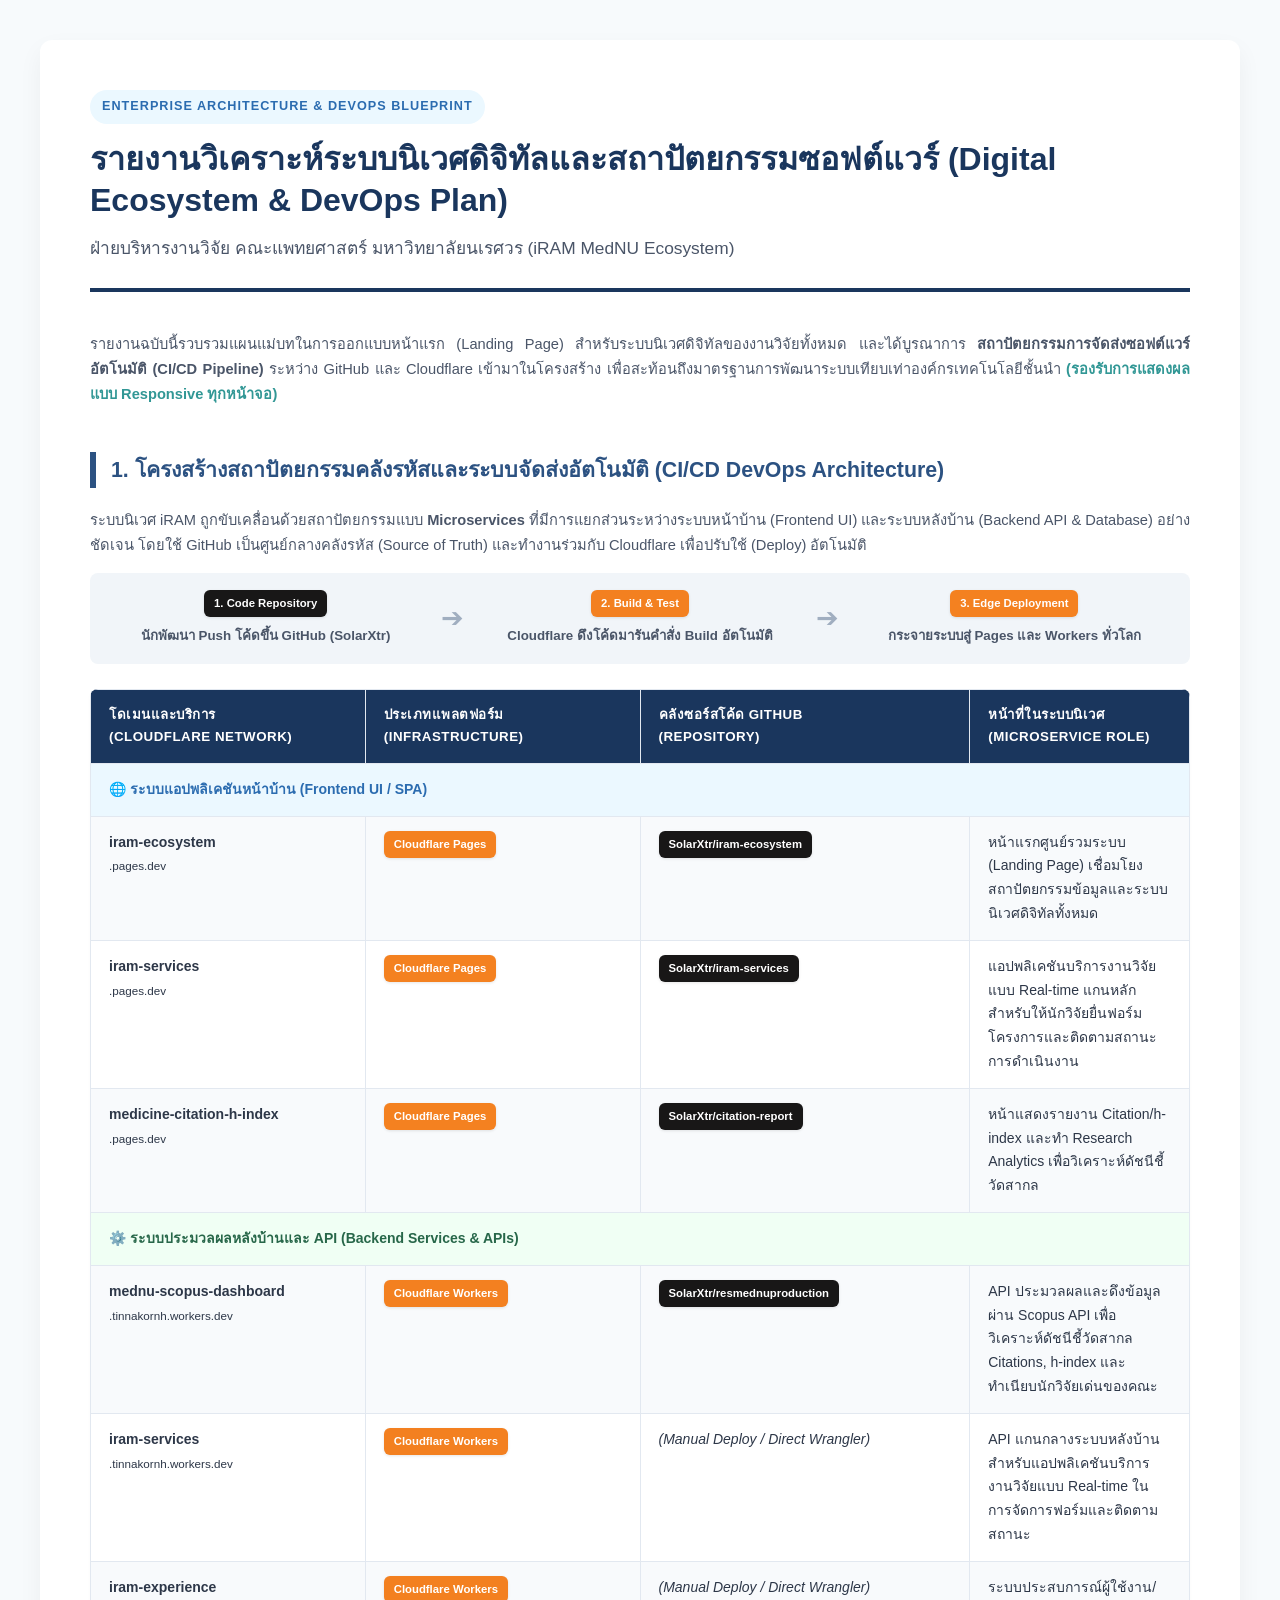
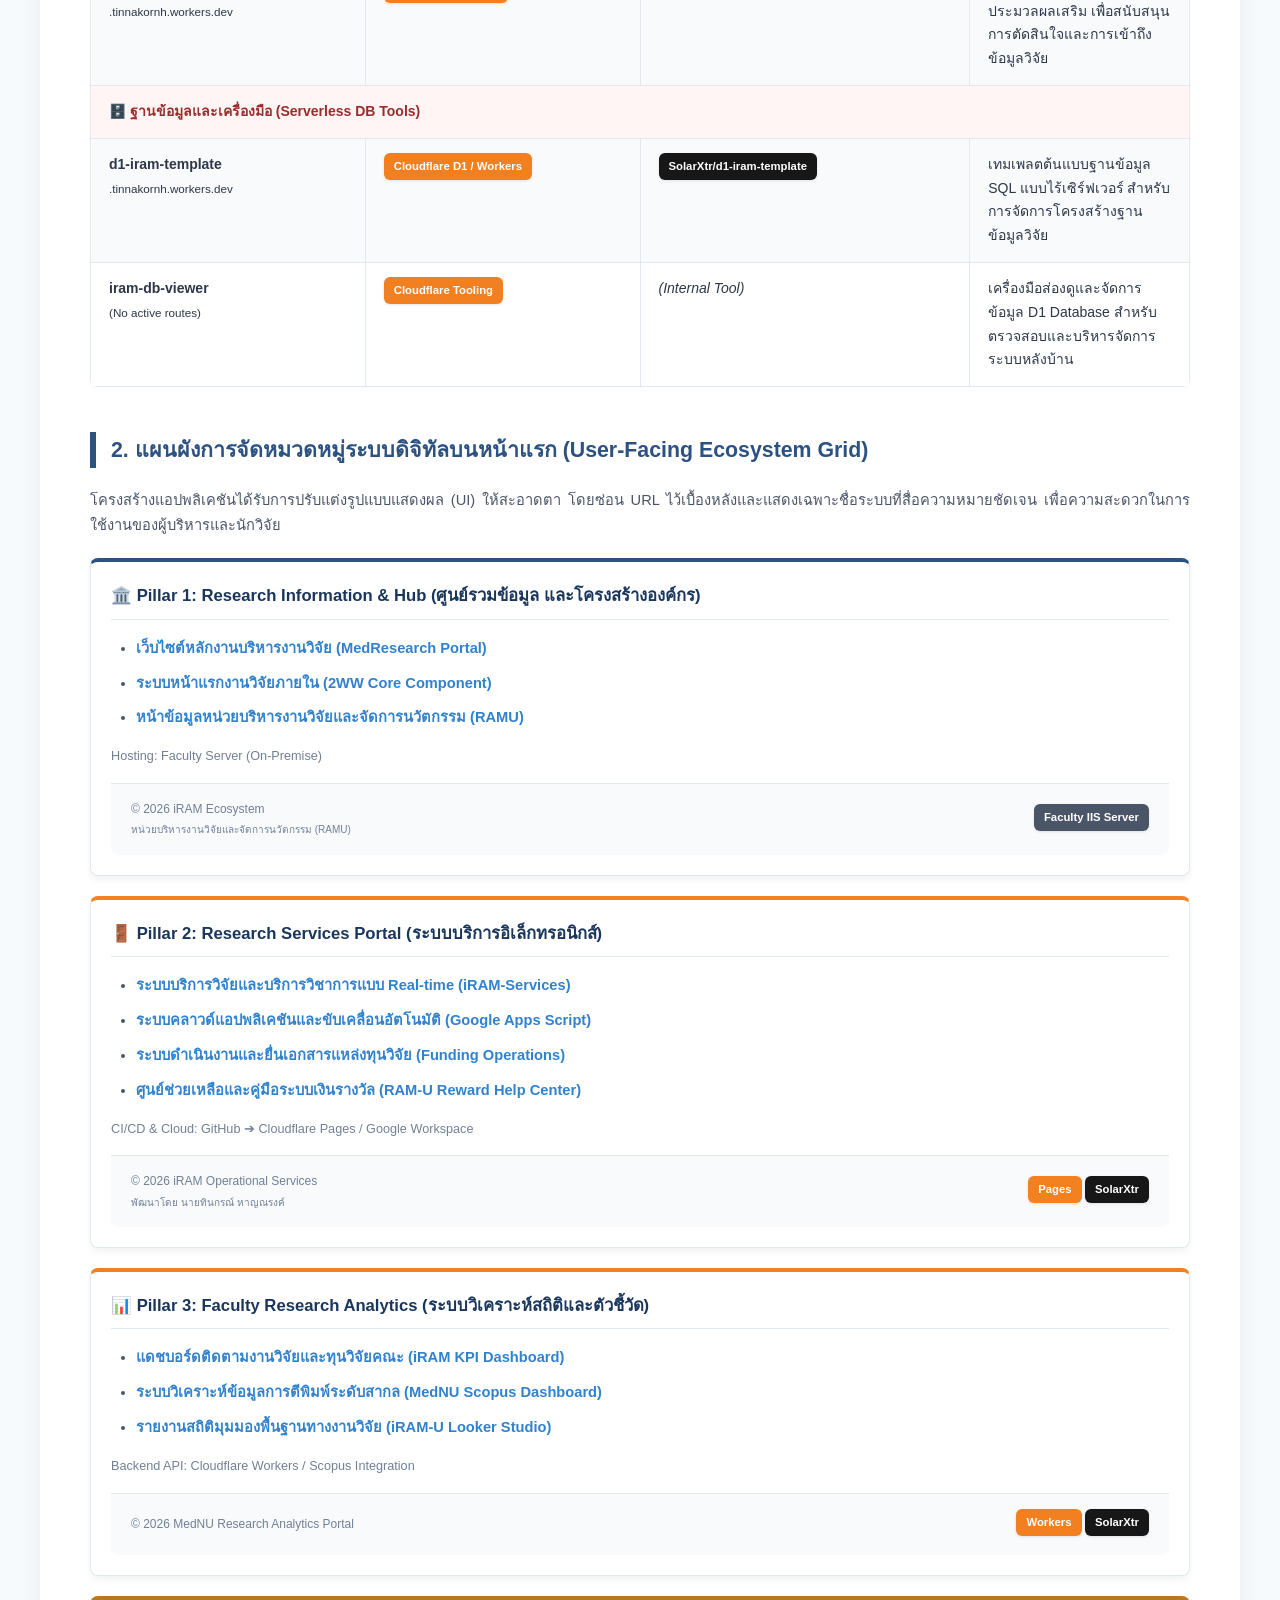
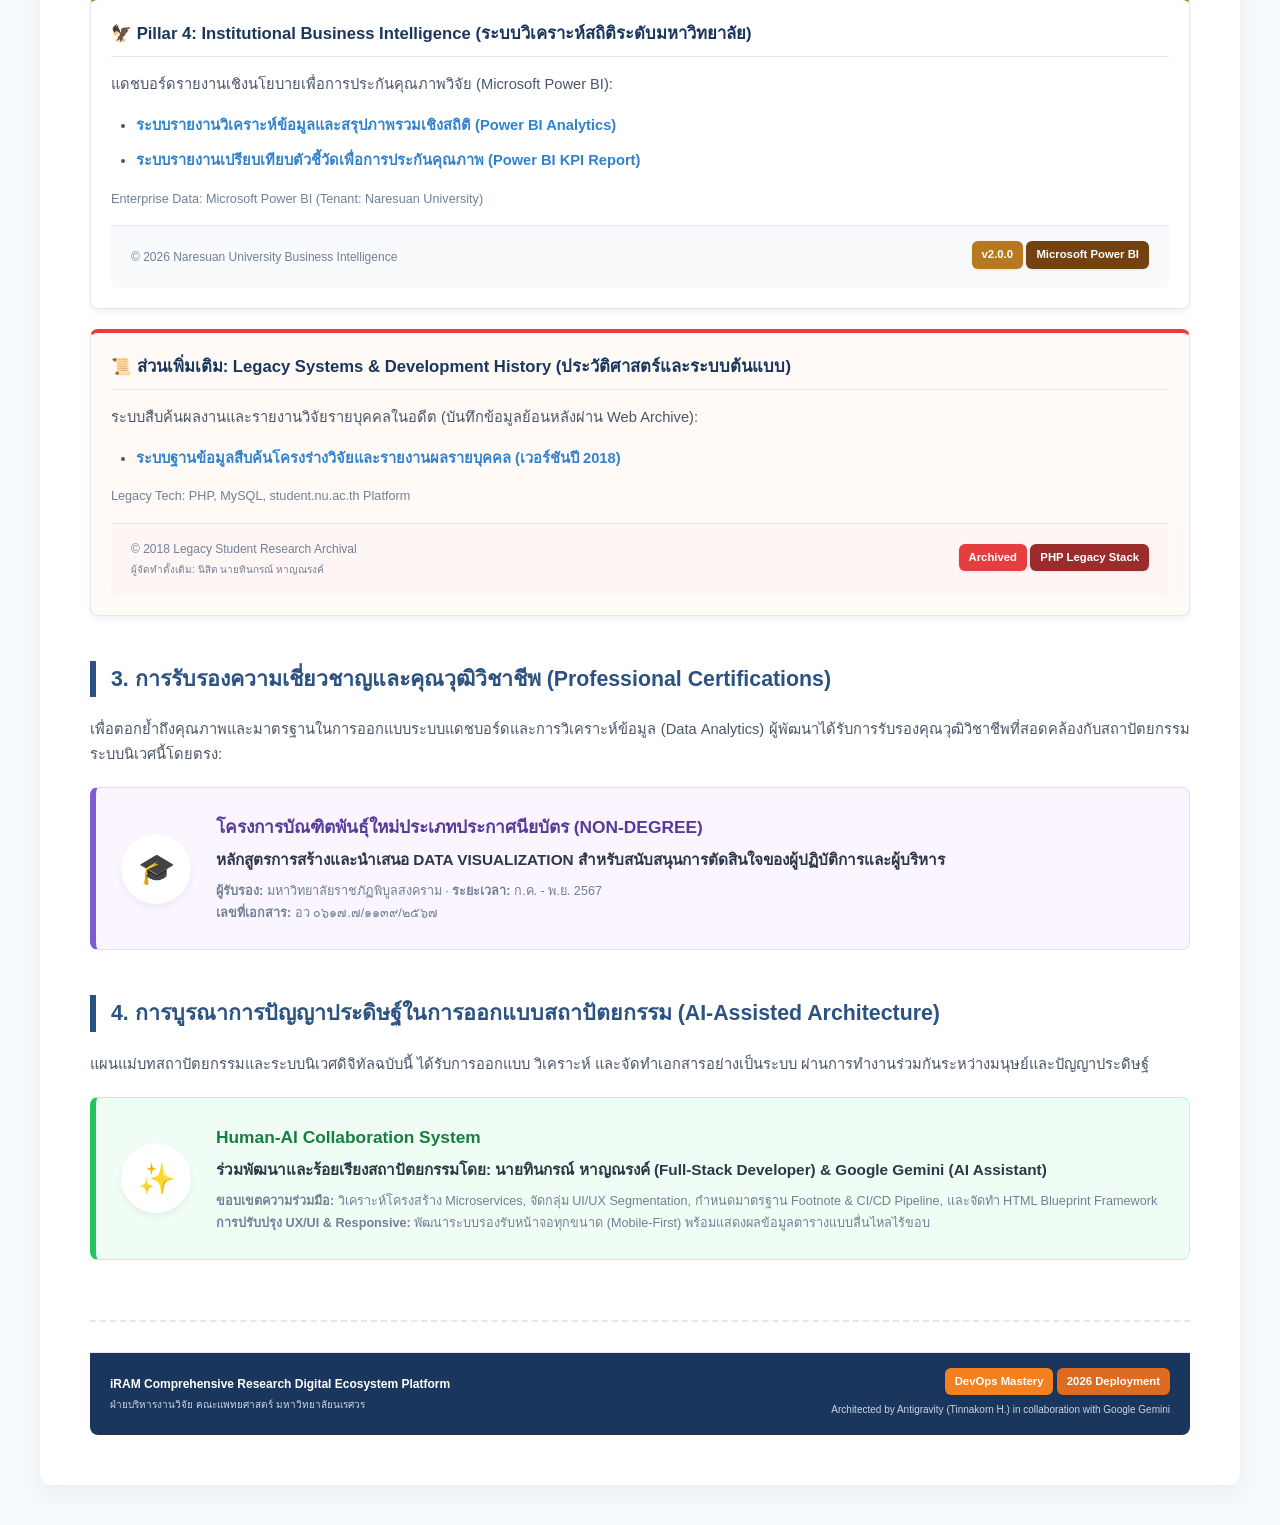
<file: iram_mednu_perfect_scroll_ecosystem_merged 2.html>
<!DOCTYPE html>
<html lang="th">
<head>
    <meta charset="UTF-8">
    <meta name="viewport" content="width=device-width, initial-scale=1.0">
    <title>รายงานการวิเคราะห์ระบบสารสนเทศและแผนการจัดทำ Landing Page - iRAM MedNU (Responsive UI Edition)</title>
    <style>
        *, *::before, *::after { box-sizing: border-box; }
        body {
            font-family: 'Segoe UI', Tahoma, Geneva, Verdana, sans-serif, 'Helvetica Neue', Helvetica, Arial, sans-serif;
            line-height: 1.7;
            color: #2d3748;
            background-color: #f7fafc;
            margin: 0;
            padding: 0;
        }
        .container {
            max-width: 1200px;
            margin: 40px auto;
            background-color: #ffffff;
            padding: 50px;
            border-radius: 12px;
            box-shadow: 0 10px 25px rgba(0,0,0,0.05);
        }
        header {
            border-bottom: 4px solid #1a365d;
            padding-bottom: 25px;
            margin-bottom: 40px;
        }
        .header-tag {
            background-color: #ebf8ff;
            color: #2b6cb0;
            display: inline-block;
            padding: 6px 12px;
            border-radius: 20px;
            font-size: 9.5pt;
            font-weight: bold;
            text-transform: uppercase;
            letter-spacing: 1px;
            margin-bottom: 15px;
        }
        h1 {
            color: #1a365d;
            font-size: 24pt;
            margin: 0 0 12px 0;
            line-height: 1.3;
        }
        .subtitle {
            font-size: 13pt;
            color: #4a5568;
            margin: 0;
            font-weight: 500;
        }
        h2 {
            color: #2c5282;
            font-size: 16pt;
            border-left: 6px solid #2c5282;
            padding-left: 15px;
            margin-top: 45px;
            margin-bottom: 20px;
        }
        h3 {
            color: #2d3748;
            font-size: 12.5pt;
            margin-top: 25px;
            margin-bottom: 12px;
            font-weight: 600;
        }
        p, li {
            font-size: 11pt;
            color: #4a5568;
            text-align: justify;
        }
        ul, ol {
            padding-left: 25px;
        }
        li {
            margin-bottom: 10px;
        }
        /* Table Responsive Wrapper */
        .table-responsive {
            overflow-x: auto;
            -webkit-overflow-scrolling: touch;
            margin: 25px 0;
            box-shadow: 0 2px 5px rgba(0,0,0,0.02);
            border-radius: 8px;
        }
        table {
            width: 100%;
            border-collapse: collapse;
            font-size: 10.5pt;
            min-width: 800px; /* Force table width to prevent squishing on mobile */
        }
        th, td {
            border: 1px solid #e2e8f0;
            padding: 14px 18px;
            text-align: left;
            vertical-align: top;
        }
        th {
            background-color: #1a365d;
            color: #ffffff;
            font-weight: 600;
            text-transform: uppercase;
            font-size: 10pt;
            letter-spacing: 0.5px;
        }
        tr:nth-child(even) {
            background-color: #f8fafc;
        }
        .badge {
            display: inline-block;
            padding: 4px 10px;
            border-radius: 6px;
            font-size: 8.5pt;
            font-weight: bold;
            color: #ffffff;
            text-align: center;
            box-shadow: 0 1px 3px rgba(0,0,0,0.1);
            margin-bottom: 4px;
        }
        .bg-nu { background-color: #dd6b20; }
        .bg-cloudflare { background-color: #f48120; }
        .bg-workers { background-color: #f38020; }
        .bg-github { background-color: #181717; }
        .bg-legacy { background-color: #e53e3e; }
        .bg-pbi { background-color: #b7791f; }
        
        .recommendation-box {
            background-color: #f7fafc;
            border: 1px solid #e2e8f0;
            border-left: 5px solid #3182ce;
            padding: 25px;
            margin: 30px 0;
            border-radius: 4px;
        }
        .recommendation-box h3 {
            color: #2b6cb0;
            margin-top: 0;
        }
        .highlight-grid {
            display: grid;
            grid-template-columns: 1fr;
            gap: 20px;
            margin: 20px 0;
        }
        .grid-item {
            background: #fff;
            border: 1px solid #e2e8f0;
            padding: 20px;
            border-radius: 8px;
            border-top: 4px solid #2c5282;
            box-shadow: 0 4px 6px rgba(0,0,0,0.05);
        }
        .grid-item h4 {
            margin: 0 0 12px 0;
            color: #1a365d;
            font-size: 12.5pt;
            border-bottom: 1px solid #e2e8f0;
            padding-bottom: 8px;
        }
        .tech-list {
            margin-top: 5px;
            font-size: 9.5pt;
            color: #718096;
            margin-bottom: 15px;
        }
        .page-footer {
            display: flex;
            justify-content: space-between;
            align-items: center;
            padding: 15px 20px;
            color: #718096;
            font-size: 9pt;
            border-top: 1px solid #e2e8f0;
            background-color: #f8fafc;
            border-radius: 0 0 8px 8px;
            flex-wrap: wrap;
            gap: 10px;
        }
        .master-footer {
            margin-top: 60px;
            padding-top: 30px;
            border-top: 2px dashed #e2e8f0;
        }
        a {
            color: #3182ce;
            text-decoration: none;
            font-weight: 600;
            word-break: break-word; /* Prevent long links from breaking layout */
        }
        a:hover {
            text-decoration: underline;
            color: #2c5282;
        }
        .devops-flow {
            display: flex;
            align-items: center;
            margin: 15px 0;
            padding: 15px;
            background: #f1f5f9;
            border-radius: 8px;
        }
        .devops-step {
            flex: 1;
            text-align: center;
            font-weight: 600;
            color: #4a5568;
        }
        .devops-arrow {
            font-size: 20pt;
            color: #a0aec0;
            padding: 0 15px;
        }
        .cert-container, .ai-container {
            display: flex;
            align-items: center;
            gap: 25px;
            padding: 25px;
            border-radius: 8px;
            margin: 20px 0;
        }
        .cert-container {
            background: #faf5ff;
            border: 1px solid #e9d8fd;
            border-left: 6px solid #805ad5;
        }
        .ai-container {
            background: #f0fdf4;
            border: 1px solid #bbf7d0;
            border-left: 6px solid #22c55e;
        }
        .cert-icon, .ai-icon {
            width: 70px;
            height: 70px;
            background: #ffffff;
            border-radius: 50%;
            display: flex;
            align-items: center;
            justify-content: center;
            font-size: 30px;
            box-shadow: 0 4px 6px rgba(0,0,0,0.05);
            flex-shrink: 0;
        }

        /* --- Responsive Media Queries --- */
        @media screen and (max-width: 768px) {
            .container {
                margin: 20px 10px;
                padding: 25px 20px;
            }
            h1 {
                font-size: 20pt;
            }
            h2 {
                font-size: 15pt;
            }
            .devops-flow {
                flex-direction: column;
            }
            .devops-arrow {
                transform: rotate(90deg);
                padding: 10px 0;
            }
            .page-footer, .master-footer .page-footer {
                flex-direction: column;
                text-align: center;
            }
            .page-footer > div {
                text-align: center !important;
                width: 100%;
            }
            .cert-container, .ai-container {
                flex-direction: column;
                text-align: center;
            }
        }
    </style>
</head>
<body>

<div class="container">
    <header>
        <div class="header-tag">Enterprise Architecture & DevOps Blueprint</div>
        <h1>รายงานวิเคราะห์ระบบนิเวศดิจิทัลและสถาปัตยกรรมซอฟต์แวร์ (Digital Ecosystem & DevOps Plan)</h1>
        <div class="subtitle">ฝ่ายบริหารงานวิจัย คณะแพทยศาสตร์ มหาวิทยาลัยนเรศวร (iRAM MedNU Ecosystem)</div>
    </header>

    <section>
        <p>รายงานฉบับนี้รวบรวมแผนแม่บทในการออกแบบหน้าแรก (Landing Page) สำหรับระบบนิเวศดิจิทัลของงานวิจัยทั้งหมด และได้บูรณาการ <strong>สถาปัตยกรรมการจัดส่งซอฟต์แวร์อัตโนมัติ (CI/CD Pipeline)</strong> ระหว่าง GitHub และ Cloudflare เข้ามาในโครงสร้าง เพื่อสะท้อนถึงมาตรฐานการพัฒนาระบบเทียบเท่าองค์กรเทคโนโลยีชั้นนำ <span style="color: #319795; font-weight: bold;">(รองรับการแสดงผลแบบ Responsive ทุกหน้าจอ)</span></p>
    </section>

    <section>
        <h2>1. โครงสร้างสถาปัตยกรรมคลังรหัสและระบบจัดส่งอัตโนมัติ (CI/CD DevOps Architecture)</h2>
        <p>ระบบนิเวศ iRAM ถูกขับเคลื่อนด้วยสถาปัตยกรรมแบบ <strong>Microservices</strong> ที่มีการแยกส่วนระหว่างระบบหน้าบ้าน (Frontend UI) และระบบหลังบ้าน (Backend API & Database) อย่างชัดเจน โดยใช้ GitHub เป็นศูนย์กลางคลังรหัส (Source of Truth) และทำงานร่วมกับ Cloudflare เพื่อปรับใช้ (Deploy) อัตโนมัติ</p>
        
        <div class="devops-flow">
            <div class="devops-step">
                <span class="badge bg-github">1. Code Repository</span><br>
                <small>นักพัฒนา Push โค้ดขึ้น GitHub (SolarXtr)</small>
            </div>
            <div class="devops-arrow">➔</div>
            <div class="devops-step">
                <span class="badge bg-workers">2. Build & Test</span><br>
                <small>Cloudflare ดึงโค้ดมารันคำสั่ง Build อัตโนมัติ</small>
            </div>
            <div class="devops-arrow">➔</div>
            <div class="devops-step">
                <span class="badge bg-cloudflare">3. Edge Deployment</span><br>
                <small>กระจายระบบสู่ Pages และ Workers ทั่วโลก</small>
            </div>
        </div>

        <div class="table-responsive">
            <table>
                <thead>
                    <tr>
                        <th style="width: 25%;">โดเมนและบริการ<br>(Cloudflare Network)</th>
                        <th style="width: 25%;">ประเภทแพลตฟอร์ม<br>(Infrastructure)</th>
                        <th style="width: 30%;">คลังซอร์สโค้ด GitHub<br>(Repository)</th>
                        <th style="width: 20%;">หน้าที่ในระบบนิเวศ<br>(Microservice Role)</th>
                    </tr>
                </thead>
                <tbody>
                    <tr style="background-color: #ebf8ff;">
                        <td colspan="4" style="font-weight:bold; color:#2b6cb0;">🌐 ระบบแอปพลิเคชันหน้าบ้าน (Frontend UI / SPA)</td>
                    </tr>
                    <tr>
                        <td><strong>iram-ecosystem</strong><br><small>.pages.dev</small></td>
                        <td><span class="badge bg-cloudflare">Cloudflare Pages</span></td>
                        <td><span class="badge bg-github">SolarXtr/iram-ecosystem</span></td>
                        <td>หน้าแรกศูนย์รวมระบบ (Landing Page) เชื่อมโยงสถาปัตยกรรมข้อมูลและระบบนิเวศดิจิทัลทั้งหมด</td>
                    </tr>
                    <tr>
                        <td><strong>iram-services</strong><br><small>.pages.dev</small></td>
                        <td><span class="badge bg-cloudflare">Cloudflare Pages</span></td>
                        <td><span class="badge bg-github">SolarXtr/iram-services</span></td>
                        <td>แอปพลิเคชันบริการงานวิจัยแบบ Real-time แกนหลักสำหรับให้นักวิจัยยื่นฟอร์มโครงการและติดตามสถานะการดำเนินงาน</td>
                    </tr>
                    <tr>
                        <td><strong>medicine-citation-h-index</strong><br><small>.pages.dev</small></td>
                        <td><span class="badge bg-cloudflare">Cloudflare Pages</span></td>
                        <td><span class="badge bg-github">SolarXtr/citation-report</span></td>
                        <td>หน้าแสดงรายงาน Citation/h-index และทำ Research Analytics เพื่อวิเคราะห์ดัชนีชี้วัดสากล</td>
                    </tr>

                    <tr style="background-color: #f0fff4;">
                        <td colspan="4" style="font-weight:bold; color:#276749;">⚙️ ระบบประมวลผลหลังบ้านและ API (Backend Services & APIs)</td>
                    </tr>
                    <tr>
                        <td><strong>mednu-scopus-dashboard</strong><br><small>.tinnakornh.workers.dev</small></td>
                        <td><span class="badge bg-workers">Cloudflare Workers</span></td>
                        <td><span class="badge bg-github">SolarXtr/resmednuproduction</span></td>
                        <td>API ประมวลผลและดึงข้อมูลผ่าน Scopus API เพื่อวิเคราะห์ดัชนีชี้วัดสากล Citations, h-index และทำเนียบนักวิจัยเด่นของคณะ</td>
                    </tr>
                    <tr>
                        <td><strong>iram-services</strong><br><small>.tinnakornh.workers.dev</small></td>
                        <td><span class="badge bg-workers">Cloudflare Workers</span></td>
                        <td><em>(Manual Deploy / Direct Wrangler)</em></td>
                        <td>API แกนกลางระบบหลังบ้านสำหรับแอปพลิเคชันบริการงานวิจัยแบบ Real-time ในการจัดการฟอร์มและติดตามสถานะ</td>
                    </tr>
                    <tr>
                        <td><strong>iram-experience</strong><br><small>.tinnakornh.workers.dev</small></td>
                        <td><span class="badge bg-workers">Cloudflare Workers</span></td>
                        <td><em>(Manual Deploy / Direct Wrangler)</em></td>
                        <td>ระบบประสบการณ์ผู้ใช้งาน/ประมวลผลเสริม เพื่อสนับสนุนการตัดสินใจและการเข้าถึงข้อมูลวิจัย</td>
                    </tr>

                    <tr style="background-color: #fff5f5;">
                        <td colspan="4" style="font-weight:bold; color:#9b2c2c;">🗄️ ฐานข้อมูลและเครื่องมือ (Serverless DB Tools)</td>
                    </tr>
                    <tr>
                        <td><strong>d1-iram-template</strong><br><small>.tinnakornh.workers.dev</small></td>
                        <td><span class="badge bg-workers">Cloudflare D1 / Workers</span></td>
                        <td><span class="badge bg-github">SolarXtr/d1-iram-template</span></td>
                        <td>เทมเพลตต้นแบบฐานข้อมูล SQL แบบไร้เซิร์ฟเวอร์ สำหรับการจัดการโครงสร้างฐานข้อมูลวิจัย</td>
                    </tr>
                    <tr>
                        <td><strong>iram-db-viewer</strong><br><small>(No active routes)</small></td>
                        <td><span class="badge bg-workers">Cloudflare Tooling</span></td>
                        <td><em>(Internal Tool)</em></td>
                        <td>เครื่องมือส่องดูและจัดการข้อมูล D1 Database สำหรับตรวจสอบและบริหารจัดการระบบหลังบ้าน</td>
                    </tr>
                </tbody>
            </table>
        </div>
    </section>

    <section>
        <h2>2. แผนผังการจัดหมวดหมู่ระบบดิจิทัลบนหน้าแรก (User-Facing Ecosystem Grid)</h2>
        <p>โครงสร้างแอปพลิเคชันได้รับการปรับแต่งรูปแบบแสดงผล (UI) ให้สะอาดตา โดยซ่อน URL ไว้เบื้องหลังและแสดงเฉพาะชื่อระบบที่สื่อความหมายชัดเจน เพื่อความสะดวกในการใช้งานของผู้บริหารและนักวิจัย</p>
        
        <div class="highlight-grid">
            <!-- Pillar 1 -->
            <div class="grid-item">
                <h4>🏛️ Pillar 1: Research Information & Hub (ศูนย์รวมข้อมูล และโครงสร้างองค์กร)</h4>
                <ul>
                    <li><a href="http://med.nu.ac.th/medresearch/" target="_blank">เว็บไซต์หลักงานบริหารงานวิจัย (MedResearch Portal)</a></li>
                    <li><a href="https://med.nu.ac.th/medresearch/2ww/home/main.php" target="_blank">ระบบหน้าแรกงานวิจัยภายใน (2WW Core Component)</a></li>
                    <li><a href="https://med.nu.ac.th/medresearch/2ww/home/ramu.php" target="_blank">หน้าข้อมูลหน่วยบริหารงานวิจัยและจัดการนวัตกรรม (RAMU)</a></li>
                </ul>
                <div class="tech-list">Hosting: Faculty Server (On-Premise)</div>
                <div class="page-footer">
                    <div>© 2026 iRAM Ecosystem<br><small>หน่วยบริหารงานวิจัยและจัดการนวัตกรรม (RAMU)</small></div>
                    <div style="text-align: right;"><span class="badge bg-nu" style="background:#4a5568;">Faculty IIS Server</span></div>
                </div>
            </div>
            
            <!-- Pillar 2 -->
            <div class="grid-item" style="border-top-color: #f48120;">
                <h4>🚪 Pillar 2: Research Services Portal (ระบบบริการอิเล็กทรอนิกส์)</h4>
                <ul>
                    <li><a href="https://iram-services.pages.dev/dashboard" target="_blank">ระบบบริการวิจัยและบริการวิชาการแบบ Real-time (iRAM-Services)</a></li>
                    <li><a href="https://script.google.com/a/nu.ac.th/macros/s/AKfycbwvsP6cRJh9fEOb6LLCWzTP3cs4XyhWTne0-HBvcX-PVyRfROqPQYtDaUJfjc-TaL1k/exec" target="_blank">ระบบคลาวด์แอปพลิเคชันและขับเคลื่อนอัตโนมัติ (Google Apps Script)</a></li>
                    <li><a href="https://med.nu.ac.th/medresearch/sub-ram-u/funding.php" target="_blank">ระบบดำเนินงานและยื่นเอกสารแหล่งทุนวิจัย (Funding Operations)</a></li>
                    <li><a href="https://sites.google.com/view/ram-u-reward-help-center/home" target="_blank">ศูนย์ช่วยเหลือและคู่มือระบบเงินรางวัล (RAM-U Reward Help Center)</a></li>
                </ul>
                <div class="tech-list">CI/CD & Cloud: GitHub ➔ Cloudflare Pages / Google Workspace</div>
                <div class="page-footer">
                    <div>© 2026 iRAM Operational Services<br><small>พัฒนาโดย นายทินกรณ์ หาญณรงค์</small></div>
                    <div style="text-align: right;"><span class="badge bg-cloudflare">Pages</span> <span class="badge bg-github">SolarXtr</span></div>
                </div>
            </div>
            
            <!-- Pillar 3 -->
            <div class="grid-item" style="border-top-color: #f38020;">
                <h4>📊 Pillar 3: Faculty Research Analytics (ระบบวิเคราะห์สถิติและตัวชี้วัด)</h4>
                <ul>
                    <li><a href="https://med.nu.ac.th/medresearch/sub-ram-u/kpidashboard/iram-kpi-dashboard.html" target="_blank">แดชบอร์ดติดตามงานวิจัยและทุนวิจัยคณะ (iRAM KPI Dashboard)</a></li>
                    <li><a href="https://mednu-scopus-dashboard.tinnakornh.workers.dev" target="_blank">ระบบวิเคราะห์ข้อมูลการตีพิมพ์ระดับสากล (MedNU Scopus Dashboard)</a></li>
                    <li><a href="https://datastudio.google.com/s/qujr1f6tujY" target="_blank">รายงานสถิติมุมมองพื้นฐานทางงานวิจัย (iRAM-U Looker Studio)</a></li>
                </ul>
                <div class="tech-list">Backend API: Cloudflare Workers / Scopus Integration</div>
                <div class="page-footer">
                    <div>© 2026 MedNU Research Analytics Portal</div>
                    <div style="text-align: right;"><span class="badge bg-workers">Workers</span> <span class="badge bg-github">SolarXtr</span></div>
                </div>
            </div>

            <!-- Pillar 4 -->
            <div class="grid-item" style="border-top-color: #b7791f;">
                <h4>🦅 Pillar 4: Institutional Business Intelligence (ระบบวิเคราะห์สถิติระดับมหาวิทยาลัย)</h4>
                <p style="margin-bottom: 5px;">แดชบอร์ดรายงานเชิงนโยบายเพื่อการประกันคุณภาพวิจัย (Microsoft Power BI):</p>
                <ul>
                    <li><a href="https://app.powerbi.com/view?r=eyJrIjoiNzgyNTEwZGYtZmNlMS00MjFlLTkyMzgtN2QzNTgyOWQ5YWViIiwidCI6ImJmMWViM2Y4LTE5ZDItNDA5ZC1iMGM1LTRlODBjOTQzZmQ1MiIsImMiOjEwfQ%3D%3D" target="_blank">ระบบรายงานวิเคราะห์ข้อมูลและสรุปภาพรวมเชิงสถิติ (Power BI Analytics)</a></li>
                    <li><a href="https://app.powerbi.com/view?r=eyJrIjoiOGVjNDUzNzUtN2I2OS00ZDU1LWI3NWMtNjJkNDMzZjVhMDQ5IiwidCI6ImJmMWViM2Y4LTE5ZDItNDA5ZC1iMGM1LTRlODBjOTQzZmQ1MiIsImMiOjEwfQ%3D%3D" target="_blank">ระบบรายงานเปรียบเทียบตัวชี้วัดเพื่อการประกันคุณภาพ (Power BI KPI Report)</a></li>
                </ul>
                <div class="tech-list">Enterprise Data: Microsoft Power BI (Tenant: Naresuan University)</div>
                <div class="page-footer">
                    <div>© 2026 Naresuan University Business Intelligence</div>
                    <div style="text-align: right;"><span class="badge bg-pbi" style="color:#fff !important;">v2.0.0</span> <span class="badge bg-pbi" style="background:#744210; color:#fff !important;">Microsoft Power BI</span></div>
                </div>
            </div>

            <!-- Legacy Section -->
            <div class="grid-item" style="border-top-color: #e53e3e; background-color: #fffaf5;">
                <h4>📜 ส่วนเพิ่มเติม: Legacy Systems & Development History (ประวัติศาสตร์และระบบต้นแบบ)</h4>
                <p style="margin-bottom: 5px;">ระบบสืบค้นผลงานและรายงานวิจัยรายบุคคลในอดีต (บันทึกข้อมูลย้อนหลังผ่าน Web Archive):</p>
                <ul>
                    <li><a href="https://web.archive.org/web/20180606134350/http://student.nu.ac.th/tinnakornh/research/shwres1.php" target="_blank">ระบบฐานข้อมูลสืบค้นโครงร่างวิจัยและรายงานผลรายบุคคล (เวอร์ชันปี 2018)</a></li>
                </ul>
                <div class="tech-list">Legacy Tech: PHP, MySQL, student.nu.ac.th Platform</div>
                <div class="page-footer" style="background-color: #fff5f5;">
                    <div>© 2018 Legacy Student Research Archival<br><small>ผู้จัดทำดั้งเดิม: นิสิต นายทินกรณ์ หาญณรงค์</small></div>
                    <div style="text-align: right;"><span class="badge bg-legacy">Archived</span> <span class="badge bg-legacy" style="background:#9b2c2c;">PHP Legacy Stack</span></div>
                </div>
            </div>

        </div>
    </section>

    <section>
        <h2>3. การรับรองความเชี่ยวชาญและคุณวุฒิวิชาชีพ (Professional Certifications)</h2>
        <p>เพื่อตอกย้ำถึงคุณภาพและมาตรฐานในการออกแบบระบบแดชบอร์ดและการวิเคราะห์ข้อมูล (Data Analytics) ผู้พัฒนาได้รับการรับรองคุณวุฒิวิชาชีพที่สอดคล้องกับสถาปัตยกรรมระบบนิเวศนี้โดยตรง:</p>
        
        <div class="cert-container">
            <div class="cert-icon">🎓</div>
            <div>
                <h4 style="margin: 0 0 5px 0; color: #553c9a; font-size: 13pt;">โครงการบัณฑิตพันธุ์ใหม่ประเภทประกาศนียบัตร (NON-DEGREE)</h4>
                <p style="margin: 0; font-weight: 600; color: #2d3748; font-size: 11.5pt;">หลักสูตรการสร้างและนำเสนอ DATA VISUALIZATION สำหรับสนับสนุนการตัดสินใจของผู้ปฏิบัติการและผู้บริหาร</p>
                <div style="margin-top: 8px; font-size: 9.5pt; color: #718096;">
                    <strong>ผู้รับรอง:</strong> มหาวิทยาลัยราชภัฏพิบูลสงคราม · <strong>ระยะเวลา:</strong> ก.ค. - พ.ย. 2567<br>
                    <strong>เลขที่เอกสาร:</strong> อว ๐๖๑๗.๗/๑๑๓๙/๒๕๖๗
                </div>
            </div>
        </div>
    </section>

    <section>
        <h2>4. การบูรณาการปัญญาประดิษฐ์ในการออกแบบสถาปัตยกรรม (AI-Assisted Architecture)</h2>
        <p>แผนแม่บทสถาปัตยกรรมและระบบนิเวศดิจิทัลฉบับนี้ ได้รับการออกแบบ วิเคราะห์ และจัดทำเอกสารอย่างเป็นระบบ ผ่านการทำงานร่วมกันระหว่างมนุษย์และปัญญาประดิษฐ์</p>
        
        <div class="ai-container">
            <div class="ai-icon">✨</div>
            <div>
                <h4 style="margin: 0 0 5px 0; color: #15803d; font-size: 13pt;">Human-AI Collaboration System</h4>
                <p style="margin: 0; font-weight: 600; color: #2d3748; font-size: 11.5pt;">ร่วมพัฒนาและร้อยเรียงสถาปัตยกรรมโดย: นายทินกรณ์ หาญณรงค์ (Full-Stack Developer) & Google Gemini (AI Assistant)</p>
                <div style="margin-top: 8px; font-size: 9.5pt; color: #718096;">
                    <strong>ขอบเขตความร่วมมือ:</strong> วิเคราะห์โครงสร้าง Microservices, จัดกลุ่ม UI/UX Segmentation, กำหนดมาตรฐาน Footnote & CI/CD Pipeline, และจัดทำ HTML Blueprint Framework<br>
                    <strong>การปรับปรุง UX/UI & Responsive:</strong> พัฒนาระบบรองรับหน้าจอทุกขนาด (Mobile-First) พร้อมแสดงผลข้อมูลตารางแบบลื่นไหลไร้ขอบ
                </div>
            </div>
        </div>
    </section>

    <!-- Master Footer -->
    <div class="master-footer">
        <div class="page-footer" style="background-color: #1a365d; color: #ffffff;">
            <div>
                <strong>iRAM Comprehensive Research Digital Ecosystem Platform</strong><br>
                <small style="color: #cbd5e0;">ฝ่ายบริหารงานวิจัย คณะแพทยศาสตร์ มหาวิทยาลัยนเรศวร</small>
            </div>
            <div style="text-align: right;">
                <span class="badge bg-cloudflare" style="background:#f48120;">DevOps Mastery</span>
                <span class="badge bg-nu" style="background:#dd6b20;">2026 Deployment</span><br>
                <small style="color: #cbd5e0;">Architected by Antigravity (Tinnakorn H.) in collaboration with Google Gemini</small>
            </div>
        </div>
    </div>
</div>

</body>
</html>
</file>
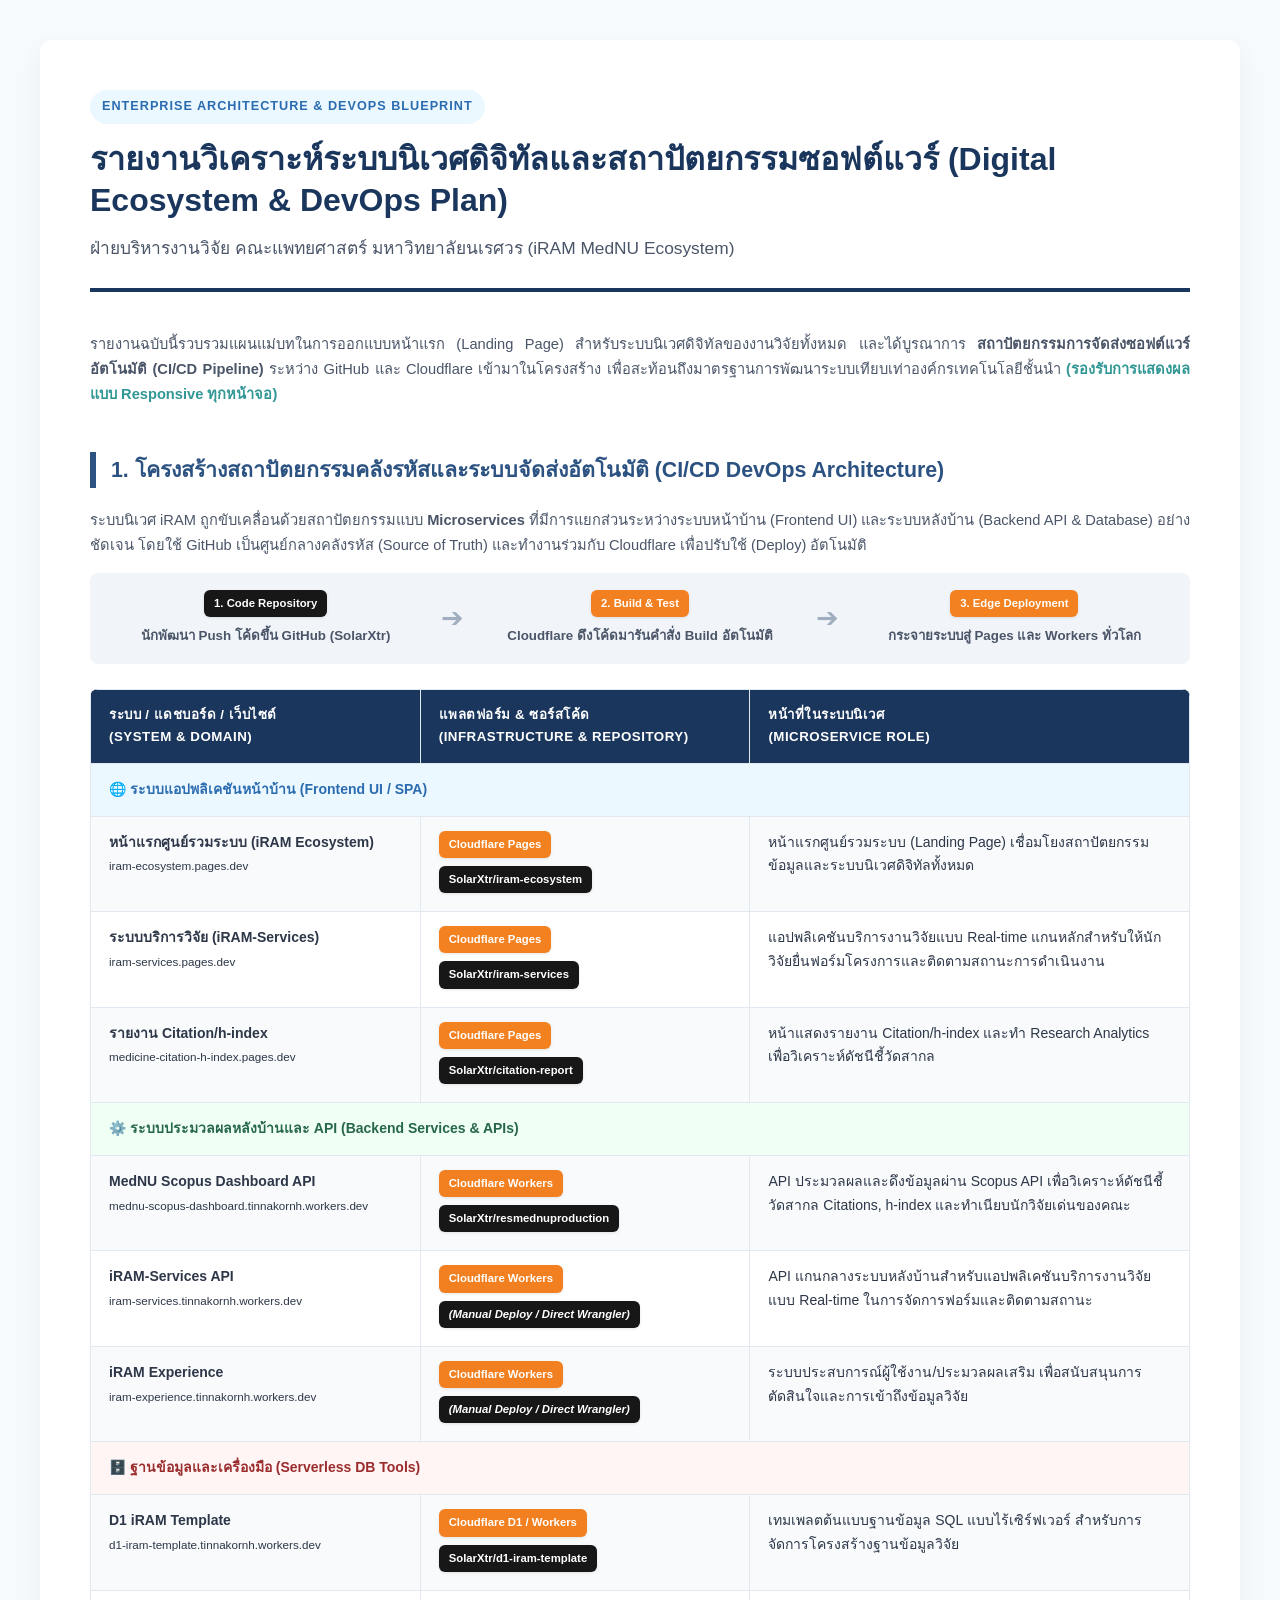
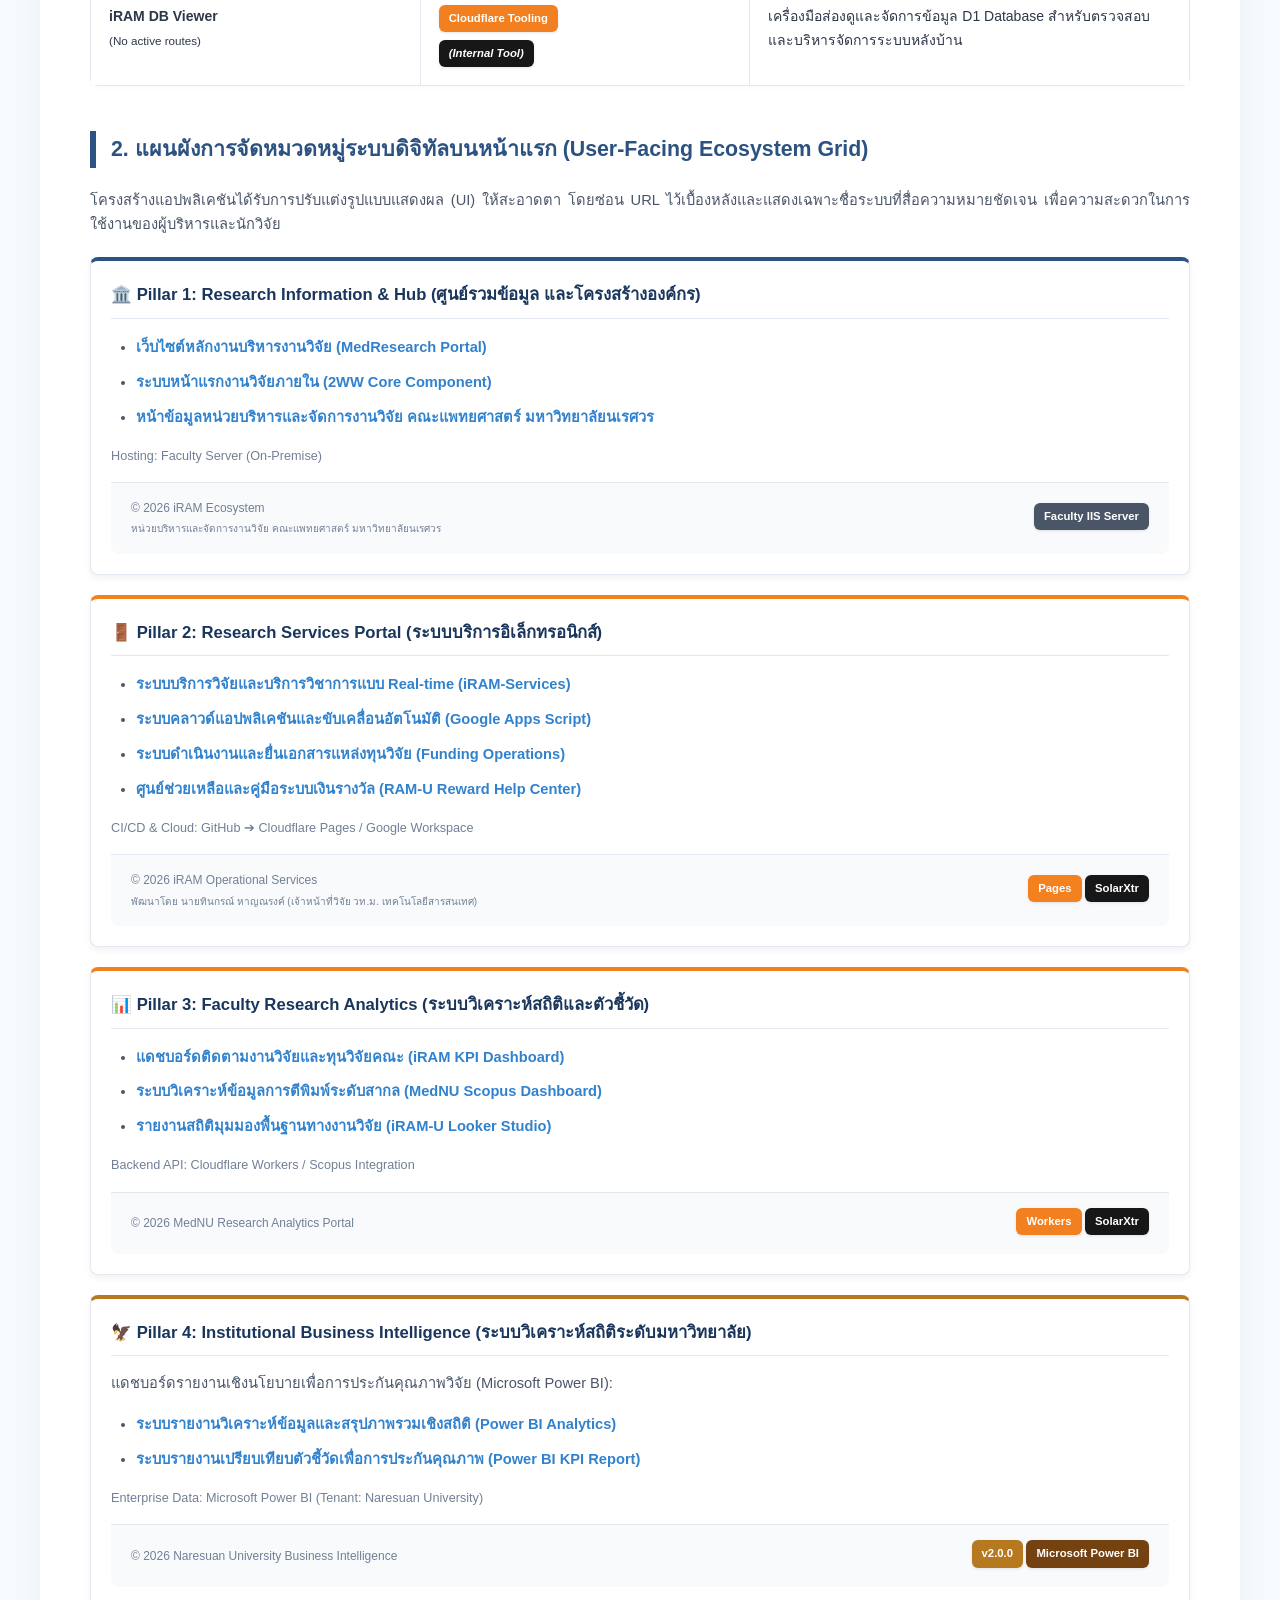
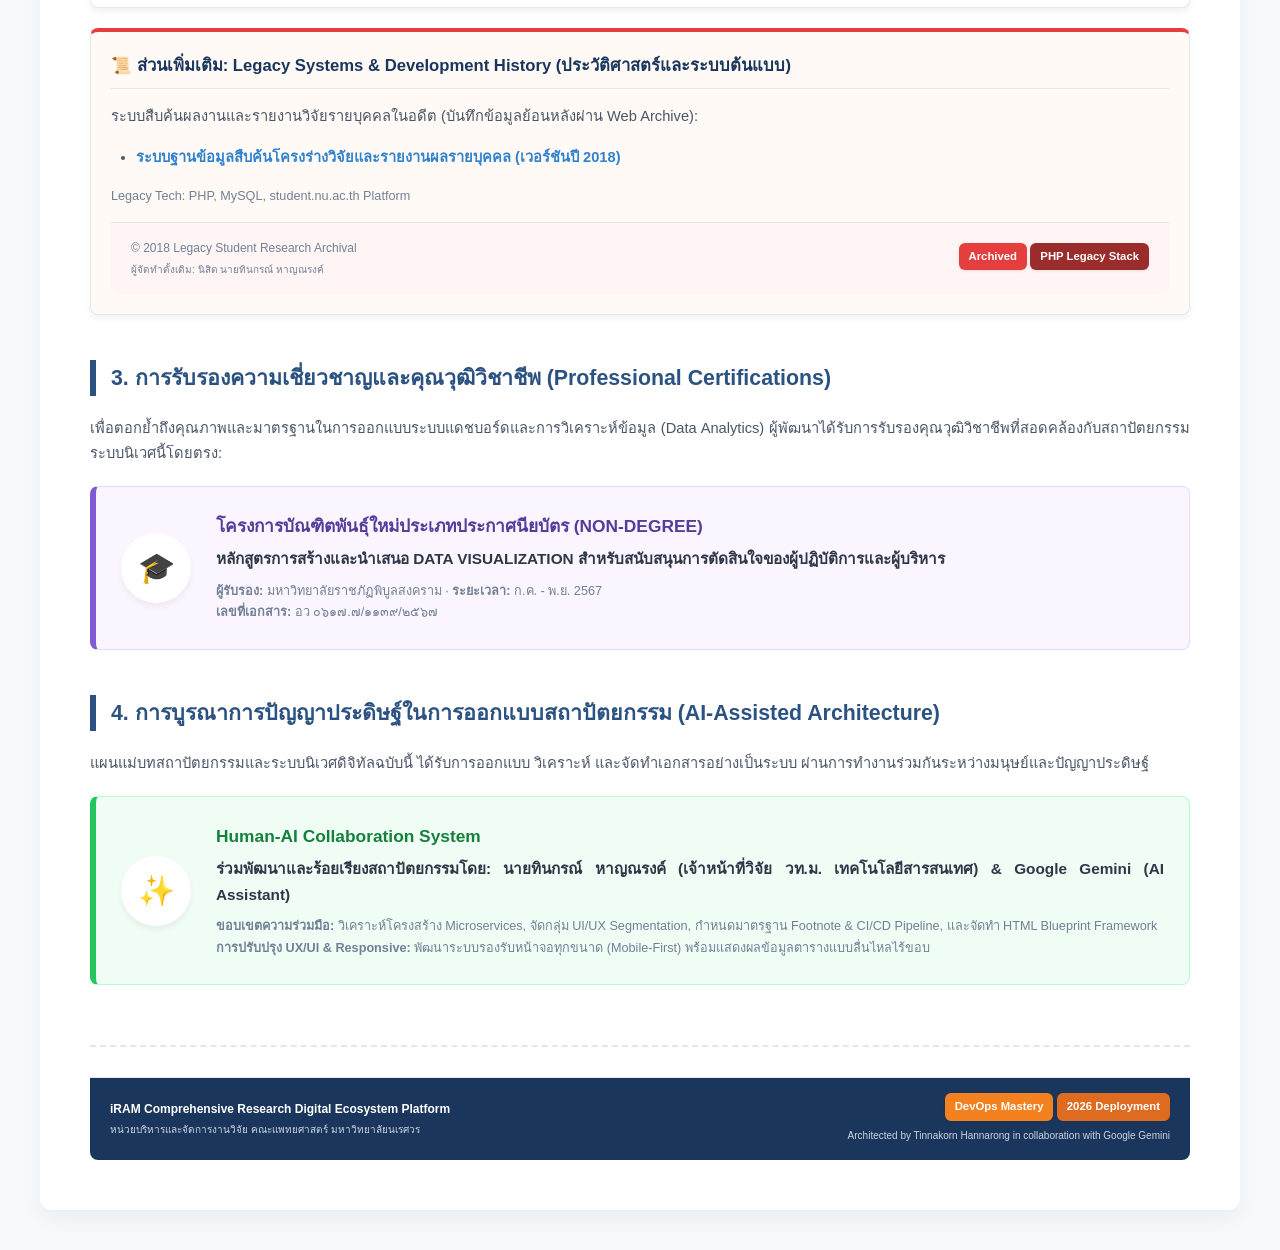
<file: iram_mednu_perfect_scroll_ecosystem_merged 3.html>
<!DOCTYPE html>
<html lang="th">
<head>
    <meta charset="UTF-8">
    <meta name="viewport" content="width=device-width, initial-scale=1.0">
    <title>รายงานการวิเคราะห์ระบบสารสนเทศและแผนการจัดทำ Landing Page - iRAM MedNU (Responsive UI Edition)</title>
    <style>
        *, *::before, *::after { box-sizing: border-box; }
        body {
            font-family: 'Segoe UI', Tahoma, Geneva, Verdana, sans-serif, 'Helvetica Neue', Helvetica, Arial, sans-serif;
            line-height: 1.7;
            color: #2d3748;
            background-color: #f7fafc;
            margin: 0;
            padding: 0;
        }
        .container {
            max-width: 1200px;
            margin: 40px auto;
            background-color: #ffffff;
            padding: 50px;
            border-radius: 12px;
            box-shadow: 0 10px 25px rgba(0,0,0,0.05);
        }
        header {
            border-bottom: 4px solid #1a365d;
            padding-bottom: 25px;
            margin-bottom: 40px;
        }
        .header-tag {
            background-color: #ebf8ff;
            color: #2b6cb0;
            display: inline-block;
            padding: 6px 12px;
            border-radius: 20px;
            font-size: 9.5pt;
            font-weight: bold;
            text-transform: uppercase;
            letter-spacing: 1px;
            margin-bottom: 15px;
        }
        h1 {
            color: #1a365d;
            font-size: 24pt;
            margin: 0 0 12px 0;
            line-height: 1.3;
        }
        .subtitle {
            font-size: 13pt;
            color: #4a5568;
            margin: 0;
            font-weight: 500;
        }
        h2 {
            color: #2c5282;
            font-size: 16pt;
            border-left: 6px solid #2c5282;
            padding-left: 15px;
            margin-top: 45px;
            margin-bottom: 20px;
        }
        h3 {
            color: #2d3748;
            font-size: 12.5pt;
            margin-top: 25px;
            margin-bottom: 12px;
            font-weight: 600;
        }
        p, li {
            font-size: 11pt;
            color: #4a5568;
            text-align: justify;
        }
        ul, ol {
            padding-left: 25px;
        }
        li {
            margin-bottom: 10px;
        }
        /* Table Responsive Wrapper */
        .table-responsive {
            overflow-x: auto;
            -webkit-overflow-scrolling: touch;
            margin: 25px 0;
            box-shadow: 0 2px 5px rgba(0,0,0,0.02);
            border-radius: 8px;
        }
        table {
            width: 100%;
            border-collapse: collapse;
            font-size: 10.5pt;
            min-width: 800px;
        }
        th, td {
            border: 1px solid #e2e8f0;
            padding: 14px 18px;
            text-align: left;
            vertical-align: top;
        }
        th {
            background-color: #1a365d;
            color: #ffffff;
            font-weight: 600;
            text-transform: uppercase;
            font-size: 10pt;
            letter-spacing: 0.5px;
        }
        tr:nth-child(even) {
            background-color: #f8fafc;
        }
        .badge {
            display: inline-block;
            padding: 4px 10px;
            border-radius: 6px;
            font-size: 8.5pt;
            font-weight: bold;
            color: #ffffff;
            text-align: center;
            box-shadow: 0 1px 3px rgba(0,0,0,0.1);
            margin-bottom: 4px;
        }
        .bg-nu { background-color: #dd6b20; }
        .bg-cloudflare { background-color: #f48120; }
        .bg-workers { background-color: #f38020; }
        .bg-github { background-color: #181717; }
        .bg-legacy { background-color: #e53e3e; }
        .bg-pbi { background-color: #b7791f; }
        
        .recommendation-box {
            background-color: #f7fafc;
            border: 1px solid #e2e8f0;
            border-left: 5px solid #3182ce;
            padding: 25px;
            margin: 30px 0;
            border-radius: 4px;
        }
        .recommendation-box h3 {
            color: #2b6cb0;
            margin-top: 0;
        }
        .highlight-grid {
            display: grid;
            grid-template-columns: 1fr;
            gap: 20px;
            margin: 20px 0;
        }
        .grid-item {
            background: #fff;
            border: 1px solid #e2e8f0;
            padding: 20px;
            border-radius: 8px;
            border-top: 4px solid #2c5282;
            box-shadow: 0 4px 6px rgba(0,0,0,0.05);
        }
        .grid-item h4 {
            margin: 0 0 12px 0;
            color: #1a365d;
            font-size: 12.5pt;
            border-bottom: 1px solid #e2e8f0;
            padding-bottom: 8px;
        }
        .tech-list {
            margin-top: 5px;
            font-size: 9.5pt;
            color: #718096;
            margin-bottom: 15px;
        }
        .page-footer {
            display: flex;
            justify-content: space-between;
            align-items: center;
            padding: 15px 20px;
            color: #718096;
            font-size: 9pt;
            border-top: 1px solid #e2e8f0;
            background-color: #f8fafc;
            border-radius: 0 0 8px 8px;
            flex-wrap: wrap;
            gap: 10px;
        }
        .master-footer {
            margin-top: 60px;
            padding-top: 30px;
            border-top: 2px dashed #e2e8f0;
        }
        a {
            color: #3182ce;
            text-decoration: none;
            font-weight: 600;
            word-break: break-word;
        }
        a:hover {
            text-decoration: underline;
            color: #2c5282;
        }
        .devops-flow {
            display: flex;
            align-items: center;
            margin: 15px 0;
            padding: 15px;
            background: #f1f5f9;
            border-radius: 8px;
        }
        .devops-step {
            flex: 1;
            text-align: center;
            font-weight: 600;
            color: #4a5568;
        }
        .devops-arrow {
            font-size: 20pt;
            color: #a0aec0;
            padding: 0 15px;
        }
        .cert-container, .ai-container {
            display: flex;
            align-items: center;
            gap: 25px;
            padding: 25px;
            border-radius: 8px;
            margin: 20px 0;
        }
        .cert-container {
            background: #faf5ff;
            border: 1px solid #e9d8fd;
            border-left: 6px solid #805ad5;
        }
        .ai-container {
            background: #f0fdf4;
            border: 1px solid #bbf7d0;
            border-left: 6px solid #22c55e;
        }
        .cert-icon, .ai-icon {
            width: 70px;
            height: 70px;
            background: #ffffff;
            border-radius: 50%;
            display: flex;
            align-items: center;
            justify-content: center;
            font-size: 30px;
            box-shadow: 0 4px 6px rgba(0,0,0,0.05);
            flex-shrink: 0;
        }

        @media screen and (max-width: 768px) {
            .container {
                margin: 20px 10px;
                padding: 25px 20px;
            }
            h1 {
                font-size: 20pt;
            }
            h2 {
                font-size: 15pt;
            }
            .devops-flow {
                flex-direction: column;
            }
            .devops-arrow {
                transform: rotate(90deg);
                padding: 10px 0;
            }
            .page-footer, .master-footer .page-footer {
                flex-direction: column;
                text-align: center;
            }
            .page-footer > div {
                text-align: center !important;
                width: 100%;
            }
            .cert-container, .ai-container {
                flex-direction: column;
                text-align: center;
            }
        }
    </style>
</head>
<body>

<div class="container">
    <header>
        <div class="header-tag">Enterprise Architecture & DevOps Blueprint</div>
        <h1>รายงานวิเคราะห์ระบบนิเวศดิจิทัลและสถาปัตยกรรมซอฟต์แวร์ (Digital Ecosystem & DevOps Plan)</h1>
        <div class="subtitle">ฝ่ายบริหารงานวิจัย คณะแพทยศาสตร์ มหาวิทยาลัยนเรศวร (iRAM MedNU Ecosystem)</div>
    </header>

    <section>
        <p>รายงานฉบับนี้รวบรวมแผนแม่บทในการออกแบบหน้าแรก (Landing Page) สำหรับระบบนิเวศดิจิทัลของงานวิจัยทั้งหมด และได้บูรณาการ <strong>สถาปัตยกรรมการจัดส่งซอฟต์แวร์อัตโนมัติ (CI/CD Pipeline)</strong> ระหว่าง GitHub และ Cloudflare เข้ามาในโครงสร้าง เพื่อสะท้อนถึงมาตรฐานการพัฒนาระบบเทียบเท่าองค์กรเทคโนโลยีชั้นนำ <span style="color: #319795; font-weight: bold;">(รองรับการแสดงผลแบบ Responsive ทุกหน้าจอ)</span></p>
    </section>

    <section>
        <h2>1. โครงสร้างสถาปัตยกรรมคลังรหัสและระบบจัดส่งอัตโนมัติ (CI/CD DevOps Architecture)</h2>
        <p>ระบบนิเวศ iRAM ถูกขับเคลื่อนด้วยสถาปัตยกรรมแบบ <strong>Microservices</strong> ที่มีการแยกส่วนระหว่างระบบหน้าบ้าน (Frontend UI) และระบบหลังบ้าน (Backend API & Database) อย่างชัดเจน โดยใช้ GitHub เป็นศูนย์กลางคลังรหัส (Source of Truth) และทำงานร่วมกับ Cloudflare เพื่อปรับใช้ (Deploy) อัตโนมัติ</p>
        
        <div class="devops-flow">
            <div class="devops-step">
                <span class="badge bg-github">1. Code Repository</span><br>
                <small>นักพัฒนา Push โค้ดขึ้น GitHub (SolarXtr)</small>
            </div>
            <div class="devops-arrow">➔</div>
            <div class="devops-step">
                <span class="badge bg-workers">2. Build & Test</span><br>
                <small>Cloudflare ดึงโค้ดมารันคำสั่ง Build อัตโนมัติ</small>
            </div>
            <div class="devops-arrow">➔</div>
            <div class="devops-step">
                <span class="badge bg-cloudflare">3. Edge Deployment</span><br>
                <small>กระจายระบบสู่ Pages และ Workers ทั่วโลก</small>
            </div>
        </div>

        <div class="table-responsive">
            <table>
                <thead>
                    <tr>
                        <th style="width: 30%;">ระบบ / แดชบอร์ด / เว็บไซต์<br>(System & Domain)</th>
                        <th style="width: 30%;">แพลตฟอร์ม & ซอร์สโค้ด<br>(Infrastructure & Repository)</th>
                        <th style="width: 40%;">หน้าที่ในระบบนิเวศ<br>(Microservice Role)</th>
                    </tr>
                </thead>
                <tbody>
                    <tr style="background-color: #ebf8ff;">
                        <td colspan="3" style="font-weight:bold; color:#2b6cb0;">🌐 ระบบแอปพลิเคชันหน้าบ้าน (Frontend UI / SPA)</td>
                    </tr>
                    <tr>
                        <td><strong>หน้าแรกศูนย์รวมระบบ (iRAM Ecosystem)</strong><br><small>iram-ecosystem.pages.dev</small></td>
                        <td><span class="badge bg-cloudflare">Cloudflare Pages</span><br><span class="badge bg-github" style="margin-top:4px;">SolarXtr/iram-ecosystem</span></td>
                        <td>หน้าแรกศูนย์รวมระบบ (Landing Page) เชื่อมโยงสถาปัตยกรรมข้อมูลและระบบนิเวศดิจิทัลทั้งหมด</td>
                    </tr>
                    <tr>
                        <td><strong>ระบบบริการวิจัย (iRAM-Services)</strong><br><small>iram-services.pages.dev</small></td>
                        <td><span class="badge bg-cloudflare">Cloudflare Pages</span><br><span class="badge bg-github" style="margin-top:4px;">SolarXtr/iram-services</span></td>
                        <td>แอปพลิเคชันบริการงานวิจัยแบบ Real-time แกนหลักสำหรับให้นักวิจัยยื่นฟอร์มโครงการและติดตามสถานะการดำเนินงาน</td>
                    </tr>
                    <tr>
                        <td><strong>รายงาน Citation/h-index</strong><br><small>medicine-citation-h-index.pages.dev</small></td>
                        <td><span class="badge bg-cloudflare">Cloudflare Pages</span><br><span class="badge bg-github" style="margin-top:4px;">SolarXtr/citation-report</span></td>
                        <td>หน้าแสดงรายงาน Citation/h-index และทำ Research Analytics เพื่อวิเคราะห์ดัชนีชี้วัดสากล</td>
                    </tr>

                    <tr style="background-color: #f0fff4;">
                        <td colspan="3" style="font-weight:bold; color:#276749;">⚙️ ระบบประมวลผลหลังบ้านและ API (Backend Services & APIs)</td>
                    </tr>
                    <tr>
                        <td><strong>MedNU Scopus Dashboard API</strong><br><small>mednu-scopus-dashboard.tinnakornh.workers.dev</small></td>
                        <td><span class="badge bg-workers">Cloudflare Workers</span><br><span class="badge bg-github" style="margin-top:4px;">SolarXtr/resmednuproduction</span></td>
                        <td>API ประมวลผลและดึงข้อมูลผ่าน Scopus API เพื่อวิเคราะห์ดัชนีชี้วัดสากล Citations, h-index และทำเนียบนักวิจัยเด่นของคณะ</td>
                    </tr>
                    <tr>
                        <td><strong>iRAM-Services API</strong><br><small>iram-services.tinnakornh.workers.dev</small></td>
                        <td><span class="badge bg-workers">Cloudflare Workers</span><br><span class="badge bg-github" style="margin-top:4px;"><em>(Manual Deploy / Direct Wrangler)</em></span></td>
                        <td>API แกนกลางระบบหลังบ้านสำหรับแอปพลิเคชันบริการงานวิจัยแบบ Real-time ในการจัดการฟอร์มและติดตามสถานะ</td>
                    </tr>
                    <tr>
                        <td><strong>iRAM Experience</strong><br><small>iram-experience.tinnakornh.workers.dev</small></td>
                        <td><span class="badge bg-workers">Cloudflare Workers</span><br><span class="badge bg-github" style="margin-top:4px;"><em>(Manual Deploy / Direct Wrangler)</em></span></td>
                        <td>ระบบประสบการณ์ผู้ใช้งาน/ประมวลผลเสริม เพื่อสนับสนุนการตัดสินใจและการเข้าถึงข้อมูลวิจัย</td>
                    </tr>

                    <tr style="background-color: #fff5f5;">
                        <td colspan="3" style="font-weight:bold; color:#9b2c2c;">🗄️ ฐานข้อมูลและเครื่องมือ (Serverless DB Tools)</td>
                    </tr>
                    <tr>
                        <td><strong>D1 iRAM Template</strong><br><small>d1-iram-template.tinnakornh.workers.dev</small></td>
                        <td><span class="badge bg-workers">Cloudflare D1 / Workers</span><br><span class="badge bg-github" style="margin-top:4px;">SolarXtr/d1-iram-template</span></td>
                        <td>เทมเพลตต้นแบบฐานข้อมูล SQL แบบไร้เซิร์ฟเวอร์ สำหรับการจัดการโครงสร้างฐานข้อมูลวิจัย</td>
                    </tr>
                    <tr>
                        <td><strong>iRAM DB Viewer</strong><br><small>(No active routes)</small></td>
                        <td><span class="badge bg-workers">Cloudflare Tooling</span><br><span class="badge bg-github" style="margin-top:4px;"><em>(Internal Tool)</em></span></td>
                        <td>เครื่องมือส่องดูและจัดการข้อมูล D1 Database สำหรับตรวจสอบและบริหารจัดการระบบหลังบ้าน</td>
                    </tr>
                </tbody>
            </table>
        </div>
    </section>

    <section>
        <h2>2. แผนผังการจัดหมวดหมู่ระบบดิจิทัลบนหน้าแรก (User-Facing Ecosystem Grid)</h2>
        <p>โครงสร้างแอปพลิเคชันได้รับการปรับแต่งรูปแบบแสดงผล (UI) ให้สะอาดตา โดยซ่อน URL ไว้เบื้องหลังและแสดงเฉพาะชื่อระบบที่สื่อความหมายชัดเจน เพื่อความสะดวกในการใช้งานของผู้บริหารและนักวิจัย</p>
        
        <div class="highlight-grid">
            <!-- Pillar 1 -->
            <div class="grid-item">
                <h4>🏛️ Pillar 1: Research Information & Hub (ศูนย์รวมข้อมูล และโครงสร้างองค์กร)</h4>
                <ul>
                    <li><a href="http://med.nu.ac.th/medresearch/" target="_blank">เว็บไซต์หลักงานบริหารงานวิจัย (MedResearch Portal)</a></li>
                    <li><a href="https://med.nu.ac.th/medresearch/2ww/home/main.php" target="_blank">ระบบหน้าแรกงานวิจัยภายใน (2WW Core Component)</a></li>
                    <li><a href="https://med.nu.ac.th/medresearch/2ww/home/ramu.php" target="_blank">หน้าข้อมูลหน่วยบริหารและจัดการงานวิจัย คณะแพทยศาสตร์ มหาวิทยาลัยนเรศวร</a></li>
                </ul>
                <div class="tech-list">Hosting: Faculty Server (On-Premise)</div>
                <div class="page-footer">
                    <div>© 2026 iRAM Ecosystem<br><small>หน่วยบริหารและจัดการงานวิจัย คณะแพทยศาสตร์ มหาวิทยาลัยนเรศวร</small></div>
                    <div style="text-align: right;"><span class="badge bg-nu" style="background:#4a5568;">Faculty IIS Server</span></div>
                </div>
            </div>
            
            <!-- Pillar 2 -->
            <div class="grid-item" style="border-top-color: #f48120;">
                <h4>🚪 Pillar 2: Research Services Portal (ระบบบริการอิเล็กทรอนิกส์)</h4>
                <ul>
                    <li><a href="https://iram-services.pages.dev/dashboard" target="_blank">ระบบบริการวิจัยและบริการวิชาการแบบ Real-time (iRAM-Services)</a></li>
                    <li><a href="https://script.google.com/a/nu.ac.th/macros/s/AKfycbwvsP6cRJh9fEOb6LLCWzTP3cs4XyhWTne0-HBvcX-PVyRfROqPQYtDaUJfjc-TaL1k/exec" target="_blank">ระบบคลาวด์แอปพลิเคชันและขับเคลื่อนอัตโนมัติ (Google Apps Script)</a></li>
                    <li><a href="https://med.nu.ac.th/medresearch/sub-ram-u/funding.php" target="_blank">ระบบดำเนินงานและยื่นเอกสารแหล่งทุนวิจัย (Funding Operations)</a></li>
                    <li><a href="https://sites.google.com/view/ram-u-reward-help-center/home" target="_blank">ศูนย์ช่วยเหลือและคู่มือระบบเงินรางวัล (RAM-U Reward Help Center)</a></li>
                </ul>
                <div class="tech-list">CI/CD & Cloud: GitHub ➔ Cloudflare Pages / Google Workspace</div>
                <div class="page-footer">
                    <div>© 2026 iRAM Operational Services<br><small>พัฒนาโดย นายทินกรณ์ หาญณรงค์ (เจ้าหน้าที่วิจัย วท.ม. เทคโนโลยีสารสนเทศ)</small></div>
                    <div style="text-align: right;"><span class="badge bg-cloudflare">Pages</span> <span class="badge bg-github">SolarXtr</span></div>
                </div>
            </div>
            
            <!-- Pillar 3 -->
            <div class="grid-item" style="border-top-color: #f38020;">
                <h4>📊 Pillar 3: Faculty Research Analytics (ระบบวิเคราะห์สถิติและตัวชี้วัด)</h4>
                <ul>
                    <li><a href="https://med.nu.ac.th/medresearch/sub-ram-u/kpidashboard/iram-kpi-dashboard.html" target="_blank">แดชบอร์ดติดตามงานวิจัยและทุนวิจัยคณะ (iRAM KPI Dashboard)</a></li>
                    <li><a href="https://mednu-scopus-dashboard.tinnakornh.workers.dev" target="_blank">ระบบวิเคราะห์ข้อมูลการตีพิมพ์ระดับสากล (MedNU Scopus Dashboard)</a></li>
                    <li><a href="https://datastudio.google.com/s/qujr1f6tujY" target="_blank">รายงานสถิติมุมมองพื้นฐานทางงานวิจัย (iRAM-U Looker Studio)</a></li>
                </ul>
                <div class="tech-list">Backend API: Cloudflare Workers / Scopus Integration</div>
                <div class="page-footer">
                    <div>© 2026 MedNU Research Analytics Portal</div>
                    <div style="text-align: right;"><span class="badge bg-workers">Workers</span> <span class="badge bg-github">SolarXtr</span></div>
                </div>
            </div>

            <!-- Pillar 4 -->
            <div class="grid-item" style="border-top-color: #b7791f;">
                <h4>🦅 Pillar 4: Institutional Business Intelligence (ระบบวิเคราะห์สถิติระดับมหาวิทยาลัย)</h4>
                <p style="margin-bottom: 5px;">แดชบอร์ดรายงานเชิงนโยบายเพื่อการประกันคุณภาพวิจัย (Microsoft Power BI):</p>
                <ul>
                    <li><a href="https://app.powerbi.com/view?r=eyJrIjoiNzgyNTEwZGYtZmNlMS00MjFlLTkyMzgtN2QzNTgyOWQ5YWViIiwidCI6ImJmMWViM2Y4LTE5ZDItNDA5ZC1iMGM1LTRlODBjOTQzZmQ1MiIsImMiOjEwfQ%3D%3D" target="_blank">ระบบรายงานวิเคราะห์ข้อมูลและสรุปภาพรวมเชิงสถิติ (Power BI Analytics)</a></li>
                    <li><a href="https://app.powerbi.com/view?r=eyJrIjoiOGVjNDUzNzUtN2I2OS00ZDU1LWI3NWMtNjJkNDMzZjVhMDQ5IiwidCI6ImJmMWViM2Y4LTE5ZDItNDA5ZC1iMGM1LTRlODBjOTQzZmQ1MiIsImMiOjEwfQ%3D%3D" target="_blank">ระบบรายงานเปรียบเทียบตัวชี้วัดเพื่อการประกันคุณภาพ (Power BI KPI Report)</a></li>
                </ul>
                <div class="tech-list">Enterprise Data: Microsoft Power BI (Tenant: Naresuan University)</div>
                <div class="page-footer">
                    <div>© 2026 Naresuan University Business Intelligence</div>
                    <div style="text-align: right;"><span class="badge bg-pbi" style="color:#fff !important;">v2.0.0</span> <span class="badge bg-pbi" style="background:#744210; color:#fff !important;">Microsoft Power BI</span></div>
                </div>
            </div>

            <!-- Legacy Section -->
            <div class="grid-item" style="border-top-color: #e53e3e; background-color: #fffaf5;">
                <h4>📜 ส่วนเพิ่มเติม: Legacy Systems & Development History (ประวัติศาสตร์และระบบต้นแบบ)</h4>
                <p style="margin-bottom: 5px;">ระบบสืบค้นผลงานและรายงานวิจัยรายบุคคลในอดีต (บันทึกข้อมูลย้อนหลังผ่าน Web Archive):</p>
                <ul>
                    <li><a href="https://web.archive.org/web/20180606134350/http://student.nu.ac.th/tinnakornh/research/shwres1.php" target="_blank">ระบบฐานข้อมูลสืบค้นโครงร่างวิจัยและรายงานผลรายบุคคล (เวอร์ชันปี 2018)</a></li>
                </ul>
                <div class="tech-list">Legacy Tech: PHP, MySQL, student.nu.ac.th Platform</div>
                <div class="page-footer" style="background-color: #fff5f5;">
                    <div>© 2018 Legacy Student Research Archival<br><small>ผู้จัดทำดั้งเดิม: นิสิต นายทินกรณ์ หาญณรงค์</small></div>
                    <div style="text-align: right;"><span class="badge bg-legacy">Archived</span> <span class="badge bg-legacy" style="background:#9b2c2c;">PHP Legacy Stack</span></div>
                </div>
            </div>

        </div>
    </section>

    <section>
        <h2>3. การรับรองความเชี่ยวชาญและคุณวุฒิวิชาชีพ (Professional Certifications)</h2>
        <p>เพื่อตอกย้ำถึงคุณภาพและมาตรฐานในการออกแบบระบบแดชบอร์ดและการวิเคราะห์ข้อมูล (Data Analytics) ผู้พัฒนาได้รับการรับรองคุณวุฒิวิชาชีพที่สอดคล้องกับสถาปัตยกรรมระบบนิเวศนี้โดยตรง:</p>
        
        <div class="cert-container">
            <div class="cert-icon">🎓</div>
            <div>
                <h4 style="margin: 0 0 5px 0; color: #553c9a; font-size: 13pt;">โครงการบัณฑิตพันธุ์ใหม่ประเภทประกาศนียบัตร (NON-DEGREE)</h4>
                <p style="margin: 0; font-weight: 600; color: #2d3748; font-size: 11.5pt;">หลักสูตรการสร้างและนำเสนอ DATA VISUALIZATION สำหรับสนับสนุนการตัดสินใจของผู้ปฏิบัติการและผู้บริหาร</p>
                <div style="margin-top: 8px; font-size: 9.5pt; color: #718096;">
                    <strong>ผู้รับรอง:</strong> มหาวิทยาลัยราชภัฏพิบูลสงคราม · <strong>ระยะเวลา:</strong> ก.ค. - พ.ย. 2567<br>
                    <strong>เลขที่เอกสาร:</strong> อว ๐๖๑๗.๗/๑๑๓๙/๒๕๖๗
                </div>
            </div>
        </div>
    </section>

    <section>
        <h2>4. การบูรณาการปัญญาประดิษฐ์ในการออกแบบสถาปัตยกรรม (AI-Assisted Architecture)</h2>
        <p>แผนแม่บทสถาปัตยกรรมและระบบนิเวศดิจิทัลฉบับนี้ ได้รับการออกแบบ วิเคราะห์ และจัดทำเอกสารอย่างเป็นระบบ ผ่านการทำงานร่วมกันระหว่างมนุษย์และปัญญาประดิษฐ์</p>
        
        <div class="ai-container">
            <div class="ai-icon">✨</div>
            <div>
                <h4 style="margin: 0 0 5px 0; color: #15803d; font-size: 13pt;">Human-AI Collaboration System</h4>
                <p style="margin: 0; font-weight: 600; color: #2d3748; font-size: 11.5pt;">ร่วมพัฒนาและร้อยเรียงสถาปัตยกรรมโดย: นายทินกรณ์ หาญณรงค์ (เจ้าหน้าที่วิจัย วท.ม. เทคโนโลยีสารสนเทศ) & Google Gemini (AI Assistant)</p>
                <div style="margin-top: 8px; font-size: 9.5pt; color: #718096;">
                    <strong>ขอบเขตความร่วมมือ:</strong> วิเคราะห์โครงสร้าง Microservices, จัดกลุ่ม UI/UX Segmentation, กำหนดมาตรฐาน Footnote & CI/CD Pipeline, และจัดทำ HTML Blueprint Framework<br>
                    <strong>การปรับปรุง UX/UI & Responsive:</strong> พัฒนาระบบรองรับหน้าจอทุกขนาด (Mobile-First) พร้อมแสดงผลข้อมูลตารางแบบลื่นไหลไร้ขอบ
                </div>
            </div>
        </div>
    </section>

    <!-- Master Footer -->
    <div class="master-footer">
        <div class="page-footer" style="background-color: #1a365d; color: #ffffff;">
            <div>
                <strong>iRAM Comprehensive Research Digital Ecosystem Platform</strong><br>
                <small style="color: #cbd5e0;">หน่วยบริหารและจัดการงานวิจัย คณะแพทยศาสตร์ มหาวิทยาลัยนเรศวร</small>
            </div>
            <div style="text-align: right;">
                <span class="badge bg-cloudflare" style="background:#f48120;">DevOps Mastery</span>
                <span class="badge bg-nu" style="background:#dd6b20;">2026 Deployment</span><br>
                <small style="color: #cbd5e0;">Architected by Tinnakorn Hannarong in collaboration with Google Gemini</small>
            </div>
        </div>
    </div>
</div>

</body>
</html>
</file>
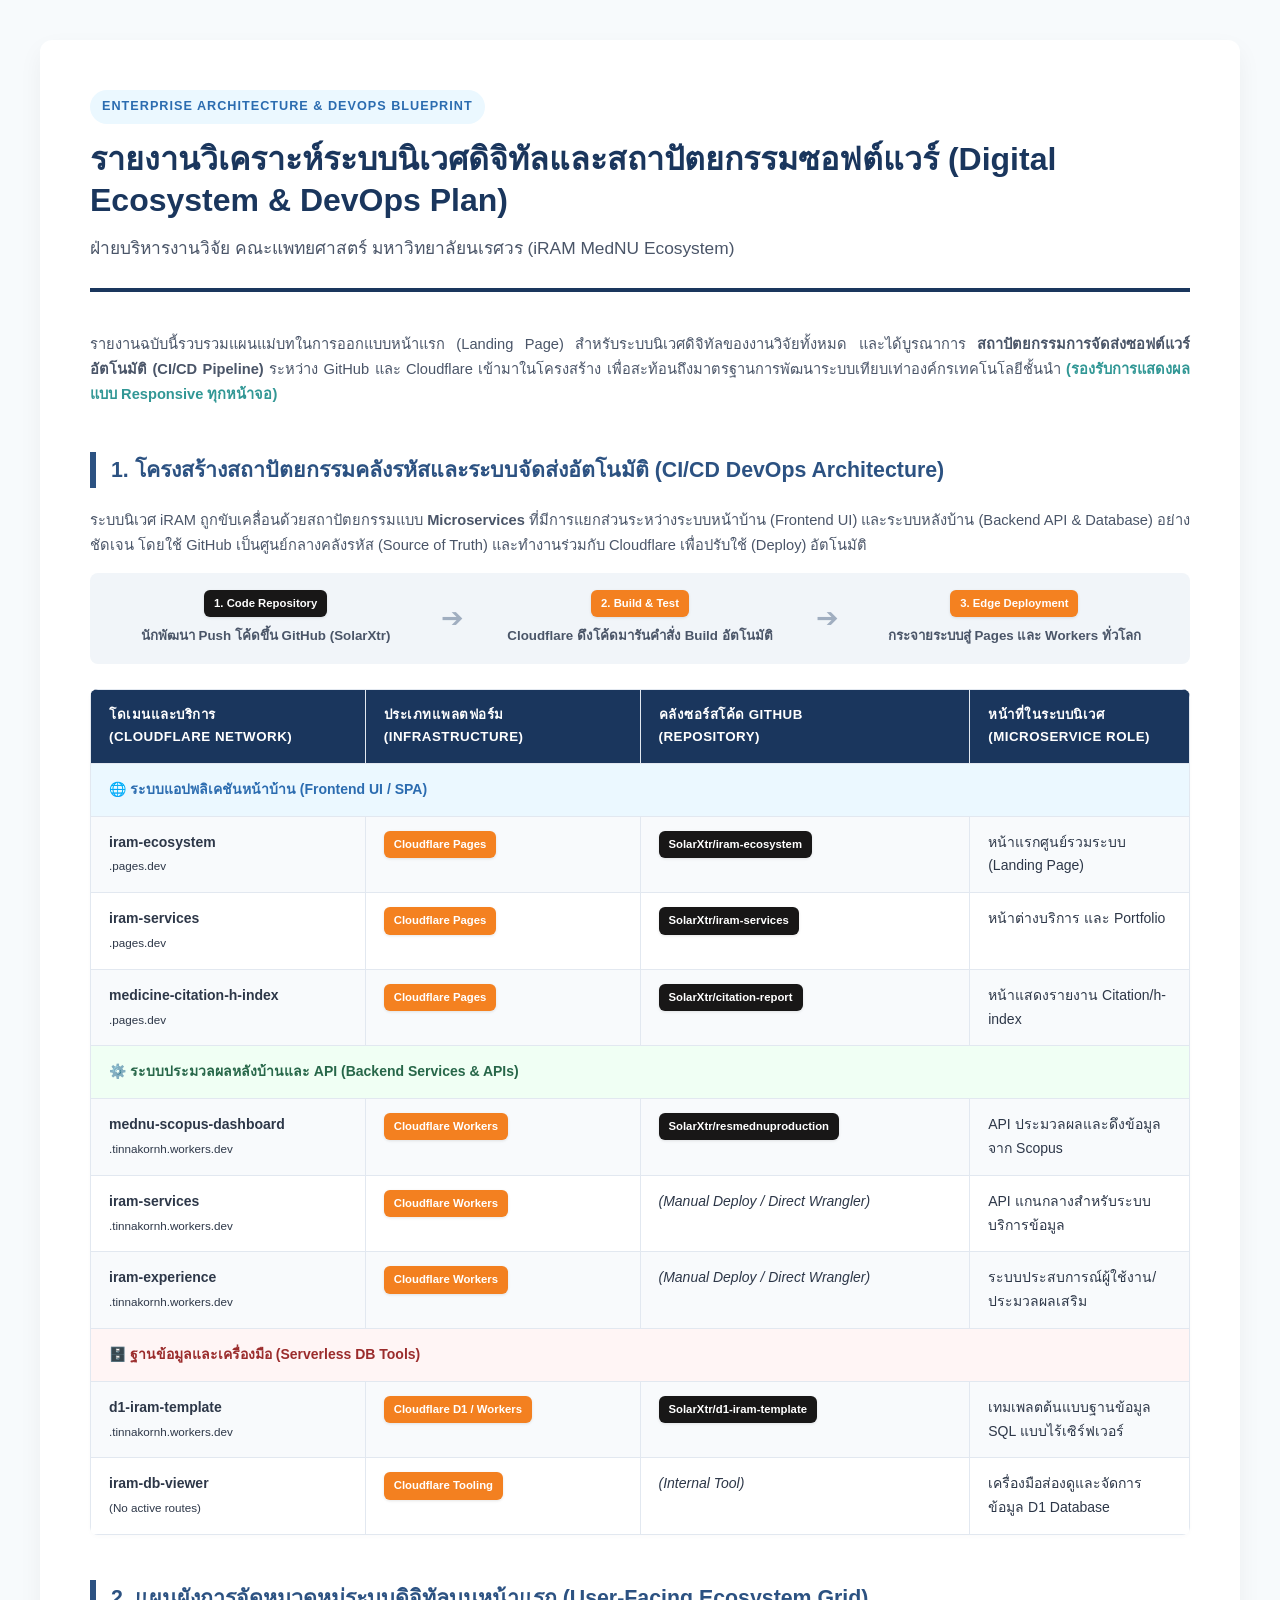
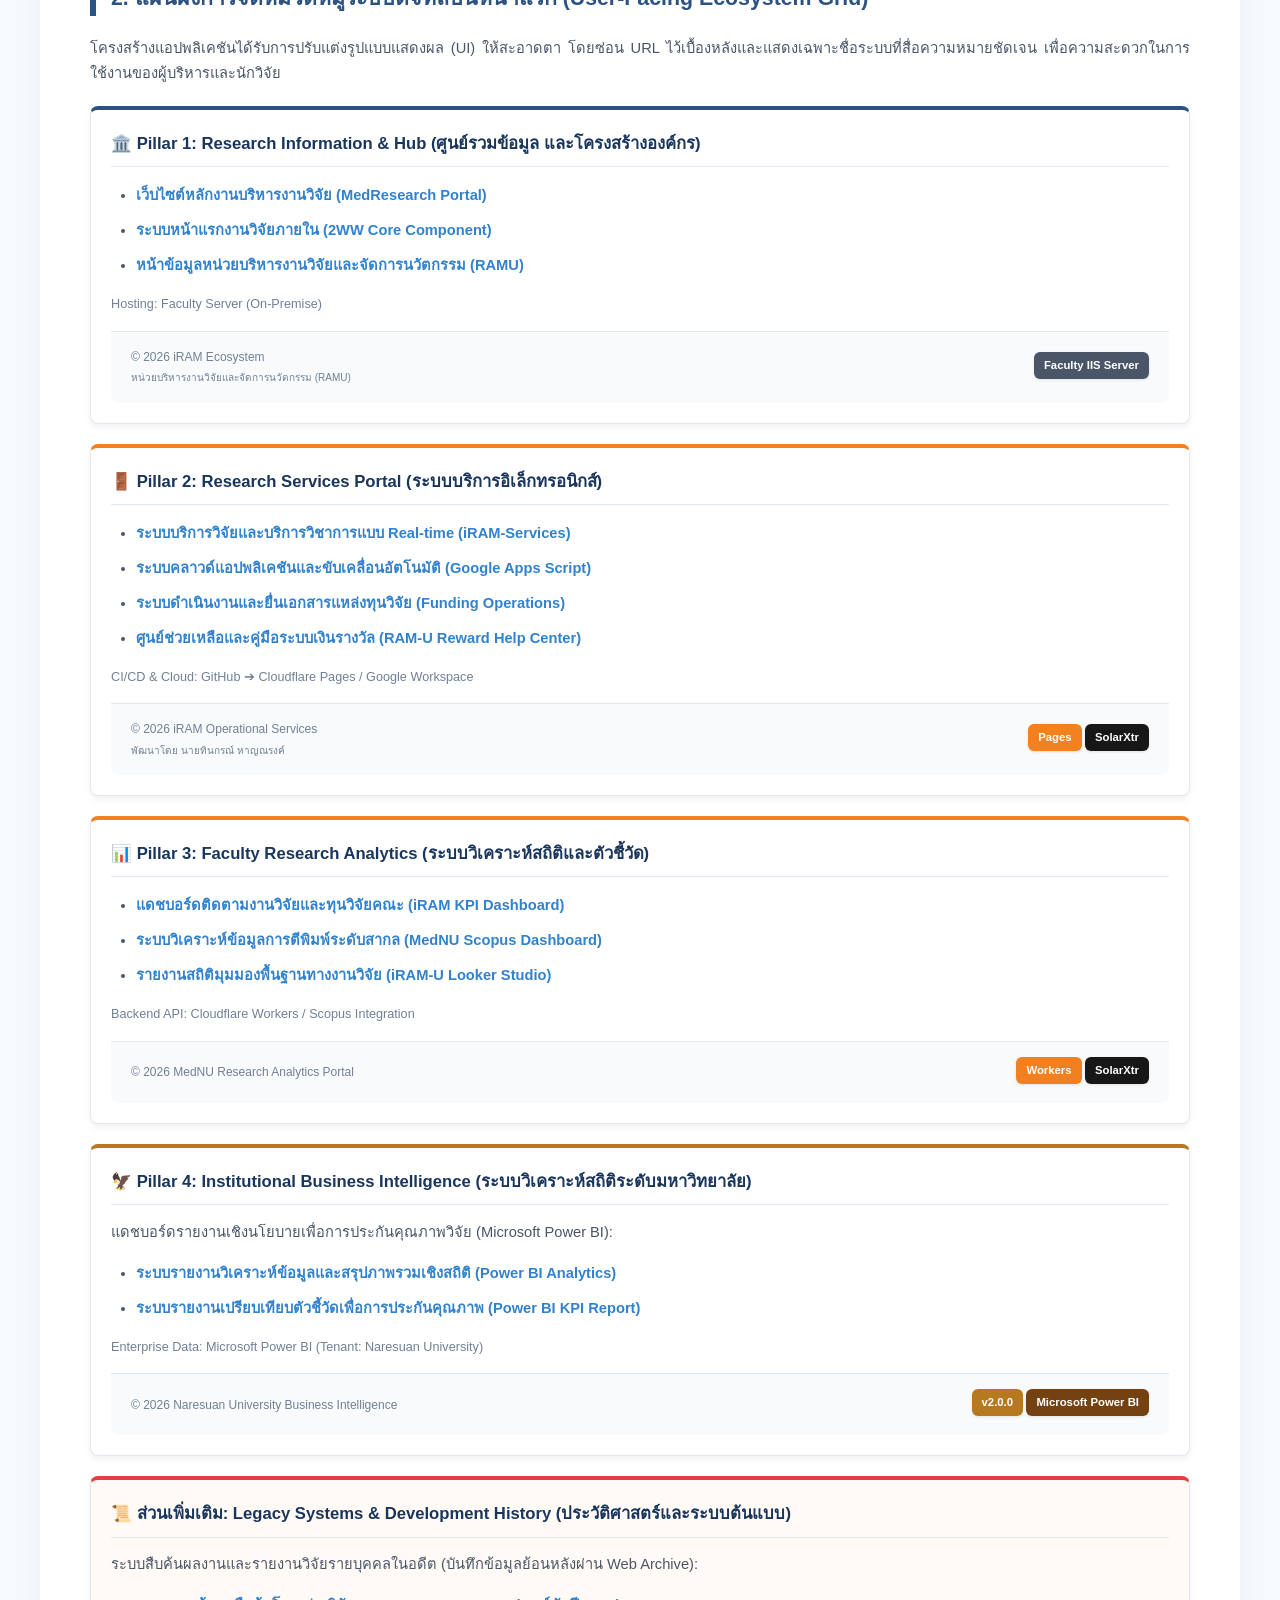
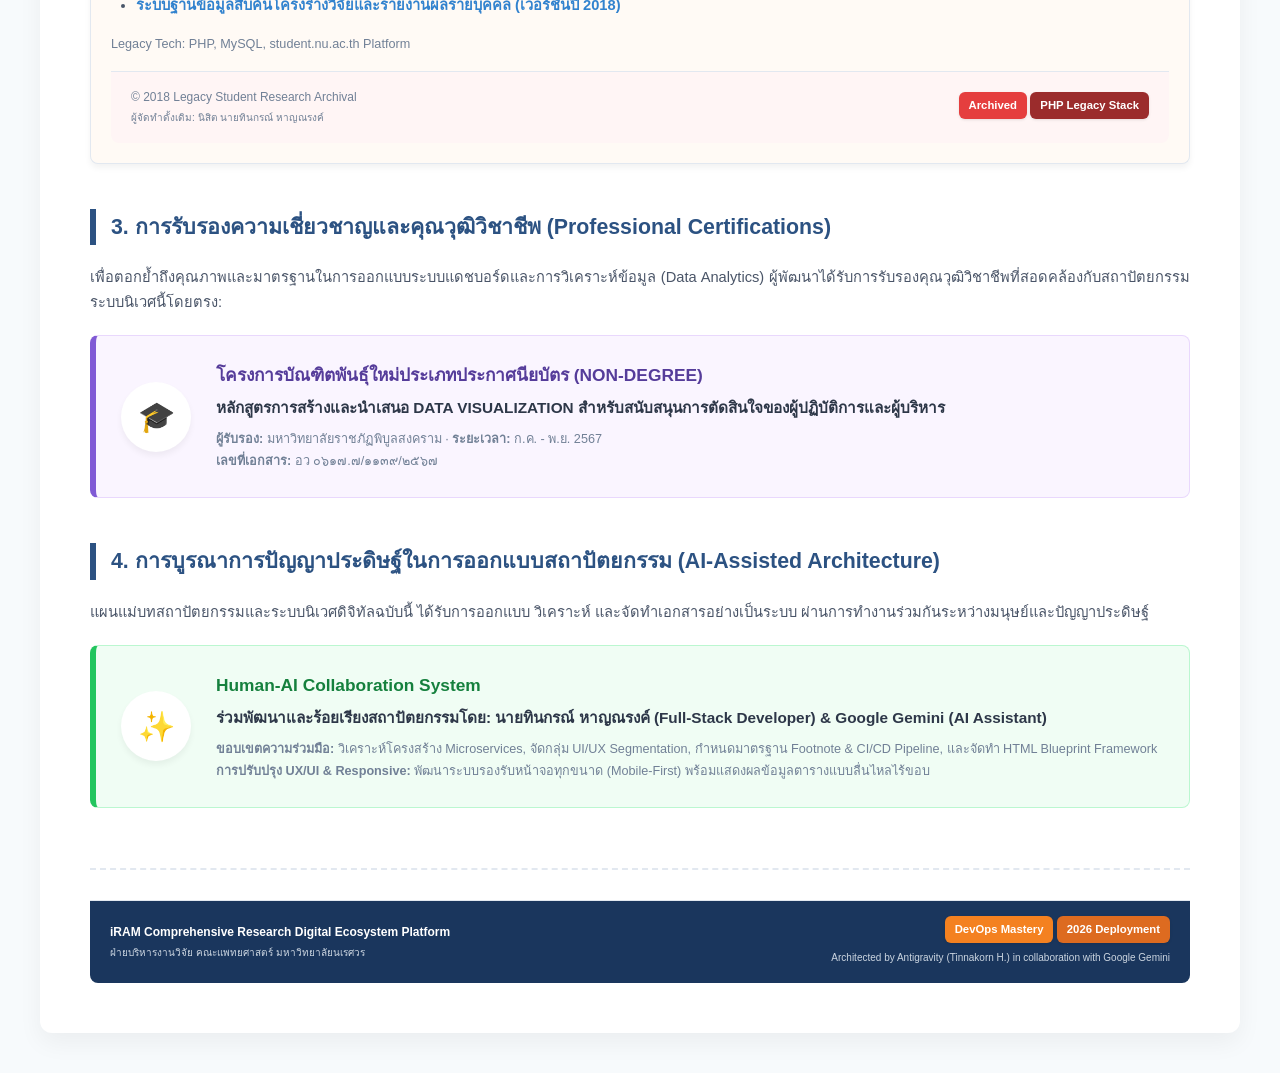
<file: iram_mednu_responsive_ecosystem.html>
<!DOCTYPE html>
<html lang="th">
<head>
    <meta charset="UTF-8">
    <meta name="viewport" content="width=device-width, initial-scale=1.0">
    <title>รายงานการวิเคราะห์ระบบสารสนเทศและแผนการจัดทำ Landing Page - iRAM MedNU (Responsive UI Edition)</title>
    <style>
        *, *::before, *::after { box-sizing: border-box; }
        body {
            font-family: 'Segoe UI', Tahoma, Geneva, Verdana, sans-serif, 'Helvetica Neue', Helvetica, Arial, sans-serif;
            line-height: 1.7;
            color: #2d3748;
            background-color: #f7fafc;
            margin: 0;
            padding: 0;
        }
        .container {
            max-width: 1200px;
            margin: 40px auto;
            background-color: #ffffff;
            padding: 50px;
            border-radius: 12px;
            box-shadow: 0 10px 25px rgba(0,0,0,0.05);
        }
        header {
            border-bottom: 4px solid #1a365d;
            padding-bottom: 25px;
            margin-bottom: 40px;
        }
        .header-tag {
            background-color: #ebf8ff;
            color: #2b6cb0;
            display: inline-block;
            padding: 6px 12px;
            border-radius: 20px;
            font-size: 9.5pt;
            font-weight: bold;
            text-transform: uppercase;
            letter-spacing: 1px;
            margin-bottom: 15px;
        }
        h1 {
            color: #1a365d;
            font-size: 24pt;
            margin: 0 0 12px 0;
            line-height: 1.3;
        }
        .subtitle {
            font-size: 13pt;
            color: #4a5568;
            margin: 0;
            font-weight: 500;
        }
        h2 {
            color: #2c5282;
            font-size: 16pt;
            border-left: 6px solid #2c5282;
            padding-left: 15px;
            margin-top: 45px;
            margin-bottom: 20px;
        }
        h3 {
            color: #2d3748;
            font-size: 12.5pt;
            margin-top: 25px;
            margin-bottom: 12px;
            font-weight: 600;
        }
        p, li {
            font-size: 11pt;
            color: #4a5568;
            text-align: justify;
        }
        ul, ol {
            padding-left: 25px;
        }
        li {
            margin-bottom: 10px;
        }
        /* Table Responsive Wrapper */
        .table-responsive {
            overflow-x: auto;
            -webkit-overflow-scrolling: touch;
            margin: 25px 0;
            box-shadow: 0 2px 5px rgba(0,0,0,0.02);
            border-radius: 8px;
        }
        table {
            width: 100%;
            border-collapse: collapse;
            font-size: 10.5pt;
            min-width: 800px; /* Force table width to prevent squishing on mobile */
        }
        th, td {
            border: 1px solid #e2e8f0;
            padding: 14px 18px;
            text-align: left;
            vertical-align: top;
        }
        th {
            background-color: #1a365d;
            color: #ffffff;
            font-weight: 600;
            text-transform: uppercase;
            font-size: 10pt;
            letter-spacing: 0.5px;
        }
        tr:nth-child(even) {
            background-color: #f8fafc;
        }
        .badge {
            display: inline-block;
            padding: 4px 10px;
            border-radius: 6px;
            font-size: 8.5pt;
            font-weight: bold;
            color: #ffffff;
            text-align: center;
            box-shadow: 0 1px 3px rgba(0,0,0,0.1);
            margin-bottom: 4px;
        }
        .bg-nu { background-color: #dd6b20; }
        .bg-cloudflare { background-color: #f48120; }
        .bg-workers { background-color: #f38020; }
        .bg-github { background-color: #181717; }
        .bg-legacy { background-color: #e53e3e; }
        .bg-pbi { background-color: #b7791f; }
        
        .recommendation-box {
            background-color: #f7fafc;
            border: 1px solid #e2e8f0;
            border-left: 5px solid #3182ce;
            padding: 25px;
            margin: 30px 0;
            border-radius: 4px;
        }
        .recommendation-box h3 {
            color: #2b6cb0;
            margin-top: 0;
        }
        .highlight-grid {
            display: grid;
            grid-template-columns: 1fr;
            gap: 20px;
            margin: 20px 0;
        }
        .grid-item {
            background: #fff;
            border: 1px solid #e2e8f0;
            padding: 20px;
            border-radius: 8px;
            border-top: 4px solid #2c5282;
            box-shadow: 0 4px 6px rgba(0,0,0,0.05);
        }
        .grid-item h4 {
            margin: 0 0 12px 0;
            color: #1a365d;
            font-size: 12.5pt;
            border-bottom: 1px solid #e2e8f0;
            padding-bottom: 8px;
        }
        .tech-list {
            margin-top: 5px;
            font-size: 9.5pt;
            color: #718096;
            margin-bottom: 15px;
        }
        .page-footer {
            display: flex;
            justify-content: space-between;
            align-items: center;
            padding: 15px 20px;
            color: #718096;
            font-size: 9pt;
            border-top: 1px solid #e2e8f0;
            background-color: #f8fafc;
            border-radius: 0 0 8px 8px;
            flex-wrap: wrap;
            gap: 10px;
        }
        .master-footer {
            margin-top: 60px;
            padding-top: 30px;
            border-top: 2px dashed #e2e8f0;
        }
        a {
            color: #3182ce;
            text-decoration: none;
            font-weight: 600;
            word-break: break-word; /* Prevent long links from breaking layout */
        }
        a:hover {
            text-decoration: underline;
            color: #2c5282;
        }
        .devops-flow {
            display: flex;
            align-items: center;
            margin: 15px 0;
            padding: 15px;
            background: #f1f5f9;
            border-radius: 8px;
        }
        .devops-step {
            flex: 1;
            text-align: center;
            font-weight: 600;
            color: #4a5568;
        }
        .devops-arrow {
            font-size: 20pt;
            color: #a0aec0;
            padding: 0 15px;
        }
        .cert-container, .ai-container {
            display: flex;
            align-items: center;
            gap: 25px;
            padding: 25px;
            border-radius: 8px;
            margin: 20px 0;
        }
        .cert-container {
            background: #faf5ff;
            border: 1px solid #e9d8fd;
            border-left: 6px solid #805ad5;
        }
        .ai-container {
            background: #f0fdf4;
            border: 1px solid #bbf7d0;
            border-left: 6px solid #22c55e;
        }
        .cert-icon, .ai-icon {
            width: 70px;
            height: 70px;
            background: #ffffff;
            border-radius: 50%;
            display: flex;
            align-items: center;
            justify-content: center;
            font-size: 30px;
            box-shadow: 0 4px 6px rgba(0,0,0,0.05);
            flex-shrink: 0;
        }

        /* --- Responsive Media Queries --- */
        @media screen and (max-width: 768px) {
            .container {
                margin: 20px 10px;
                padding: 25px 20px;
            }
            h1 {
                font-size: 20pt;
            }
            h2 {
                font-size: 15pt;
            }
            .devops-flow {
                flex-direction: column;
            }
            .devops-arrow {
                transform: rotate(90deg);
                padding: 10px 0;
            }
            .page-footer, .master-footer .page-footer {
                flex-direction: column;
                text-align: center;
            }
            .page-footer > div {
                text-align: center !important;
                width: 100%;
            }
            .cert-container, .ai-container {
                flex-direction: column;
                text-align: center;
            }
        }
    </style>
</head>
<body>

<div class="container">
    <header>
        <div class="header-tag">Enterprise Architecture & DevOps Blueprint</div>
        <h1>รายงานวิเคราะห์ระบบนิเวศดิจิทัลและสถาปัตยกรรมซอฟต์แวร์ (Digital Ecosystem & DevOps Plan)</h1>
        <div class="subtitle">ฝ่ายบริหารงานวิจัย คณะแพทยศาสตร์ มหาวิทยาลัยนเรศวร (iRAM MedNU Ecosystem)</div>
    </header>

    <section>
        <p>รายงานฉบับนี้รวบรวมแผนแม่บทในการออกแบบหน้าแรก (Landing Page) สำหรับระบบนิเวศดิจิทัลของงานวิจัยทั้งหมด และได้บูรณาการ <strong>สถาปัตยกรรมการจัดส่งซอฟต์แวร์อัตโนมัติ (CI/CD Pipeline)</strong> ระหว่าง GitHub และ Cloudflare เข้ามาในโครงสร้าง เพื่อสะท้อนถึงมาตรฐานการพัฒนาระบบเทียบเท่าองค์กรเทคโนโลยีชั้นนำ <span style="color: #319795; font-weight: bold;">(รองรับการแสดงผลแบบ Responsive ทุกหน้าจอ)</span></p>
    </section>

    <section>
        <h2>1. โครงสร้างสถาปัตยกรรมคลังรหัสและระบบจัดส่งอัตโนมัติ (CI/CD DevOps Architecture)</h2>
        <p>ระบบนิเวศ iRAM ถูกขับเคลื่อนด้วยสถาปัตยกรรมแบบ <strong>Microservices</strong> ที่มีการแยกส่วนระหว่างระบบหน้าบ้าน (Frontend UI) และระบบหลังบ้าน (Backend API & Database) อย่างชัดเจน โดยใช้ GitHub เป็นศูนย์กลางคลังรหัส (Source of Truth) และทำงานร่วมกับ Cloudflare เพื่อปรับใช้ (Deploy) อัตโนมัติ</p>
        
        <div class="devops-flow">
            <div class="devops-step">
                <span class="badge bg-github">1. Code Repository</span><br>
                <small>นักพัฒนา Push โค้ดขึ้น GitHub (SolarXtr)</small>
            </div>
            <div class="devops-arrow">➔</div>
            <div class="devops-step">
                <span class="badge bg-workers">2. Build & Test</span><br>
                <small>Cloudflare ดึงโค้ดมารันคำสั่ง Build อัตโนมัติ</small>
            </div>
            <div class="devops-arrow">➔</div>
            <div class="devops-step">
                <span class="badge bg-cloudflare">3. Edge Deployment</span><br>
                <small>กระจายระบบสู่ Pages และ Workers ทั่วโลก</small>
            </div>
        </div>

        <div class="table-responsive">
            <table>
                <thead>
                    <tr>
                        <th style="width: 25%;">โดเมนและบริการ<br>(Cloudflare Network)</th>
                        <th style="width: 25%;">ประเภทแพลตฟอร์ม<br>(Infrastructure)</th>
                        <th style="width: 30%;">คลังซอร์สโค้ด GitHub<br>(Repository)</th>
                        <th style="width: 20%;">หน้าที่ในระบบนิเวศ<br>(Microservice Role)</th>
                    </tr>
                </thead>
                <tbody>
                    <tr style="background-color: #ebf8ff;">
                        <td colspan="4" style="font-weight:bold; color:#2b6cb0;">🌐 ระบบแอปพลิเคชันหน้าบ้าน (Frontend UI / SPA)</td>
                    </tr>
                    <tr>
                        <td><strong>iram-ecosystem</strong><br><small>.pages.dev</small></td>
                        <td><span class="badge bg-cloudflare">Cloudflare Pages</span></td>
                        <td><span class="badge bg-github">SolarXtr/iram-ecosystem</span></td>
                        <td>หน้าแรกศูนย์รวมระบบ (Landing Page)</td>
                    </tr>
                    <tr>
                        <td><strong>iram-services</strong><br><small>.pages.dev</small></td>
                        <td><span class="badge bg-cloudflare">Cloudflare Pages</span></td>
                        <td><span class="badge bg-github">SolarXtr/iram-services</span></td>
                        <td>หน้าต่างบริการ และ Portfolio</td>
                    </tr>
                    <tr>
                        <td><strong>medicine-citation-h-index</strong><br><small>.pages.dev</small></td>
                        <td><span class="badge bg-cloudflare">Cloudflare Pages</span></td>
                        <td><span class="badge bg-github">SolarXtr/citation-report</span></td>
                        <td>หน้าแสดงรายงาน Citation/h-index</td>
                    </tr>

                    <tr style="background-color: #f0fff4;">
                        <td colspan="4" style="font-weight:bold; color:#276749;">⚙️ ระบบประมวลผลหลังบ้านและ API (Backend Services & APIs)</td>
                    </tr>
                    <tr>
                        <td><strong>mednu-scopus-dashboard</strong><br><small>.tinnakornh.workers.dev</small></td>
                        <td><span class="badge bg-workers">Cloudflare Workers</span></td>
                        <td><span class="badge bg-github">SolarXtr/resmednuproduction</span></td>
                        <td>API ประมวลผลและดึงข้อมูลจาก Scopus</td>
                    </tr>
                    <tr>
                        <td><strong>iram-services</strong><br><small>.tinnakornh.workers.dev</small></td>
                        <td><span class="badge bg-workers">Cloudflare Workers</span></td>
                        <td><em>(Manual Deploy / Direct Wrangler)</em></td>
                        <td>API แกนกลางสำหรับระบบบริการข้อมูล</td>
                    </tr>
                    <tr>
                        <td><strong>iram-experience</strong><br><small>.tinnakornh.workers.dev</small></td>
                        <td><span class="badge bg-workers">Cloudflare Workers</span></td>
                        <td><em>(Manual Deploy / Direct Wrangler)</em></td>
                        <td>ระบบประสบการณ์ผู้ใช้งาน/ประมวลผลเสริม</td>
                    </tr>

                    <tr style="background-color: #fff5f5;">
                        <td colspan="4" style="font-weight:bold; color:#9b2c2c;">🗄️ ฐานข้อมูลและเครื่องมือ (Serverless DB Tools)</td>
                    </tr>
                    <tr>
                        <td><strong>d1-iram-template</strong><br><small>.tinnakornh.workers.dev</small></td>
                        <td><span class="badge bg-workers">Cloudflare D1 / Workers</span></td>
                        <td><span class="badge bg-github">SolarXtr/d1-iram-template</span></td>
                        <td>เทมเพลตต้นแบบฐานข้อมูล SQL แบบไร้เซิร์ฟเวอร์</td>
                    </tr>
                    <tr>
                        <td><strong>iram-db-viewer</strong><br><small>(No active routes)</small></td>
                        <td><span class="badge bg-workers">Cloudflare Tooling</span></td>
                        <td><em>(Internal Tool)</em></td>
                        <td>เครื่องมือส่องดูและจัดการข้อมูล D1 Database</td>
                    </tr>
                </tbody>
            </table>
        </div>
    </section>

    <section>
        <h2>2. แผนผังการจัดหมวดหมู่ระบบดิจิทัลบนหน้าแรก (User-Facing Ecosystem Grid)</h2>
        <p>โครงสร้างแอปพลิเคชันได้รับการปรับแต่งรูปแบบแสดงผล (UI) ให้สะอาดตา โดยซ่อน URL ไว้เบื้องหลังและแสดงเฉพาะชื่อระบบที่สื่อความหมายชัดเจน เพื่อความสะดวกในการใช้งานของผู้บริหารและนักวิจัย</p>
        
        <div class="highlight-grid">
            <!-- Pillar 1 -->
            <div class="grid-item">
                <h4>🏛️ Pillar 1: Research Information & Hub (ศูนย์รวมข้อมูล และโครงสร้างองค์กร)</h4>
                <ul>
                    <li><a href="http://med.nu.ac.th/medresearch/" target="_blank">เว็บไซต์หลักงานบริหารงานวิจัย (MedResearch Portal)</a></li>
                    <li><a href="https://med.nu.ac.th/medresearch/2ww/home/main.php" target="_blank">ระบบหน้าแรกงานวิจัยภายใน (2WW Core Component)</a></li>
                    <li><a href="https://med.nu.ac.th/medresearch/2ww/home/ramu.php" target="_blank">หน้าข้อมูลหน่วยบริหารงานวิจัยและจัดการนวัตกรรม (RAMU)</a></li>
                </ul>
                <div class="tech-list">Hosting: Faculty Server (On-Premise)</div>
                <div class="page-footer">
                    <div>© 2026 iRAM Ecosystem<br><small>หน่วยบริหารงานวิจัยและจัดการนวัตกรรม (RAMU)</small></div>
                    <div style="text-align: right;"><span class="badge bg-nu" style="background:#4a5568;">Faculty IIS Server</span></div>
                </div>
            </div>
            
            <!-- Pillar 2 -->
            <div class="grid-item" style="border-top-color: #f48120;">
                <h4>🚪 Pillar 2: Research Services Portal (ระบบบริการอิเล็กทรอนิกส์)</h4>
                <ul>
                    <li><a href="https://iram-services.pages.dev/dashboard" target="_blank">ระบบบริการวิจัยและบริการวิชาการแบบ Real-time (iRAM-Services)</a></li>
                    <li><a href="https://script.google.com/a/nu.ac.th/macros/s/AKfycbwvsP6cRJh9fEOb6LLCWzTP3cs4XyhWTne0-HBvcX-PVyRfROqPQYtDaUJfjc-TaL1k/exec" target="_blank">ระบบคลาวด์แอปพลิเคชันและขับเคลื่อนอัตโนมัติ (Google Apps Script)</a></li>
                    <li><a href="https://med.nu.ac.th/medresearch/sub-ram-u/funding.php" target="_blank">ระบบดำเนินงานและยื่นเอกสารแหล่งทุนวิจัย (Funding Operations)</a></li>
                    <li><a href="https://sites.google.com/view/ram-u-reward-help-center/home" target="_blank">ศูนย์ช่วยเหลือและคู่มือระบบเงินรางวัล (RAM-U Reward Help Center)</a></li>
                </ul>
                <div class="tech-list">CI/CD & Cloud: GitHub ➔ Cloudflare Pages / Google Workspace</div>
                <div class="page-footer">
                    <div>© 2026 iRAM Operational Services<br><small>พัฒนาโดย นายทินกรณ์ หาญณรงค์</small></div>
                    <div style="text-align: right;"><span class="badge bg-cloudflare">Pages</span> <span class="badge bg-github">SolarXtr</span></div>
                </div>
            </div>
            
            <!-- Pillar 3 -->
            <div class="grid-item" style="border-top-color: #f38020;">
                <h4>📊 Pillar 3: Faculty Research Analytics (ระบบวิเคราะห์สถิติและตัวชี้วัด)</h4>
                <ul>
                    <li><a href="https://med.nu.ac.th/medresearch/sub-ram-u/kpidashboard/iram-kpi-dashboard.html" target="_blank">แดชบอร์ดติดตามงานวิจัยและทุนวิจัยคณะ (iRAM KPI Dashboard)</a></li>
                    <li><a href="https://mednu-scopus-dashboard.tinnakornh.workers.dev" target="_blank">ระบบวิเคราะห์ข้อมูลการตีพิมพ์ระดับสากล (MedNU Scopus Dashboard)</a></li>
                    <li><a href="https://datastudio.google.com/s/qujr1f6tujY" target="_blank">รายงานสถิติมุมมองพื้นฐานทางงานวิจัย (iRAM-U Looker Studio)</a></li>
                </ul>
                <div class="tech-list">Backend API: Cloudflare Workers / Scopus Integration</div>
                <div class="page-footer">
                    <div>© 2026 MedNU Research Analytics Portal</div>
                    <div style="text-align: right;"><span class="badge bg-workers">Workers</span> <span class="badge bg-github">SolarXtr</span></div>
                </div>
            </div>

            <!-- Pillar 4 -->
            <div class="grid-item" style="border-top-color: #b7791f;">
                <h4>🦅 Pillar 4: Institutional Business Intelligence (ระบบวิเคราะห์สถิติระดับมหาวิทยาลัย)</h4>
                <p style="margin-bottom: 5px;">แดชบอร์ดรายงานเชิงนโยบายเพื่อการประกันคุณภาพวิจัย (Microsoft Power BI):</p>
                <ul>
                    <li><a href="https://app.powerbi.com/view?r=eyJrIjoiNzgyNTEwZGYtZmNlMS00MjFlLTkyMzgtN2QzNTgyOWQ5YWViIiwidCI6ImJmMWViM2Y4LTE5ZDItNDA5ZC1iMGM1LTRlODBjOTQzZmQ1MiIsImMiOjEwfQ%3D%3D" target="_blank">ระบบรายงานวิเคราะห์ข้อมูลและสรุปภาพรวมเชิงสถิติ (Power BI Analytics)</a></li>
                    <li><a href="https://app.powerbi.com/view?r=eyJrIjoiOGVjNDUzNzUtN2I2OS00ZDU1LWI3NWMtNjJkNDMzZjVhMDQ5IiwidCI6ImJmMWViM2Y4LTE5ZDItNDA5ZC1iMGM1LTRlODBjOTQzZmQ1MiIsImMiOjEwfQ%3D%3D" target="_blank">ระบบรายงานเปรียบเทียบตัวชี้วัดเพื่อการประกันคุณภาพ (Power BI KPI Report)</a></li>
                </ul>
                <div class="tech-list">Enterprise Data: Microsoft Power BI (Tenant: Naresuan University)</div>
                <div class="page-footer">
                    <div>© 2026 Naresuan University Business Intelligence</div>
                    <div style="text-align: right;"><span class="badge bg-pbi" style="color:#fff !important;">v2.0.0</span> <span class="badge bg-pbi" style="background:#744210; color:#fff !important;">Microsoft Power BI</span></div>
                </div>
            </div>

            <!-- Legacy Section -->
            <div class="grid-item" style="border-top-color: #e53e3e; background-color: #fffaf5;">
                <h4>📜 ส่วนเพิ่มเติม: Legacy Systems & Development History (ประวัติศาสตร์และระบบต้นแบบ)</h4>
                <p style="margin-bottom: 5px;">ระบบสืบค้นผลงานและรายงานวิจัยรายบุคคลในอดีต (บันทึกข้อมูลย้อนหลังผ่าน Web Archive):</p>
                <ul>
                    <li><a href="https://web.archive.org/web/20180606134350/http://student.nu.ac.th/tinnakornh/research/shwres1.php" target="_blank">ระบบฐานข้อมูลสืบค้นโครงร่างวิจัยและรายงานผลรายบุคคล (เวอร์ชันปี 2018)</a></li>
                </ul>
                <div class="tech-list">Legacy Tech: PHP, MySQL, student.nu.ac.th Platform</div>
                <div class="page-footer" style="background-color: #fff5f5;">
                    <div>© 2018 Legacy Student Research Archival<br><small>ผู้จัดทำดั้งเดิม: นิสิต นายทินกรณ์ หาญณรงค์</small></div>
                    <div style="text-align: right;"><span class="badge bg-legacy">Archived</span> <span class="badge bg-legacy" style="background:#9b2c2c;">PHP Legacy Stack</span></div>
                </div>
            </div>

        </div>
    </section>

    <section>
        <h2>3. การรับรองความเชี่ยวชาญและคุณวุฒิวิชาชีพ (Professional Certifications)</h2>
        <p>เพื่อตอกย้ำถึงคุณภาพและมาตรฐานในการออกแบบระบบแดชบอร์ดและการวิเคราะห์ข้อมูล (Data Analytics) ผู้พัฒนาได้รับการรับรองคุณวุฒิวิชาชีพที่สอดคล้องกับสถาปัตยกรรมระบบนิเวศนี้โดยตรง:</p>
        
        <div class="cert-container">
            <div class="cert-icon">🎓</div>
            <div>
                <h4 style="margin: 0 0 5px 0; color: #553c9a; font-size: 13pt;">โครงการบัณฑิตพันธุ์ใหม่ประเภทประกาศนียบัตร (NON-DEGREE)</h4>
                <p style="margin: 0; font-weight: 600; color: #2d3748; font-size: 11.5pt;">หลักสูตรการสร้างและนำเสนอ DATA VISUALIZATION สำหรับสนับสนุนการตัดสินใจของผู้ปฏิบัติการและผู้บริหาร</p>
                <div style="margin-top: 8px; font-size: 9.5pt; color: #718096;">
                    <strong>ผู้รับรอง:</strong> มหาวิทยาลัยราชภัฏพิบูลสงคราม · <strong>ระยะเวลา:</strong> ก.ค. - พ.ย. 2567<br>
                    <strong>เลขที่เอกสาร:</strong> อว ๐๖๑๗.๗/๑๑๓๙/๒๕๖๗
                </div>
            </div>
        </div>
    </section>

    <section>
        <h2>4. การบูรณาการปัญญาประดิษฐ์ในการออกแบบสถาปัตยกรรม (AI-Assisted Architecture)</h2>
        <p>แผนแม่บทสถาปัตยกรรมและระบบนิเวศดิจิทัลฉบับนี้ ได้รับการออกแบบ วิเคราะห์ และจัดทำเอกสารอย่างเป็นระบบ ผ่านการทำงานร่วมกันระหว่างมนุษย์และปัญญาประดิษฐ์</p>
        
        <div class="ai-container">
            <div class="ai-icon">✨</div>
            <div>
                <h4 style="margin: 0 0 5px 0; color: #15803d; font-size: 13pt;">Human-AI Collaboration System</h4>
                <p style="margin: 0; font-weight: 600; color: #2d3748; font-size: 11.5pt;">ร่วมพัฒนาและร้อยเรียงสถาปัตยกรรมโดย: นายทินกรณ์ หาญณรงค์ (Full-Stack Developer) & Google Gemini (AI Assistant)</p>
                <div style="margin-top: 8px; font-size: 9.5pt; color: #718096;">
                    <strong>ขอบเขตความร่วมมือ:</strong> วิเคราะห์โครงสร้าง Microservices, จัดกลุ่ม UI/UX Segmentation, กำหนดมาตรฐาน Footnote & CI/CD Pipeline, และจัดทำ HTML Blueprint Framework<br>
                    <strong>การปรับปรุง UX/UI & Responsive:</strong> พัฒนาระบบรองรับหน้าจอทุกขนาด (Mobile-First) พร้อมแสดงผลข้อมูลตารางแบบลื่นไหลไร้ขอบ
                </div>
            </div>
        </div>
    </section>

    <!-- Master Footer -->
    <div class="master-footer">
        <div class="page-footer" style="background-color: #1a365d; color: #ffffff;">
            <div>
                <strong>iRAM Comprehensive Research Digital Ecosystem Platform</strong><br>
                <small style="color: #cbd5e0;">ฝ่ายบริหารงานวิจัย คณะแพทยศาสตร์ มหาวิทยาลัยนเรศวร</small>
            </div>
            <div style="text-align: right;">
                <span class="badge bg-cloudflare" style="background:#f48120;">DevOps Mastery</span>
                <span class="badge bg-nu" style="background:#dd6b20;">2026 Deployment</span><br>
                <small style="color: #cbd5e0;">Architected by Antigravity (Tinnakorn H.) in collaboration with Google Gemini</small>
            </div>
        </div>
    </div>
</div>

</body>
</html>
</file>
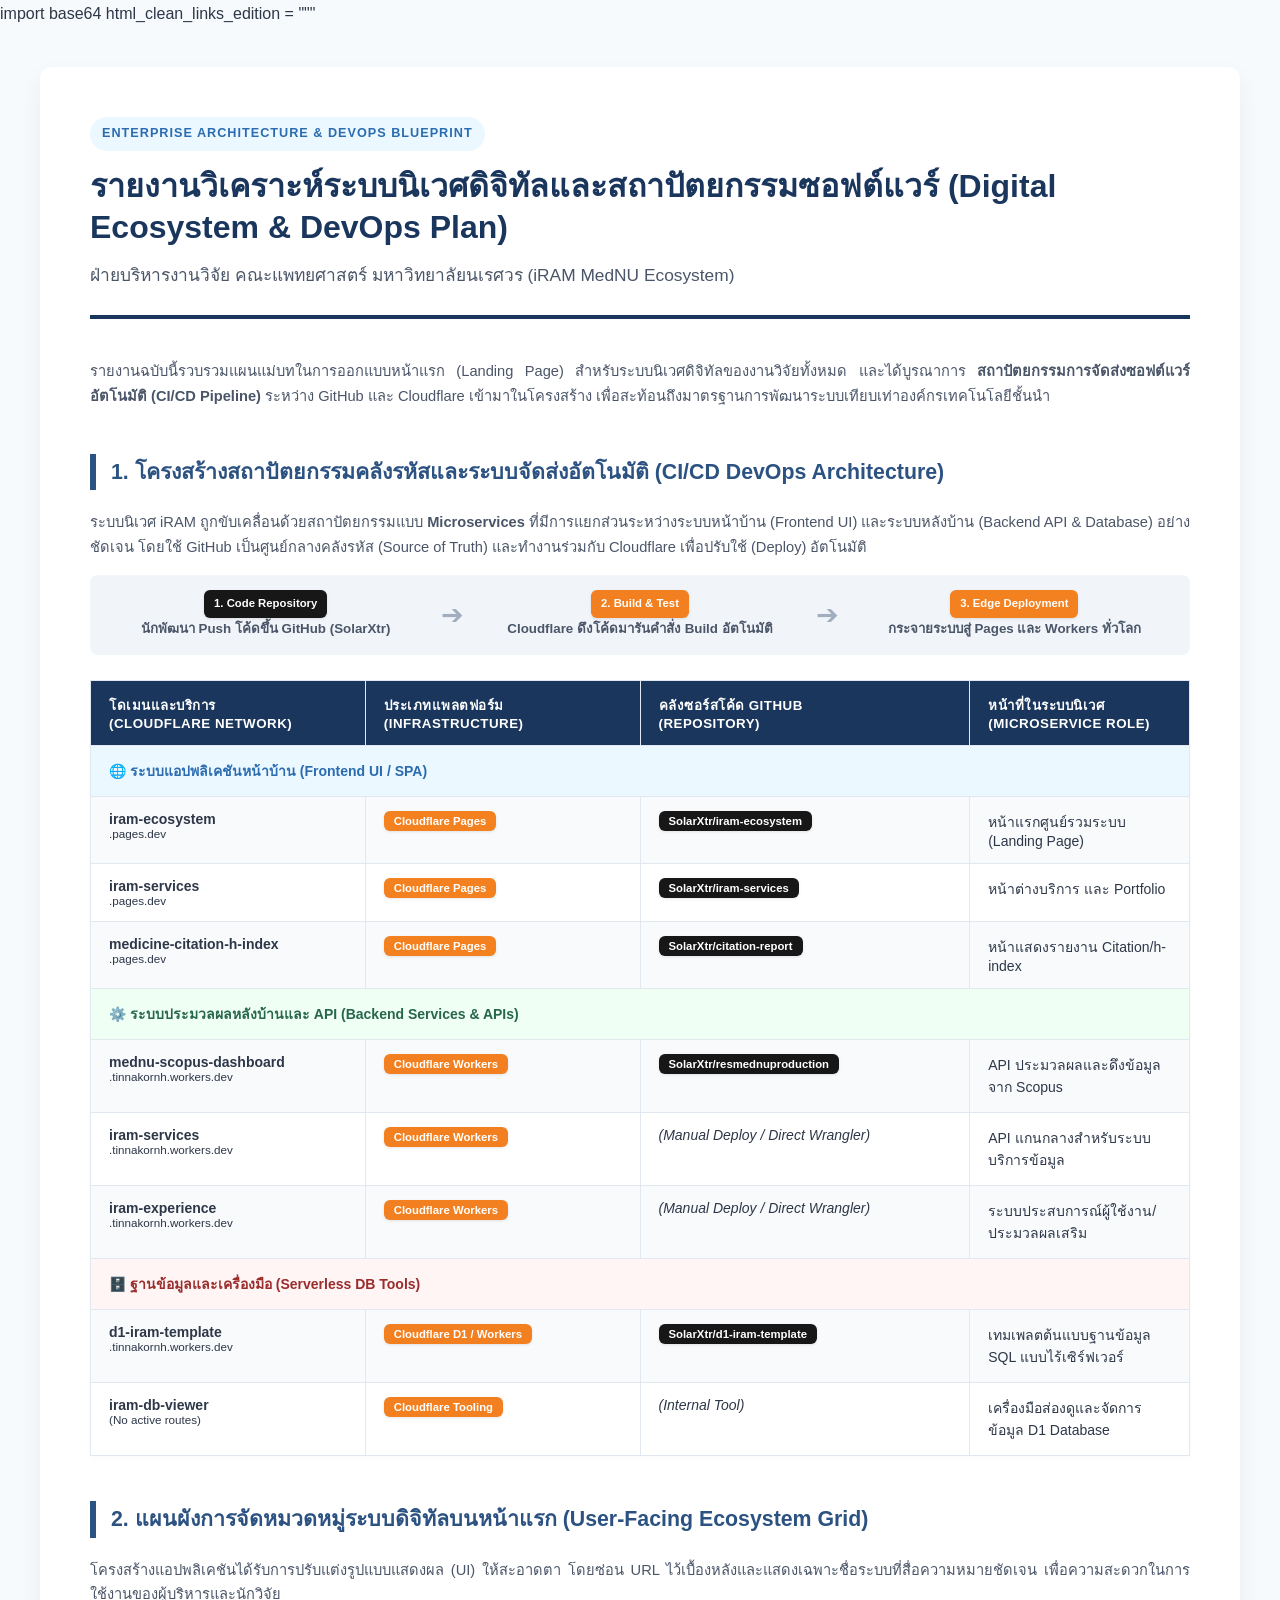
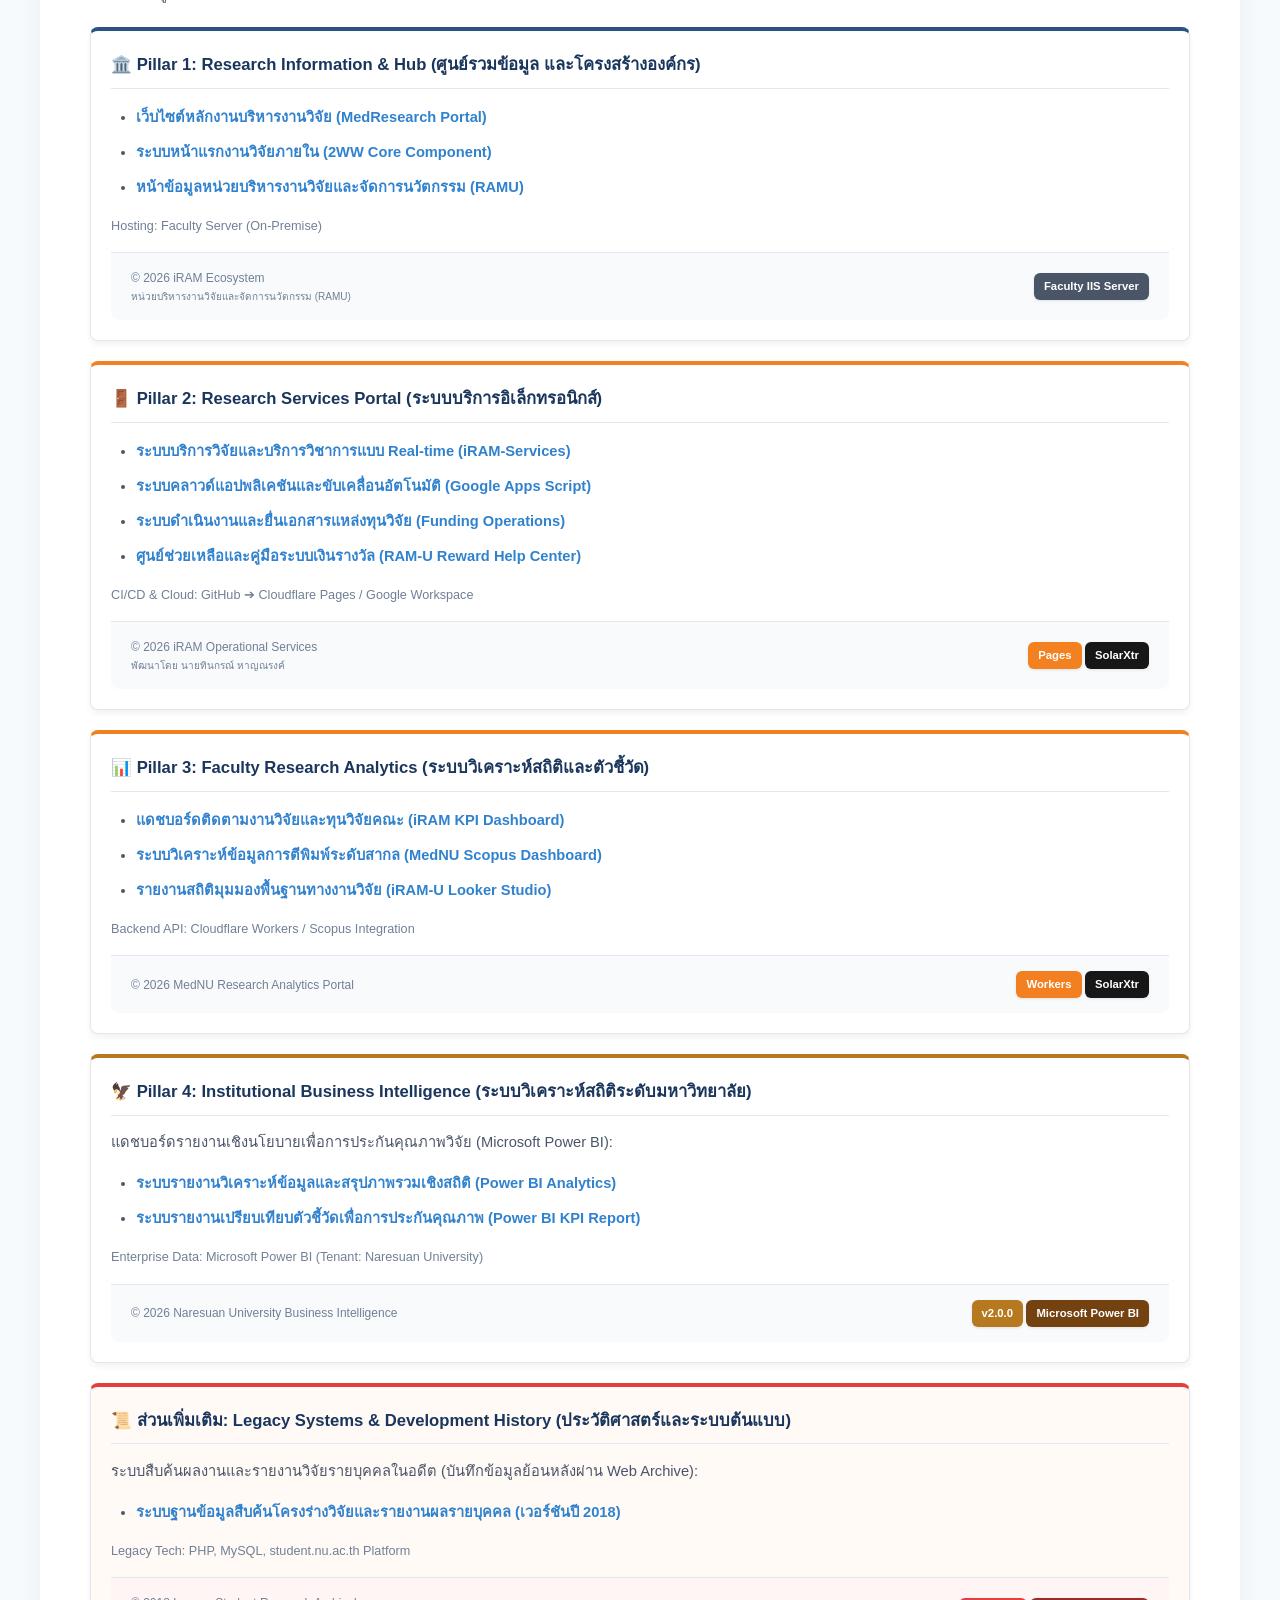
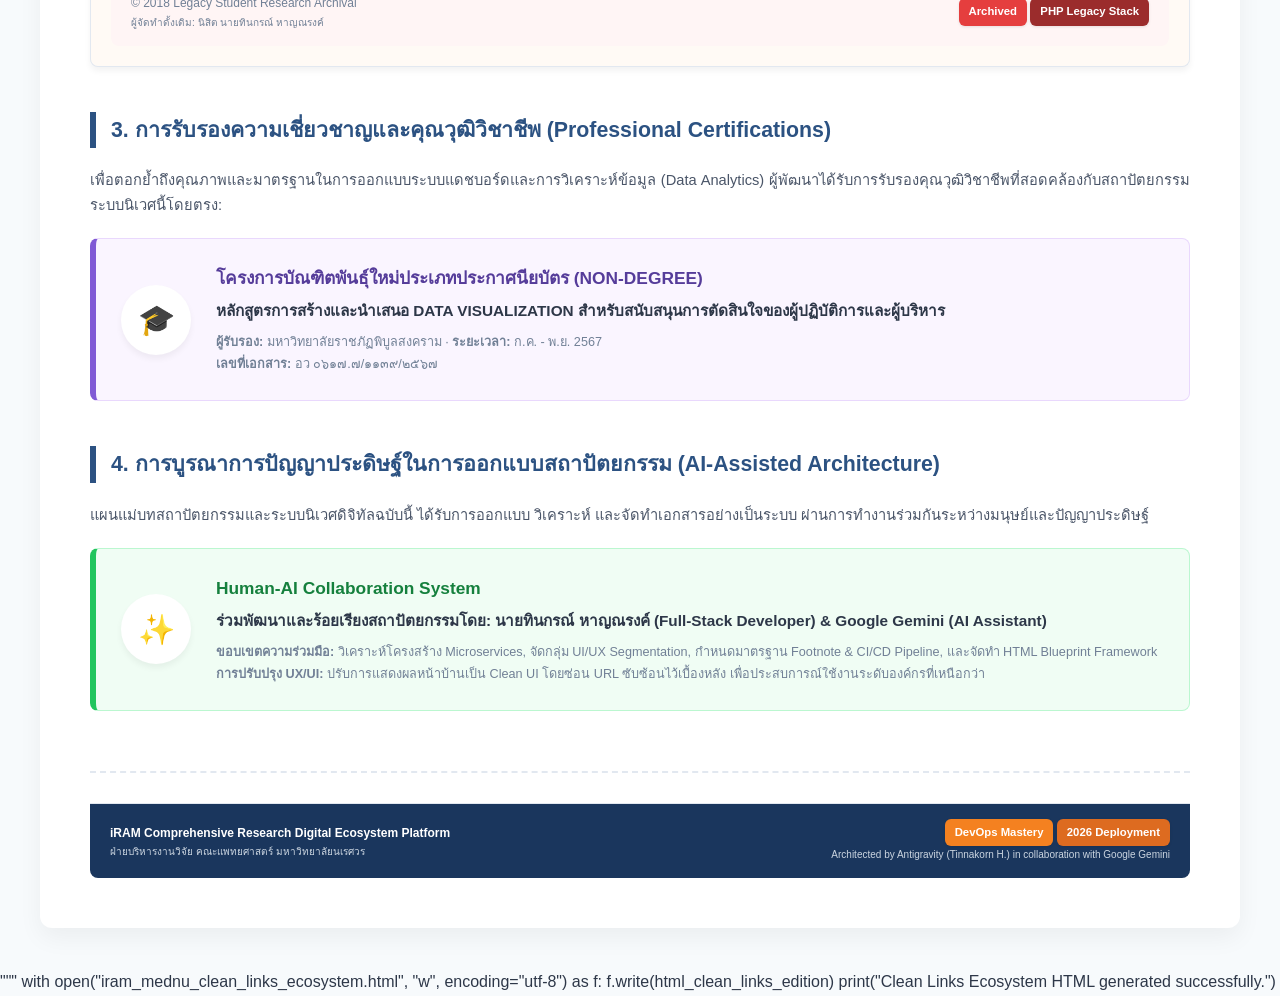
<file: iram_mednu_ultimate_fixed_ecosystem.html>
import base64

html_clean_links_edition = """<!DOCTYPE html>
<html lang="th">
<head>
    <meta charset="UTF-8">
    <meta name="viewport" content="width=device-width, initial-scale=1.0">
    <title>รายงานการวิเคราะห์ระบบสารสนเทศและแผนการจัดทำ Landing Page - iRAM MedNU (Clean UI Edition)</title>
    <style>
        *, *::before, *::after { box-sizing: border-box; }
        body {
            font-family: 'Segoe UI', Tahoma, Geneva, Verdana, sans-serif, 'Helvetica Neue', Helvetica, Arial, sans-serif;
            line-height: 1.7;
            color: #2d3748;
            background-color: #f7fafc;
            margin: 0;
            padding: 0;
        }
        .container {
            max-width: 1200px;
            margin: 40px auto;
            background-color: #ffffff;
            padding: 50px;
            border-radius: 12px;
            box-shadow: 0 10px 25px rgba(0,0,0,0.05);
        }
        header {
            border-bottom: 4px solid #1a365d;
            padding-bottom: 25px;
            margin-bottom: 40px;
        }
        .header-tag {
            background-color: #ebf8ff;
            color: #2b6cb0;
            display: inline-block;
            padding: 6px 12px;
            border-radius: 20px;
            font-size: 9.5pt;
            font-weight: bold;
            text-transform: uppercase;
            letter-spacing: 1px;
            margin-bottom: 15px;
        }
        h1 {
            color: #1a365d;
            font-size: 24pt;
            margin: 0 0 12px 0;
            line-height: 1.3;
        }
        .subtitle {
            font-size: 13pt;
            color: #4a5568;
            margin: 0;
            font-weight: 500;
        }
        h2 {
            color: #2c5282;
            font-size: 16pt;
            border-left: 6px solid #2c5282;
            padding-left: 15px;
            margin-top: 45px;
            margin-bottom: 20px;
        }
        h3 {
            color: #2d3748;
            font-size: 12.5pt;
            margin-top: 25px;
            margin-bottom: 12px;
            font-weight: 600;
        }
        p, li {
            font-size: 11pt;
            color: #4a5568;
            text-align: justify;
        }
        ul, ol {
            padding-left: 25px;
        }
        li {
            margin-bottom: 10px;
        }
        table {
            width: 100%;
            border-collapse: collapse;
            margin: 25px 0;
            font-size: 10.5pt;
            box-shadow: 0 2px 5px rgba(0,0,0,0.02);
        }
        th, td {
            border: 1px solid #e2e8f0;
            padding: 14px 18px;
            text-align: left;
            vertical-align: top;
        }
        th {
            background-color: #1a365d;
            color: #ffffff;
            font-weight: 600;
            text-transform: uppercase;
            font-size: 10pt;
            letter-spacing: 0.5px;
        }
        tr:nth-child(even) {
            background-color: #f8fafc;
        }
        .badge {
            display: inline-block;
            padding: 4px 10px;
            border-radius: 6px;
            font-size: 8.5pt;
            font-weight: bold;
            color: #ffffff;
            text-align: center;
            box-shadow: 0 1px 3px rgba(0,0,0,0.1);
        }
        .bg-nu { background-color: #dd6b20; }
        .bg-cloudflare { background-color: #f48120; }
        .bg-workers { background-color: #f38020; }
        .bg-github { background-color: #181717; }
        .bg-legacy { background-color: #e53e3e; }
        .bg-pbi { background-color: #b7791f; }
        
        .recommendation-box {
            background-color: #f7fafc;
            border: 1px solid #e2e8f0;
            border-left: 5px solid #3182ce;
            padding: 25px;
            margin: 30px 0;
            border-radius: 4px;
        }
        .recommendation-box h3 {
            color: #2b6cb0;
            margin-top: 0;
        }
        .highlight-grid {
            display: grid;
            grid-template-columns: 1fr;
            gap: 20px;
            margin: 20px 0;
        }
        .grid-item {
            background: #fff;
            border: 1px solid #e2e8f0;
            padding: 20px;
            border-radius: 8px;
            border-top: 4px solid #2c5282;
            box-shadow: 0 4px 6px rgba(0,0,0,0.05);
        }
        .grid-item h4 {
            margin: 0 0 12px 0;
            color: #1a365d;
            font-size: 12.5pt;
            border-bottom: 1px solid #e2e8f0;
            padding-bottom: 8px;
        }
        .tech-list {
            margin-top: 5px;
            font-size: 9.5pt;
            color: #718096;
            margin-bottom: 15px;
        }
        .page-footer {
            display: flex;
            justify-content: space-between;
            align-items: center;
            padding: 15px 20px;
            color: #718096;
            font-size: 9pt;
            border-top: 1px solid #e2e8f0;
            background-color: #f8fafc;
            border-radius: 0 0 8px 8px;
        }
        .master-footer {
            margin-top: 60px;
            padding-top: 30px;
            border-top: 2px dashed #e2e8f0;
        }
        a {
            color: #3182ce;
            text-decoration: none;
            font-weight: 600;
        }
        a:hover {
            text-decoration: underline;
            color: #2c5282;
        }
        .devops-flow {
            display: flex;
            align-items: center;
            margin: 15px 0;
            padding: 15px;
            background: #f1f5f9;
            border-radius: 8px;
        }
        .devops-step {
            flex: 1;
            text-align: center;
            font-weight: 600;
            color: #4a5568;
        }
        .devops-arrow {
            font-size: 20pt;
            color: #a0aec0;
            padding: 0 15px;
        }
        .cert-container, .ai-container {
            display: flex;
            align-items: center;
            gap: 25px;
            padding: 25px;
            border-radius: 8px;
            margin: 20px 0;
        }
        .cert-container {
            background: #faf5ff;
            border: 1px solid #e9d8fd;
            border-left: 6px solid #805ad5;
        }
        .ai-container {
            background: #f0fdf4;
            border: 1px solid #bbf7d0;
            border-left: 6px solid #22c55e;
        }
        .cert-icon, .ai-icon {
            width: 70px;
            height: 70px;
            background: #ffffff;
            border-radius: 50%;
            display: flex;
            align-items: center;
            justify-content: center;
            font-size: 30px;
            box-shadow: 0 4px 6px rgba(0,0,0,0.05);
            flex-shrink: 0;
        }
    </style>
</head>
<body>

<div class="container">
    <header>
        <div class="header-tag">Enterprise Architecture & DevOps Blueprint</div>
        <h1>รายงานวิเคราะห์ระบบนิเวศดิจิทัลและสถาปัตยกรรมซอฟต์แวร์ (Digital Ecosystem & DevOps Plan)</h1>
        <div class="subtitle">ฝ่ายบริหารงานวิจัย คณะแพทยศาสตร์ มหาวิทยาลัยนเรศวร (iRAM MedNU Ecosystem)</div>
    </header>

    <section>
        <p>รายงานฉบับนี้รวบรวมแผนแม่บทในการออกแบบหน้าแรก (Landing Page) สำหรับระบบนิเวศดิจิทัลของงานวิจัยทั้งหมด และได้บูรณาการ <strong>สถาปัตยกรรมการจัดส่งซอฟต์แวร์อัตโนมัติ (CI/CD Pipeline)</strong> ระหว่าง GitHub และ Cloudflare เข้ามาในโครงสร้าง เพื่อสะท้อนถึงมาตรฐานการพัฒนาระบบเทียบเท่าองค์กรเทคโนโลยีชั้นนำ</p>
    </section>

    <section>
        <h2>1. โครงสร้างสถาปัตยกรรมคลังรหัสและระบบจัดส่งอัตโนมัติ (CI/CD DevOps Architecture)</h2>
        <p>ระบบนิเวศ iRAM ถูกขับเคลื่อนด้วยสถาปัตยกรรมแบบ <strong>Microservices</strong> ที่มีการแยกส่วนระหว่างระบบหน้าบ้าน (Frontend UI) และระบบหลังบ้าน (Backend API & Database) อย่างชัดเจน โดยใช้ GitHub เป็นศูนย์กลางคลังรหัส (Source of Truth) และทำงานร่วมกับ Cloudflare เพื่อปรับใช้ (Deploy) อัตโนมัติ</p>
        
        <div class="devops-flow">
            <div class="devops-step">
                <span class="badge bg-github">1. Code Repository</span><br>
                <small>นักพัฒนา Push โค้ดขึ้น GitHub (SolarXtr)</small>
            </div>
            <div class="devops-arrow">➔</div>
            <div class="devops-step">
                <span class="badge bg-workers">2. Build & Test</span><br>
                <small>Cloudflare ดึงโค้ดมารันคำสั่ง Build อัตโนมัติ</small>
            </div>
            <div class="devops-arrow">➔</div>
            <div class="devops-step">
                <span class="badge bg-cloudflare">3. Edge Deployment</span><br>
                <small>กระจายระบบสู่ Pages และ Workers ทั่วโลก</small>
            </div>
        </div>

        <table>
            <thead>
                <tr>
                    <th style="width: 25%;">โดเมนและบริการ<br>(Cloudflare Network)</th>
                    <th style="width: 25%;">ประเภทแพลตฟอร์ม<br>(Infrastructure)</th>
                    <th style="width: 30%;">คลังซอร์สโค้ด GitHub<br>(Repository)</th>
                    <th style="width: 20%;">หน้าที่ในระบบนิเวศ<br>(Microservice Role)</th>
                </tr>
            </thead>
            <tbody>
                <tr style="background-color: #ebf8ff;">
                    <td colspan="4" style="font-weight:bold; color:#2b6cb0;">🌐 ระบบแอปพลิเคชันหน้าบ้าน (Frontend UI / SPA)</td>
                </tr>
                <tr>
                    <td><strong>iram-ecosystem</strong><br><small>.pages.dev</small></td>
                    <td><span class="badge bg-cloudflare">Cloudflare Pages</span></td>
                    <td><span class="badge bg-github">SolarXtr/iram-ecosystem</span></td>
                    <td>หน้าแรกศูนย์รวมระบบ (Landing Page)</td>
                </tr>
                <tr>
                    <td><strong>iram-services</strong><br><small>.pages.dev</small></td>
                    <td><span class="badge bg-cloudflare">Cloudflare Pages</span></td>
                    <td><span class="badge bg-github">SolarXtr/iram-services</span></td>
                    <td>หน้าต่างบริการ และ Portfolio</td>
                </tr>
                <tr>
                    <td><strong>medicine-citation-h-index</strong><br><small>.pages.dev</small></td>
                    <td><span class="badge bg-cloudflare">Cloudflare Pages</span></td>
                    <td><span class="badge bg-github">SolarXtr/citation-report</span></td>
                    <td>หน้าแสดงรายงาน Citation/h-index</td>
                </tr>

                <tr style="background-color: #f0fff4;">
                    <td colspan="4" style="font-weight:bold; color:#276749;">⚙️ ระบบประมวลผลหลังบ้านและ API (Backend Services & APIs)</td>
                </tr>
                <tr>
                    <td><strong>mednu-scopus-dashboard</strong><br><small>.tinnakornh.workers.dev</small></td>
                    <td><span class="badge bg-workers">Cloudflare Workers</span></td>
                    <td><span class="badge bg-github">SolarXtr/resmednuproduction</span></td>
                    <td>API ประมวลผลและดึงข้อมูลจาก Scopus</td>
                </tr>
                <tr>
                    <td><strong>iram-services</strong><br><small>.tinnakornh.workers.dev</small></td>
                    <td><span class="badge bg-workers">Cloudflare Workers</span></td>
                    <td><em>(Manual Deploy / Direct Wrangler)</em></td>
                    <td>API แกนกลางสำหรับระบบบริการข้อมูล</td>
                </tr>
                <tr>
                    <td><strong>iram-experience</strong><br><small>.tinnakornh.workers.dev</small></td>
                    <td><span class="badge bg-workers">Cloudflare Workers</span></td>
                    <td><em>(Manual Deploy / Direct Wrangler)</em></td>
                    <td>ระบบประสบการณ์ผู้ใช้งาน/ประมวลผลเสริม</td>
                </tr>

                <tr style="background-color: #fff5f5;">
                    <td colspan="4" style="font-weight:bold; color:#9b2c2c;">🗄️ ฐานข้อมูลและเครื่องมือ (Serverless DB Tools)</td>
                </tr>
                <tr>
                    <td><strong>d1-iram-template</strong><br><small>.tinnakornh.workers.dev</small></td>
                    <td><span class="badge bg-workers">Cloudflare D1 / Workers</span></td>
                    <td><span class="badge bg-github">SolarXtr/d1-iram-template</span></td>
                    <td>เทมเพลตต้นแบบฐานข้อมูล SQL แบบไร้เซิร์ฟเวอร์</td>
                </tr>
                <tr>
                    <td><strong>iram-db-viewer</strong><br><small>(No active routes)</small></td>
                    <td><span class="badge bg-workers">Cloudflare Tooling</span></td>
                    <td><em>(Internal Tool)</em></td>
                    <td>เครื่องมือส่องดูและจัดการข้อมูล D1 Database</td>
                </tr>
            </tbody>
        </table>
    </section>

    <section>
        <h2>2. แผนผังการจัดหมวดหมู่ระบบดิจิทัลบนหน้าแรก (User-Facing Ecosystem Grid)</h2>
        <p>โครงสร้างแอปพลิเคชันได้รับการปรับแต่งรูปแบบแสดงผล (UI) ให้สะอาดตา โดยซ่อน URL ไว้เบื้องหลังและแสดงเฉพาะชื่อระบบที่สื่อความหมายชัดเจน เพื่อความสะดวกในการใช้งานของผู้บริหารและนักวิจัย</p>
        
        <div class="highlight-grid">
            <!-- Pillar 1 -->
            <div class="grid-item">
                <h4>🏛️ Pillar 1: Research Information & Hub (ศูนย์รวมข้อมูล และโครงสร้างองค์กร)</h4>
                <ul>
                    <li><a href="http://med.nu.ac.th/medresearch/" target="_blank">เว็บไซต์หลักงานบริหารงานวิจัย (MedResearch Portal)</a></li>
                    <li><a href="https://med.nu.ac.th/medresearch/2ww/home/main.php" target="_blank">ระบบหน้าแรกงานวิจัยภายใน (2WW Core Component)</a></li>
                    <li><a href="https://med.nu.ac.th/medresearch/2ww/home/ramu.php" target="_blank">หน้าข้อมูลหน่วยบริหารงานวิจัยและจัดการนวัตกรรม (RAMU)</a></li>
                </ul>
                <div class="tech-list">Hosting: Faculty Server (On-Premise)</div>
                <div class="page-footer">
                    <div>© 2026 iRAM Ecosystem<br><small>หน่วยบริหารงานวิจัยและจัดการนวัตกรรม (RAMU)</small></div>
                    <div style="text-align: right;"><span class="badge bg-nu" style="background:#4a5568;">Faculty IIS Server</span></div>
                </div>
            </div>
            
            <!-- Pillar 2 -->
            <div class="grid-item" style="border-top-color: #f48120;">
                <h4>🚪 Pillar 2: Research Services Portal (ระบบบริการอิเล็กทรอนิกส์)</h4>
                <ul>
                    <li><a href="https://iram-services.pages.dev/dashboard" target="_blank">ระบบบริการวิจัยและบริการวิชาการแบบ Real-time (iRAM-Services)</a></li>
                    <li><a href="https://script.google.com/a/nu.ac.th/macros/s/AKfycbwvsP6cRJh9fEOb6LLCWzTP3cs4XyhWTne0-HBvcX-PVyRfROqPQYtDaUJfjc-TaL1k/exec" target="_blank">ระบบคลาวด์แอปพลิเคชันและขับเคลื่อนอัตโนมัติ (Google Apps Script)</a></li>
                    <li><a href="https://med.nu.ac.th/medresearch/sub-ram-u/funding.php" target="_blank">ระบบดำเนินงานและยื่นเอกสารแหล่งทุนวิจัย (Funding Operations)</a></li>
                    <li><a href="https://sites.google.com/view/ram-u-reward-help-center/home" target="_blank">ศูนย์ช่วยเหลือและคู่มือระบบเงินรางวัล (RAM-U Reward Help Center)</a></li>
                </ul>
                <div class="tech-list">CI/CD & Cloud: GitHub ➔ Cloudflare Pages / Google Workspace</div>
                <div class="page-footer">
                    <div>© 2026 iRAM Operational Services<br><small>พัฒนาโดย นายทินกรณ์ หาญณรงค์</small></div>
                    <div style="text-align: right;"><span class="badge bg-cloudflare">Pages</span> <span class="badge bg-github">SolarXtr</span></div>
                </div>
            </div>
            
            <!-- Pillar 3 -->
            <div class="grid-item" style="border-top-color: #f38020;">
                <h4>📊 Pillar 3: Faculty Research Analytics (ระบบวิเคราะห์สถิติและตัวชี้วัด)</h4>
                <ul>
                    <li><a href="https://med.nu.ac.th/medresearch/sub-ram-u/kpidashboard/iram-kpi-dashboard.html" target="_blank">แดชบอร์ดติดตามงานวิจัยและทุนวิจัยคณะ (iRAM KPI Dashboard)</a></li>
                    <li><a href="https://mednu-scopus-dashboard.tinnakornh.workers.dev" target="_blank">ระบบวิเคราะห์ข้อมูลการตีพิมพ์ระดับสากล (MedNU Scopus Dashboard)</a></li>
                    <li><a href="https://datastudio.google.com/s/qujr1f6tujY" target="_blank">รายงานสถิติมุมมองพื้นฐานทางงานวิจัย (iRAM-U Looker Studio)</a></li>
                </ul>
                <div class="tech-list">Backend API: Cloudflare Workers / Scopus Integration</div>
                <div class="page-footer">
                    <div>© 2026 MedNU Research Analytics Portal</div>
                    <div style="text-align: right;"><span class="badge bg-workers">Workers</span> <span class="badge bg-github">SolarXtr</span></div>
                </div>
            </div>

            <!-- Pillar 4 -->
            <div class="grid-item" style="border-top-color: #b7791f;">
                <h4>🦅 Pillar 4: Institutional Business Intelligence (ระบบวิเคราะห์สถิติระดับมหาวิทยาลัย)</h4>
                <p style="margin-bottom: 5px;">แดชบอร์ดรายงานเชิงนโยบายเพื่อการประกันคุณภาพวิจัย (Microsoft Power BI):</p>
                <ul>
                    <li><a href="https://app.powerbi.com/view?r=eyJrIjoiNzgyNTEwZGYtZmNlMS00MjFlLTkyMzgtN2QzNTgyOWQ5YWViIiwidCI6ImJmMWViM2Y4LTE5ZDItNDA5ZC1iMGM1LTRlODBjOTQzZmQ1MiIsImMiOjEwfQ%3D%3D" target="_blank">ระบบรายงานวิเคราะห์ข้อมูลและสรุปภาพรวมเชิงสถิติ (Power BI Analytics)</a></li>
                    <li><a href="https://app.powerbi.com/view?r=eyJrIjoiOGVjNDUzNzUtN2I2OS00ZDU1LWI3NWMtNjJkNDMzZjVhMDQ5IiwidCI6ImJmMWViM2Y4LTE5ZDItNDA5ZC1iMGM1LTRlODBjOTQzZmQ1MiIsImMiOjEwfQ%3D%3D" target="_blank">ระบบรายงานเปรียบเทียบตัวชี้วัดเพื่อการประกันคุณภาพ (Power BI KPI Report)</a></li>
                </ul>
                <div class="tech-list">Enterprise Data: Microsoft Power BI (Tenant: Naresuan University)</div>
                <div class="page-footer">
                    <div>© 2026 Naresuan University Business Intelligence</div>
                    <div style="text-align: right;"><span class="badge bg-pbi" style="color:#fff !important;">v2.0.0</span> <span class="badge bg-pbi" style="background:#744210; color:#fff !important;">Microsoft Power BI</span></div>
                </div>
            </div>

            <!-- Legacy Section -->
            <div class="grid-item" style="border-top-color: #e53e3e; background-color: #fffaf5;">
                <h4>📜 ส่วนเพิ่มเติม: Legacy Systems & Development History (ประวัติศาสตร์และระบบต้นแบบ)</h4>
                <p style="margin-bottom: 5px;">ระบบสืบค้นผลงานและรายงานวิจัยรายบุคคลในอดีต (บันทึกข้อมูลย้อนหลังผ่าน Web Archive):</p>
                <ul>
                    <li><a href="https://web.archive.org/web/20180606134350/http://student.nu.ac.th/tinnakornh/research/shwres1.php" target="_blank">ระบบฐานข้อมูลสืบค้นโครงร่างวิจัยและรายงานผลรายบุคคล (เวอร์ชันปี 2018)</a></li>
                </ul>
                <div class="tech-list">Legacy Tech: PHP, MySQL, student.nu.ac.th Platform</div>
                <div class="page-footer" style="background-color: #fff5f5;">
                    <div>© 2018 Legacy Student Research Archival<br><small>ผู้จัดทำดั้งเดิม: นิสิต นายทินกรณ์ หาญณรงค์</small></div>
                    <div style="text-align: right;"><span class="badge bg-legacy">Archived</span> <span class="badge bg-legacy" style="background:#9b2c2c;">PHP Legacy Stack</span></div>
                </div>
            </div>

        </div>
    </section>

    <section>
        <h2>3. การรับรองความเชี่ยวชาญและคุณวุฒิวิชาชีพ (Professional Certifications)</h2>
        <p>เพื่อตอกย้ำถึงคุณภาพและมาตรฐานในการออกแบบระบบแดชบอร์ดและการวิเคราะห์ข้อมูล (Data Analytics) ผู้พัฒนาได้รับการรับรองคุณวุฒิวิชาชีพที่สอดคล้องกับสถาปัตยกรรมระบบนิเวศนี้โดยตรง:</p>
        
        <div class="cert-container">
            <div class="cert-icon">🎓</div>
            <div>
                <h4 style="margin: 0 0 5px 0; color: #553c9a; font-size: 13pt;">โครงการบัณฑิตพันธุ์ใหม่ประเภทประกาศนียบัตร (NON-DEGREE)</h4>
                <p style="margin: 0; font-weight: 600; color: #2d3748; font-size: 11.5pt;">หลักสูตรการสร้างและนำเสนอ DATA VISUALIZATION สำหรับสนับสนุนการตัดสินใจของผู้ปฏิบัติการและผู้บริหาร</p>
                <div style="margin-top: 8px; font-size: 9.5pt; color: #718096;">
                    <strong>ผู้รับรอง:</strong> มหาวิทยาลัยราชภัฏพิบูลสงคราม · <strong>ระยะเวลา:</strong> ก.ค. - พ.ย. 2567<br>
                    <strong>เลขที่เอกสาร:</strong> อว ๐๖๑๗.๗/๑๑๓๙/๒๕๖๗
                </div>
            </div>
        </div>
    </section>

    <section>
        <h2>4. การบูรณาการปัญญาประดิษฐ์ในการออกแบบสถาปัตยกรรม (AI-Assisted Architecture)</h2>
        <p>แผนแม่บทสถาปัตยกรรมและระบบนิเวศดิจิทัลฉบับนี้ ได้รับการออกแบบ วิเคราะห์ และจัดทำเอกสารอย่างเป็นระบบ ผ่านการทำงานร่วมกันระหว่างมนุษย์และปัญญาประดิษฐ์</p>
        
        <div class="ai-container">
            <div class="ai-icon">✨</div>
            <div>
                <h4 style="margin: 0 0 5px 0; color: #15803d; font-size: 13pt;">Human-AI Collaboration System</h4>
                <p style="margin: 0; font-weight: 600; color: #2d3748; font-size: 11.5pt;">ร่วมพัฒนาและร้อยเรียงสถาปัตยกรรมโดย: นายทินกรณ์ หาญณรงค์ (Full-Stack Developer) & Google Gemini (AI Assistant)</p>
                <div style="margin-top: 8px; font-size: 9.5pt; color: #718096;">
                    <strong>ขอบเขตความร่วมมือ:</strong> วิเคราะห์โครงสร้าง Microservices, จัดกลุ่ม UI/UX Segmentation, กำหนดมาตรฐาน Footnote & CI/CD Pipeline, และจัดทำ HTML Blueprint Framework<br>
                    <strong>การปรับปรุง UX/UI:</strong> ปรับการแสดงผลหน้าบ้านเป็น Clean UI โดยซ่อน URL ซับซ้อนไว้เบื้องหลัง เพื่อประสบการณ์ใช้งานระดับองค์กรที่เหนือกว่า
                </div>
            </div>
        </div>
    </section>

    <!-- Master Footer -->
    <div class="master-footer">
        <div class="page-footer" style="background-color: #1a365d; color: #ffffff;">
            <div>
                <strong>iRAM Comprehensive Research Digital Ecosystem Platform</strong><br>
                <small style="color: #cbd5e0;">ฝ่ายบริหารงานวิจัย คณะแพทยศาสตร์ มหาวิทยาลัยนเรศวร</small>
            </div>
            <div style="text-align: right;">
                <span class="badge bg-cloudflare" style="background:#f48120;">DevOps Mastery</span>
                <span class="badge bg-nu" style="background:#dd6b20;">2026 Deployment</span><br>
                <small style="color: #cbd5e0;">Architected by Antigravity (Tinnakorn H.) in collaboration with Google Gemini</small>
            </div>
        </div>
    </div>
</div>

</body>
</html>
"""

with open("iram_mednu_clean_links_ecosystem.html", "w", encoding="utf-8") as f:
    f.write(html_clean_links_edition)

print("Clean Links Ecosystem HTML generated successfully.")
</file>
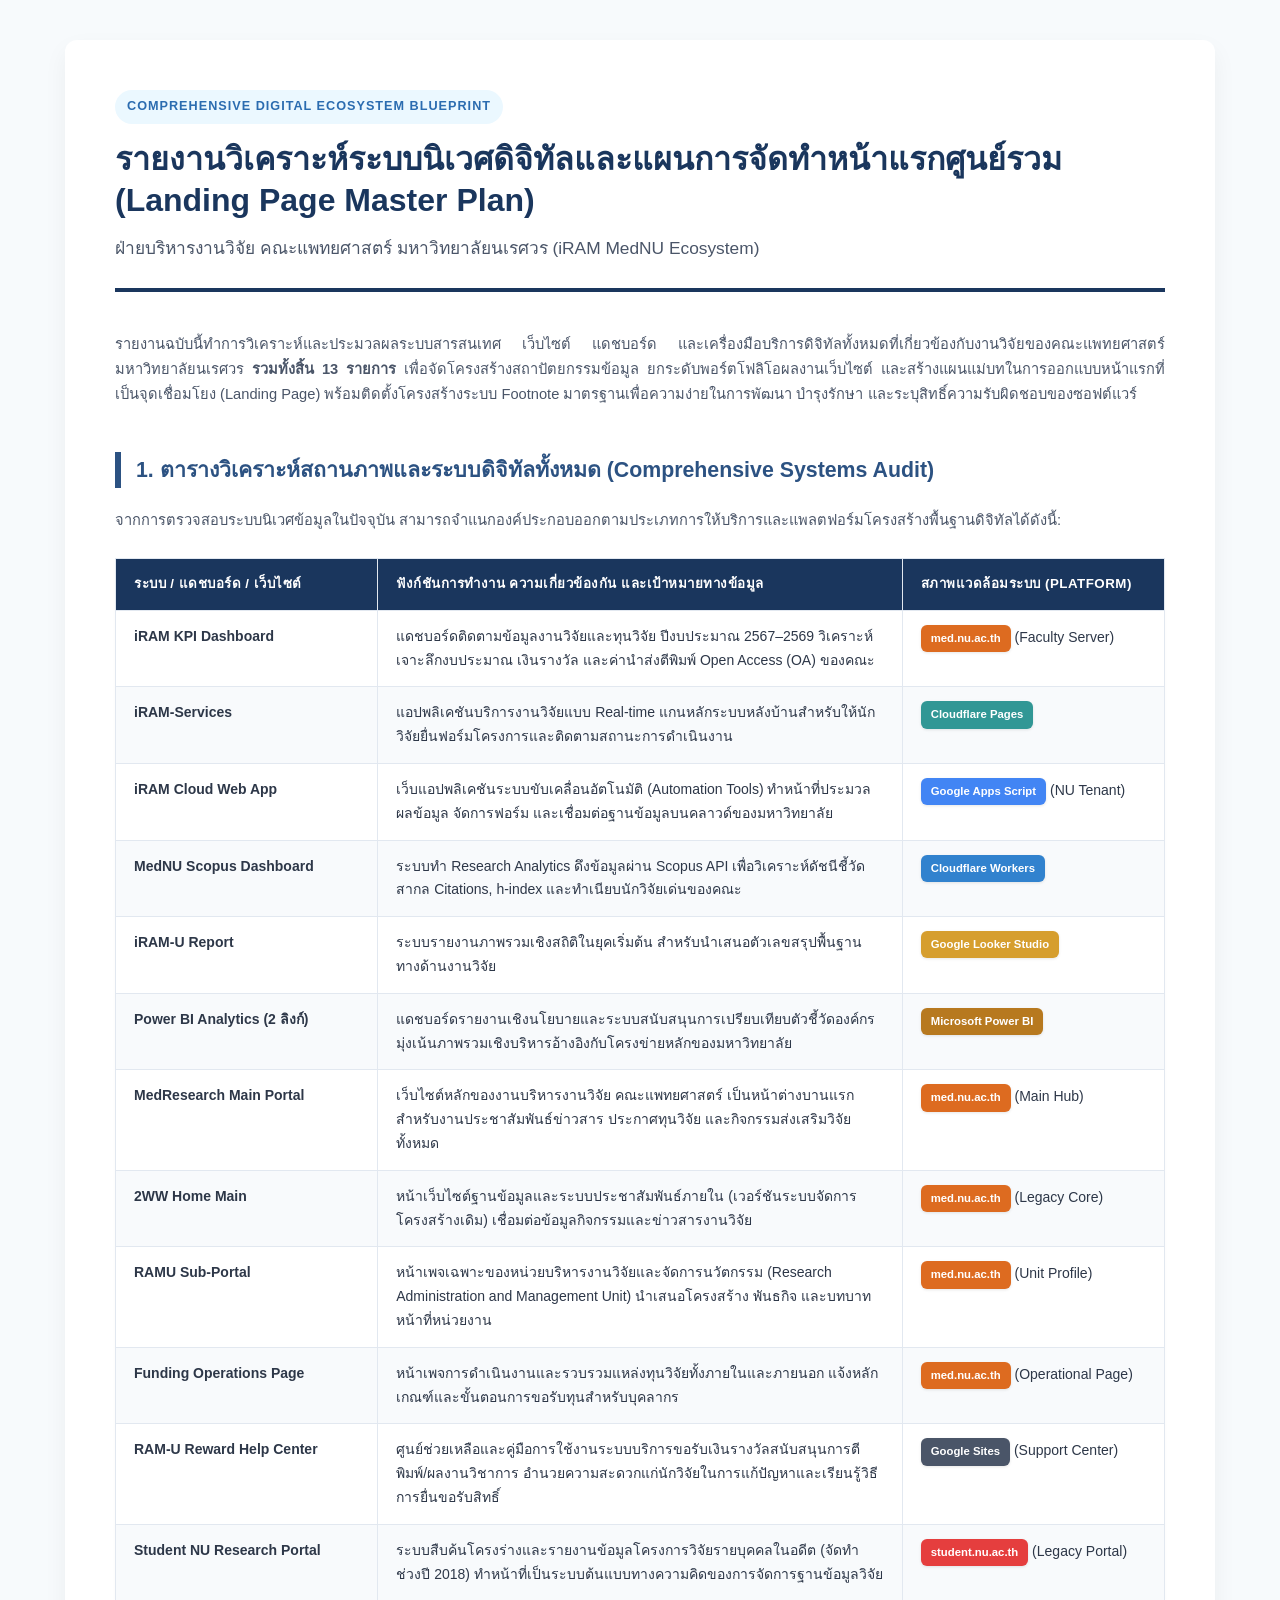
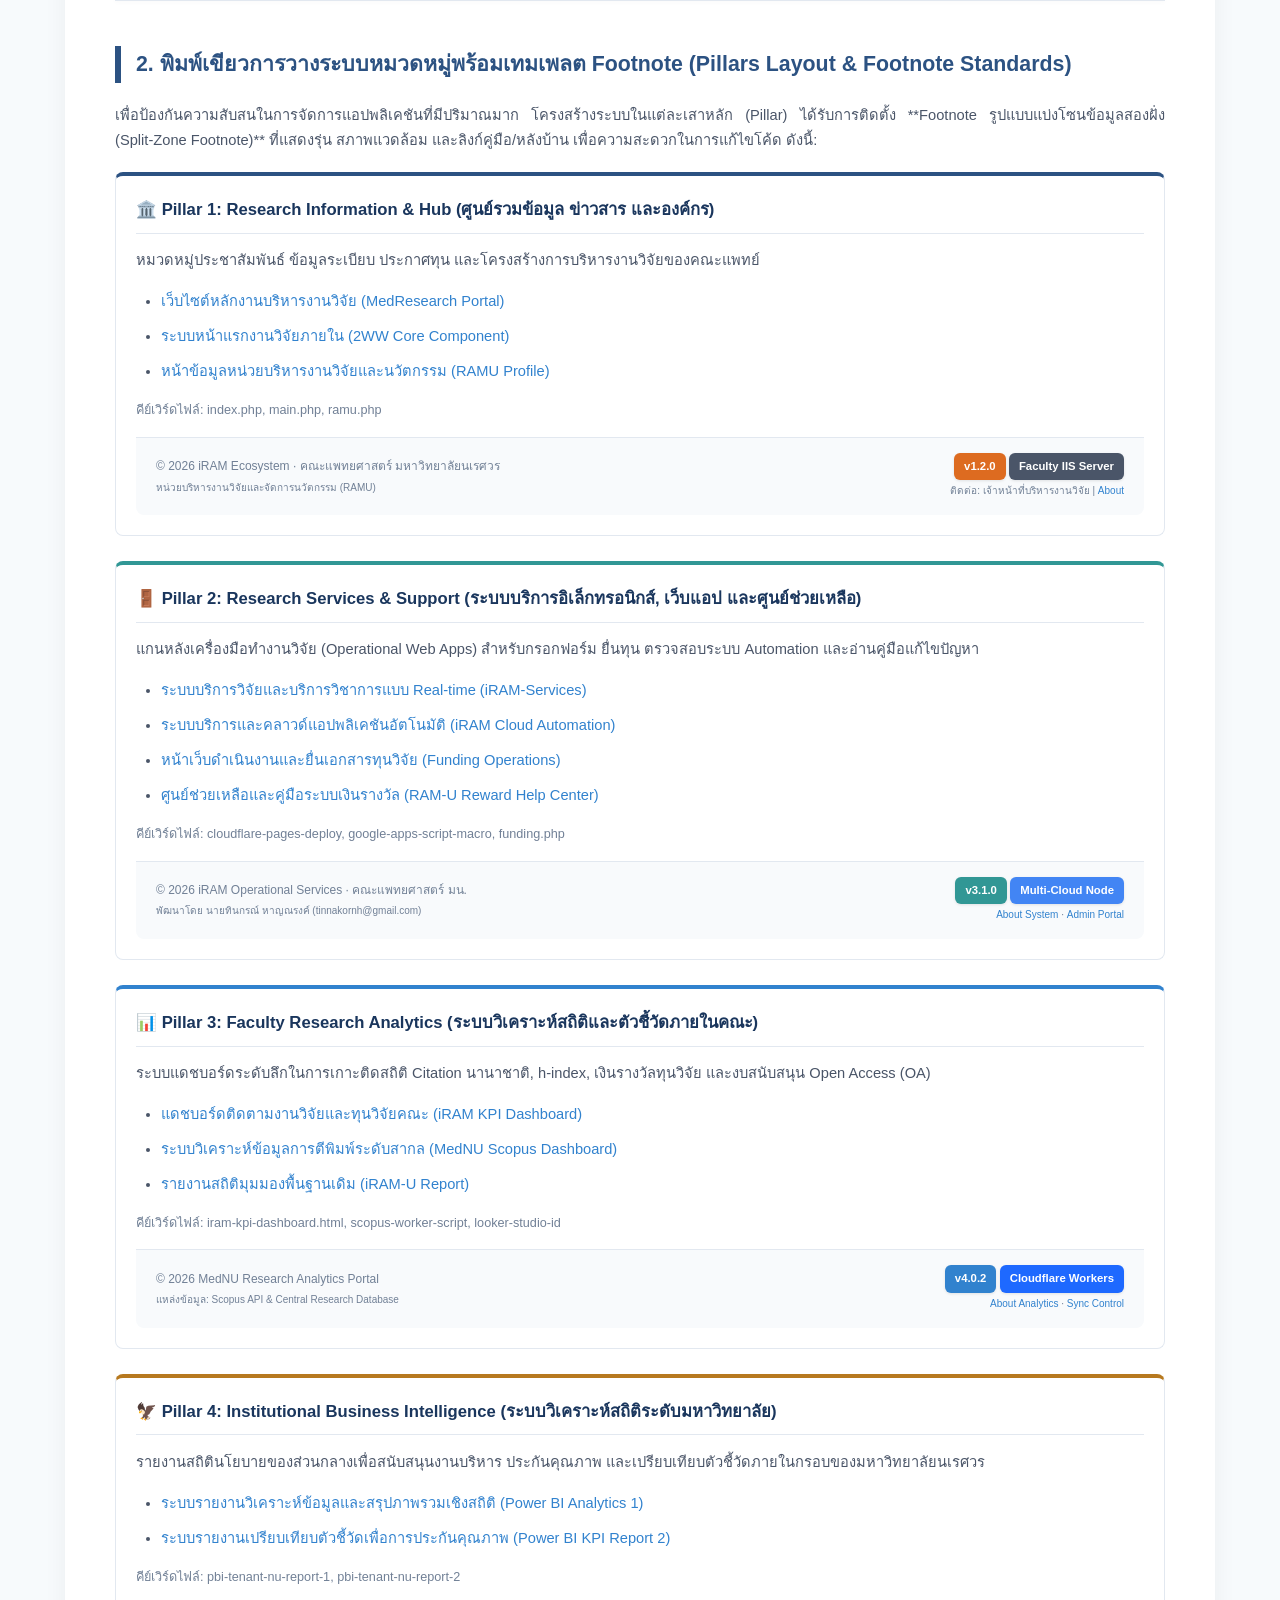
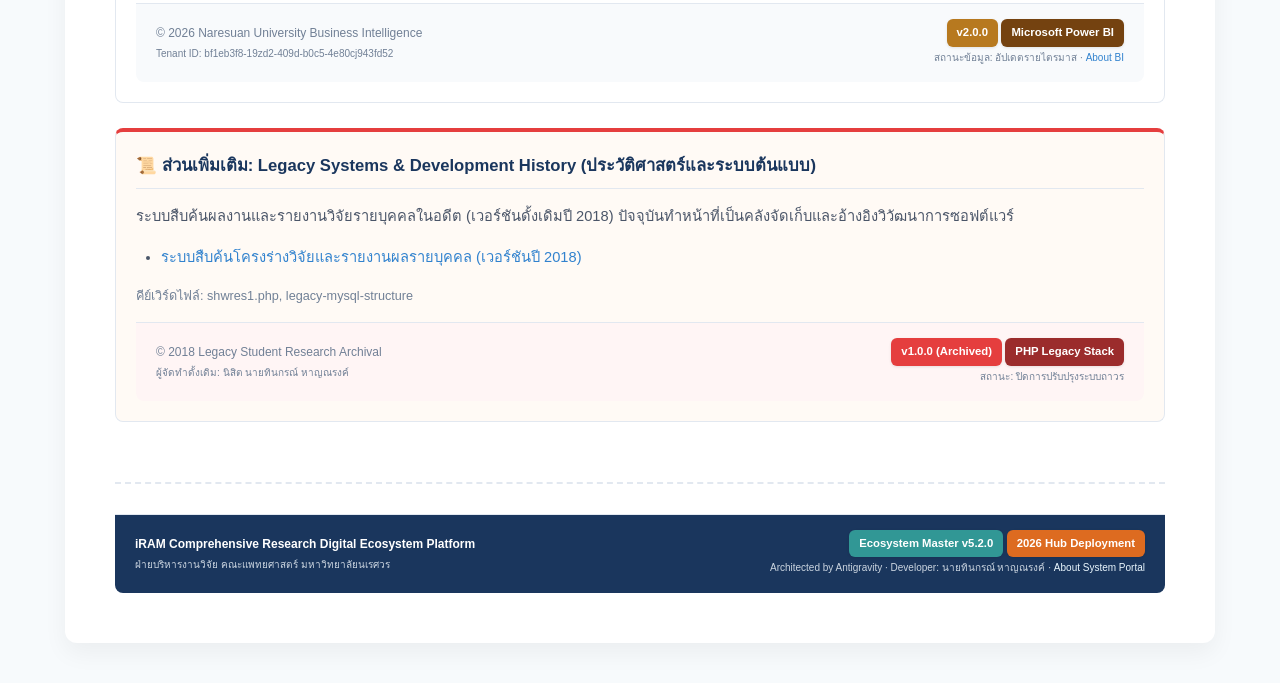
<file: Master HTML Blueprint (Ultimate Evolution Edition).html>
<!DOCTYPE html>
<html lang="th">
<head>
    <meta charset="UTF-8">
    <meta name="viewport" content="width=device-width, initial-scale=1.0">
    <title>รายงานการวิเคราะห์ระบบสารสนเทศและแผนการจัดทำ Landing Page - iRAM MedNU (Ultimate Evolution)</title>
    <style>
        *, *::before, *::after { box-sizing: border-box; }
        body {
            font-family: 'Segoe UI', Tahoma, Geneva, Verdana, sans-serif, 'Helvetica Neue', Helvetica, Arial, sans-serif;
            line-height: 1.7;
            color: #2d3748;
            background-color: #f7fafc;
            margin: 0;
            padding: 0;
        }
        .container {
            max-width: 1150px;
            margin: 40px auto;
            background-color: #ffffff;
            padding: 50px;
            border-radius: 12px;
            box-shadow: 0 10px 25px rgba(0,0,0,0.05);
        }
        header {
            border-bottom: 4px solid #1a365d;
            padding-bottom: 25px;
            margin-bottom: 40px;
        }
        .header-tag {
            background-color: #ebf8ff;
            color: #2b6cb0;
            display: inline-block;
            padding: 6px 12px;
            border-radius: 20px;
            font-size: 9.5pt;
            font-weight: bold;
            text-transform: uppercase;
            letter-spacing: 1px;
            margin-bottom: 15px;
        }
        h1 {
            color: #1a365d;
            font-size: 24pt;
            margin: 0 0 12px 0;
            line-height: 1.3;
        }
        .subtitle {
            font-size: 13pt;
            color: #4a5568;
            margin: 0;
            font-weight: 500;
        }
        h2 {
            color: #2c5282;
            font-size: 16pt;
            border-left: 6px solid #2c5282;
            padding-left: 15px;
            margin-top: 45px;
            margin-bottom: 20px;
        }
        h3 {
            color: #2d3748;
            font-size: 12.5pt;
            margin-top: 25px;
            margin-bottom: 12px;
            font-weight: 600;
        }
        p, li {
            font-size: 11pt;
            color: #4a5568;
            text-align: justify;
        }
        ul, ol {
            padding-left: 25px;
        }
        li {
            margin-bottom: 10px;
        }
        table {
            width: 100%;
            border-collapse: collapse;
            margin: 25px 0;
            font-size: 10.5pt;
            box-shadow: 0 2px 5px rgba(0,0,0,0.02);
        }
        th, td {
            border: 1px solid #e2e8f0;
            padding: 14px 18px;
            text-align: left;
            vertical-align: top;
        }
        th {
            background-color: #1a365d;
            color: #ffffff;
            font-weight: 600;
            text-transform: uppercase;
            font-size: 10pt;
            letter-spacing: 0.5px;
        }
        tr:nth-child(even) {
            background-color: #f8fafc;
        }
        .badge {
            display: inline-block;
            padding: 4px 10px;
            border-radius: 6px;
            font-size: 8.5pt;
            font-weight: bold;
            color: #ffffff;
            text-align: center;
            box-shadow: 0 1px 3px rgba(0,0,0,0.1);
        }
        .bg-looker { background-color: #d69e2e; color: #fff !important; }
        .bg-nu { background-color: #dd6b20; }
        .bg-cloudflare { background-color: #319795; }
        .bg-workers { background-color: #3182ce; }
        .bg-pbi { background-color: #b7791f; }
        .bg-sites { background-color: #4a5568; }
        .bg-gas { background-color: #4285f4; }
        .bg-legacy { background-color: #e53e3e; }
        
        .recommendation-box {
            background-color: #f7fafc;
            border: 1px solid #e2e8f0;
            border-left: 5px solid #3182ce;
            padding: 25px;
            margin: 30px 0;
            border-radius: 4px;
        }
        .recommendation-box h3 {
            color: #2b6cb0;
            margin-top: 0;
        }
        .highlight-grid {
            display: block;
            margin: 20px 0;
        }
        .grid-item {
            background: #fff;
            border: 1px solid #e2e8f0;
            padding: 20px;
            border-radius: 8px;
            margin-bottom: 25px;
            border-top: 4px solid #2c5282;
        }
        .grid-item h4 {
            margin: 0 0 12px 0;
            color: #1a365d;
            font-size: 12.5pt;
            border-bottom: 1px solid #e2e8f0;
            padding-bottom: 8px;
        }
        .tech-list {
            margin-top: 5px;
            font-size: 9.5pt;
            color: #718096;
            margin-bottom: 15px;
        }
        .page-footer {
            display: flex;
            justify-content: space-between;
            align-items: center;
            padding: 15px 20px;
            color: #718096;
            font-size: 9pt;
            border-top: 1px solid #e2e8f0;
            background-color: #f8fafc;
            border-radius: 0 0 8px 8px;
        }
        .master-footer {
            margin-top: 60px;
            padding-top: 30px;
            border-top: 2px dashed #e2e8f0;
        }
        a {
            color: #3182ce;
            text-decoration: none;
            font-weight: 500;
        }
        a:hover {
            text-decoration: underline;
        }
    </style>
</head>
<body>

<div class="container">
    <header>
        <div class="header-tag">Comprehensive Digital Ecosystem Blueprint</div>
        <h1>รายงานวิเคราะห์ระบบนิเวศดิจิทัลและแผนการจัดทำหน้าแรกศูนย์รวม (Landing Page Master Plan)</h1>
        <div class="subtitle">ฝ่ายบริหารงานวิจัย คณะแพทยศาสตร์ มหาวิทยาลัยนเรศวร (iRAM MedNU Ecosystem)</div>
    </header>

    <section>
        <p>รายงานฉบับนี้ทำการวิเคราะห์และประมวลผลระบบสารสนเทศ เว็บไซต์ แดชบอร์ด และเครื่องมือบริการดิจิทัลทั้งหมดที่เกี่ยวข้องกับงานวิจัยของคณะแพทยศาสตร์ มหาวิทยาลัยนเรศวร <strong>รวมทั้งสิ้น 13 รายการ</strong> เพื่อจัดโครงสร้างสถาปัตยกรรมข้อมูล ยกระดับพอร์ตโฟลิโอผลงานเว็บไซต์ และสร้างแผนแม่บทในการออกแบบหน้าแรกที่เป็นจุดเชื่อมโยง (Landing Page) พร้อมติดตั้งโครงสร้างระบบ Footnote มาตรฐานเพื่อความง่ายในการพัฒนา บำรุงรักษา และระบุสิทธิ์ความรับผิดชอบของซอฟต์แวร์</p>
    </section>

    <section>
        <h2>1. ตารางวิเคราะห์สถานภาพและระบบดิจิทัลทั้งหมด (Comprehensive Systems Audit)</h2>
        <p>จากการตรวจสอบระบบนิเวศข้อมูลในปัจจุบัน สามารถจำแนกองค์ประกอบออกตามประเภทการให้บริการและแพลตฟอร์มโครงสร้างพื้นฐานดิจิทัลได้ดังนี้:</p>
        
        <table>
            <thead>
                <tr>
                    <th style="width: 25%;">ระบบ / แดชบอร์ด / เว็บไซต์</th>
                    <th style="width: 50%;">ฟังก์ชันการทำงาน ความเกี่ยวข้องกัน และเป้าหมายทางข้อมูล</th>
                    <th style="width: 25%;">สภาพแวดล้อมระบบ (Platform)</th>
                </tr>
            </thead>
            <tbody>
                <tr>
                    <td><strong>iRAM KPI Dashboard</strong></td>
                    <td>แดชบอร์ดติดตามข้อมูลงานวิจัยและทุนวิจัย ปีงบประมาณ 2567–2569 วิเคราะห์เจาะลึกงบประมาณ เงินรางวัล และค่านำส่งตีพิมพ์ Open Access (OA) ของคณะ</td>
                    <td><span class="badge bg-nu">med.nu.ac.th</span> (Faculty Server)</td>
                </tr>
                <tr>
                    <td><strong>iRAM-Services</strong></td>
                    <td>แอปพลิเคชันบริการงานวิจัยแบบ Real-time แกนหลักระบบหลังบ้านสำหรับให้นักวิจัยยื่นฟอร์มโครงการและติดตามสถานะการดำเนินงาน</td>
                    <td><span class="badge bg-cloudflare">Cloudflare Pages</span></td>
                </tr>
                <tr>
                    <td><strong>iRAM Cloud Web App</strong></td>
                    <td>เว็บแอปพลิเคชันระบบขับเคลื่อนอัตโนมัติ (Automation Tools) ทำหน้าที่ประมวลผลข้อมูล จัดการฟอร์ม และเชื่อมต่อฐานข้อมูลบนคลาวด์ของมหาวิทยาลัย</td>
                    <td><span class="badge bg-gas">Google Apps Script</span> (NU Tenant)</td>
                </tr>
                <tr>
                    <td><strong>MedNU Scopus Dashboard</strong></td>
                    <td>ระบบทำ Research Analytics ดึงข้อมูลผ่าน Scopus API เพื่อวิเคราะห์ดัชนีชี้วัดสากล Citations, h-index และทำเนียบนักวิจัยเด่นของคณะ</td>
                    <td><span class="badge bg-workers">Cloudflare Workers</span></td>
                </tr>
                <tr>
                    <td><strong>iRAM-U Report</strong></td>
                    <td>ระบบรายงานภาพรวมเชิงสถิติในยุคเริ่มต้น สำหรับนำเสนอตัวเลขสรุปพื้นฐานทางด้านงานวิจัย</td>
                    <td><span class="badge bg-looker">Google Looker Studio</span></td>
                </tr>
                <tr>
                    <td><strong>Power BI Analytics (2 ลิงก์)</strong></td>
                    <td>แดชบอร์ดรายงานเชิงนโยบายและระบบสนับสนุนการเปรียบเทียบตัวชี้วัดองค์กร มุ่งเน้นภาพรวมเชิงบริหารอ้างอิงกับโครงข่ายหลักของมหาวิทยาลัย</td>
                    <td><span class="badge bg-pbi">Microsoft Power BI</span></td>
                </tr>
                <tr>
                    <td><strong>MedResearch Main Portal</strong></td>
                    <td>เว็บไซต์หลักของงานบริหารงานวิจัย คณะแพทยศาสตร์ เป็นหน้าต่างบานแรกสำหรับงานประชาสัมพันธ์ข่าวสาร ประกาศทุนวิจัย และกิจกรรมส่งเสริมวิจัยทั้งหมด</td>
                    <td><span class="badge bg-nu">med.nu.ac.th</span> (Main Hub)</td>
                </tr>
                <tr>
                    <td><strong>2WW Home Main</strong></td>
                    <td>หน้าเว็บไซต์ฐานข้อมูลและระบบประชาสัมพันธ์ภายใน (เวอร์ชันระบบจัดการโครงสร้างเดิม) เชื่อมต่อข้อมูลกิจกรรมและข่าวสารงานวิจัย</td>
                    <td><span class="badge bg-nu">med.nu.ac.th</span> (Legacy Core)</td>
                </tr>
                <tr>
                    <td><strong>RAMU Sub-Portal</strong></td>
                    <td>หน้าเพจเฉพาะของหน่วยบริหารงานวิจัยและจัดการนวัตกรรม (Research Administration and Management Unit) นำเสนอโครงสร้าง พันธกิจ และบทบาทหน้าที่หน่วยงาน</td>
                    <td><span class="badge bg-nu">med.nu.ac.th</span> (Unit Profile)</td>
                </tr>
                <tr>
                    <td><strong>Funding Operations Page</strong></td>
                    <td>หน้าเพจการดำเนินงานและรวบรวมแหล่งทุนวิจัยทั้งภายในและภายนอก แจ้งหลักเกณฑ์และขั้นตอนการขอรับทุนสำหรับบุคลากร</td>
                    <td><span class="badge bg-nu">med.nu.ac.th</span> (Operational Page)</td>
                </tr>
                <tr>
                    <td><strong>RAM-U Reward Help Center</strong></td>
                    <td>ศูนย์ช่วยเหลือและคู่มือการใช้งานระบบบริการขอรับเงินรางวัลสนับสนุนการตีพิมพ์/ผลงานวิชาการ อำนวยความสะดวกแก่นักวิจัยในการแก้ปัญหาและเรียนรู้วิธีการยื่นขอรับสิทธิ์</td>
                    <td><span class="badge bg-sites">Google Sites</span> (Support Center)</td>
                </tr>
                <tr>
                    <td><strong>Student NU Research Portal</strong></td>
                    <td>ระบบสืบค้นโครงร่างและรายงานข้อมูลโครงการวิจัยรายบุคคลในอดีต (จัดทำช่วงปี 2018) ทำหน้าที่เป็นระบบต้นแบบทางความคิดของการจัดการฐานข้อมูลวิจัย</td>
                    <td><span class="badge bg-legacy">student.nu.ac.th</span> (Legacy Portal)</td>
                </tr>
            </tbody>
        </table>
    </section>

    <section>
        <h2>2. พิมพ์เขียวการวางระบบหมวดหมู่พร้อมเทมเพลต Footnote (Pillars Layout & Footnote Standards)</h2>
        <p>เพื่อป้องกันความสับสนในการจัดการแอปพลิเคชันที่มีปริมาณมาก โครงสร้างระบบในแต่ละเสาหลัก (Pillar) ได้รับการติดตั้ง **Footnote รูปแบบแบ่งโซนข้อมูลสองฝั่ง (Split-Zone Footnote)** ที่แสดงรุ่น สภาพแวดล้อม และลิงก์คู่มือ/หลังบ้าน เพื่อความสะดวกในการแก้ไขโค้ด ดังนี้:</p>
        
        <div class="highlight-grid">
            
            <!-- Pillar 1 -->
            <div class="grid-item">
                <h4>🏛️ Pillar 1: Research Information & Hub (ศูนย์รวมข้อมูล ข่าวสาร และองค์กร)</h4>
                <p>หมวดหมู่ประชาสัมพันธ์ ข้อมูลระเบียบ ประกาศทุน และโครงสร้างการบริหารงานวิจัยของคณะแพทย์</p>
                <ul>
                    <li><a href="http://med.nu.ac.th/medresearch/" target="_blank">เว็บไซต์หลักงานบริหารงานวิจัย (MedResearch Portal)</a></li>
                    <li><a href="https://med.nu.ac.th/medresearch/2ww/home/main.php" target="_blank">ระบบหน้าแรกงานวิจัยภายใน (2WW Core Component)</a></li>
                    <li><a href="https://med.nu.ac.th/medresearch/2ww/home/ramu.php" target="_blank">หน้าข้อมูลหน่วยบริหารงานวิจัยและนวัตกรรม (RAMU Profile)</a></li>
                </ul>
                <div class="tech-list">คีย์เวิร์ดไฟล์: index.php, main.php, ramu.php</div>
                
                <!-- Footnote ตัวอย่างสำหรับ Pillar 1 -->
                <div class="page-footer">
                    <div>© 2026 iRAM Ecosystem · คณะแพทยศาสตร์ มหาวิทยาลัยนเรศวร<br><small>หน่วยบริหารงานวิจัยและจัดการนวัตกรรม (RAMU)</small></div>
                    <div style="text-align: right;"><span class="badge bg-nu">v1.2.0</span> <span class="badge bg-nu" style="background:#4a5568;">Faculty IIS Server</span><br><small>ติดต่อ: เจ้าหน้าที่บริหารงานวิจัย | <a href="about.html">About</a></small></div>
                </div>
            </div>
            
            <!-- Pillar 2 -->
            <div class="grid-item" style="border-top-color: #319795;">
                <h4>🚪 Pillar 2: Research Services & Support (ระบบบริการอิเล็กทรอนิกส์, เว็บแอป และศูนย์ช่วยเหลือ)</h4>
                <p>แกนหลังเครื่องมือทำงานวิจัย (Operational Web Apps) สำหรับกรอกฟอร์ม ยื่นทุน ตรวจสอบระบบ Automation และอ่านคู่มือแก้ไขปัญหา</p>
                <ul>
                    <li><a href="https://iram-services.pages.dev/dashboard" target="_blank">ระบบบริการวิจัยและบริการวิชาการแบบ Real-time (iRAM-Services)</a></li>
                    <li><a href="https://script.google.com/a/nu.ac.th/macros/s/AKfycbwvsP6cRJh9fEOb6LLCWzTP3cs4XyhWTne0-HBvcX-PVyRfROqPQYtDaUJfjc-TaL1k/exec" target="_blank">ระบบบริการและคลาวด์แอปพลิเคชันอัตโนมัติ (iRAM Cloud Automation)</a></li>
                    <li><a href="https://med.nu.ac.th/medresearch/sub-ram-u/funding.php" target="_blank">หน้าเว็บดำเนินงานและยื่นเอกสารทุนวิจัย (Funding Operations)</a></li>
                    <li><a href="https://sites.google.com/view/ram-u-reward-help-center/home" target="_blank">ศูนย์ช่วยเหลือและคู่มือระบบเงินรางวัล (RAM-U Reward Help Center)</a></li>
                </ul>
                <div class="tech-list">คีย์เวิร์ดไฟล์: cloudflare-pages-deploy, google-apps-script-macro, funding.php</div>
                
                <!-- Footnote ตัวอย่างสำหรับ Pillar 2 -->
                <div class="page-footer">
                    <div>© 2026 iRAM Operational Services · คณะแพทยศาสตร์ มน.<br><small>พัฒนาโดย นายทินกรณ์ หาญณรงค์ (tinnakornh@gmail.com)</small></div>
                    <div style="text-align: right;"><span class="badge bg-cloudflare">v3.1.0</span> <span class="badge bg-gas">Multi-Cloud Node</span><br><small><a href="about.html">About System</a> · <a href="admin.html">Admin Portal</a></small></div>
                </div>
            </div>
            
            <!-- Pillar 3 -->
            <div class="grid-item" style="border-top-color: #3182ce;">
                <h4>📊 Pillar 3: Faculty Research Analytics (ระบบวิเคราะห์สถิติและตัวชี้วัดภายในคณะ)</h4>
                <p>ระบบแดชบอร์ดระดับลึกในการเกาะติดสถิติ Citation นานาชาติ, h-index, เงินรางวัลทุนวิจัย และงบสนับสนุน Open Access (OA)</p>
                <ul>
                    <li><a href="https://med.nu.ac.th/medresearch/sub-ram-u/kpidashboard/iram-kpi-dashboard.html" target="_blank">แดชบอร์ดติดตามงานวิจัยและทุนวิจัยคณะ (iRAM KPI Dashboard)</a></li>
                    <li><a href="https://mednu-scopus-dashboard.tinnakornh.workers.dev" target="_blank">ระบบวิเคราะห์ข้อมูลการตีพิมพ์ระดับสากล (MedNU Scopus Dashboard)</a></li>
                    <li><a href="https://datastudio.google.com/s/qujr1f6tujY" target="_blank">รายงานสถิติมุมมองพื้นฐานเดิม (iRAM-U Report)</a></li>
                </ul>
                <div class="tech-list">คีย์เวิร์ดไฟล์: iram-kpi-dashboard.html, scopus-worker-script, looker-studio-id</div>
                
                <!-- Footnote ตัวอย่างสำหรับ Pillar 3 -->
                <div class="page-footer">
                    <div>© 2026 MedNU Research Analytics Portal<br><small>แหล่งข้อมูล: Scopus API & Central Research Database</small></div>
                    <div style="text-align: right;"><span class="badge bg-workers">v4.0.2</span> <span class="badge bg-workers" style="background:#1e69ff;">Cloudflare Workers</span><br><small><a href="about.html">About Analytics</a> · <a href="admin.html">Sync Control</a></small></div>
                </div>
            </div>

            <!-- Pillar 4 -->
            <div class="grid-item" style="border-top-color: #b7791f;">
                <h4>🦅 Pillar 4: Institutional Business Intelligence (ระบบวิเคราะห์สถิติระดับมหาวิทยาลัย)</h4>
                <p>รายงานสถิตินโยบายของส่วนกลางเพื่อสนับสนุนงานบริหาร ประกันคุณภาพ และเปรียบเทียบตัวชี้วัดภายในกรอบของมหาวิทยาลัยนเรศวร</p>
                <ul>
                    <li><a href="#" target="_blank">ระบบรายงานวิเคราะห์ข้อมูลและสรุปภาพรวมเชิงสถิติ (Power BI Analytics 1)</a></li>
                    <li><a href="#" target="_blank">ระบบรายงานเปรียบเทียบตัวชี้วัดเพื่อการประกันคุณภาพ (Power BI KPI Report 2)</a></li>
                </ul>
                <div class="tech-list">คีย์เวิร์ดไฟล์: pbi-tenant-nu-report-1, pbi-tenant-nu-report-2</div>
                
                <!-- Footnote ตัวอย่างสำหรับ Pillar 4 -->
                <div class="page-footer">
                    <div>© 2026 Naresuan University Business Intelligence<br><small>Tenant ID: bf1eb3f8-19zd2-409d-b0c5-4e80cj943fd52</small></div>
                    <div style="text-align: right;"><span class="badge bg-pbi" style="color:#fff !important;">v2.0.0</span> <span class="badge bg-pbi" style="background:#744210; color:#fff !important;">Microsoft Power BI</span><br><small>สถานะข้อมูล: อัปเดตรายไตรมาส · <a href="about.html">About BI</a></small></div>
                </div>
            </div>

            <!-- Legacy Section -->
            <div class="grid-item" style="border-top-color: #e53e3e; background-color: #fffaf5;">
                <h4>📜 ส่วนเพิ่มเติม: Legacy Systems & Development History (ประวัติศาสตร์และระบบต้นแบบ)</h4>
                <p>ระบบสืบค้นผลงานและรายงานวิจัยรายบุคคลในอดีต (เวอร์ชันดั้งเดิมปี 2018) ปัจจุบันทำหน้าที่เป็นคลังจัดเก็บและอ้างอิงวิวัฒนาการซอฟต์แวร์</p>
                <ul>
                    <li><a href="https://web.archive.org/web/20180606134350/http://student.nu.ac.th/tinnakornh/research/shwres1.php" target="_blank">ระบบสืบค้นโครงร่างวิจัยและรายงานผลรายบุคคล (เวอร์ชันปี 2018)</a></li>
                </ul>
                <div class="tech-list">คีย์เวิร์ดไฟล์: shwres1.php, legacy-mysql-structure</div>
                
                <!-- Footnote ตัวอย่างสำหรับ Legacy -->
                <div class="page-footer" style="background-color: #fff5f5;">
                    <div>© 2018 Legacy Student Research Archival<br><small>ผู้จัดทำดั้งเดิม: นิสิต นายทินกรณ์ หาญณรงค์</small></div>
                    <div style="text-align: right;"><span class="badge bg-legacy">v1.0.0 (Archived)</span> <span class="badge bg-legacy" style="background:#9b2c2c;">PHP Legacy Stack</span><br><small>สถานะ: ปิดการปรับปรุงระบบถาวร</small></div>
                </div>
            </div>
        </div>
    </section>

    <!-- Master Footer สำหรับหน้าหลัก Landing Page -->
    <div class="master-footer">
        <div class="page-footer" style="background-color: #1a365d; color: #ffffff;">
            <div>
                <strong>iRAM Comprehensive Research Digital Ecosystem Platform</strong><br>
                <small style="color: #cbd5e0;">ฝ่ายบริหารงานวิจัย คณะแพทยศาสตร์ มหาวิทยาลัยนเรศวร</small>
            </div>
            <div style="text-align: right;">
                <span class="badge bg-workers" style="background:#319795;">Ecosystem Master v5.2.0</span>
                <span class="badge bg-nu" style="background:#dd6b20;">2026 Hub Deployment</span><br>
                <small style="color: #cbd5e0;">Architected by Antigravity · Developer: นายทินกรณ์ หาญณรงค์ · <a href="about.html" style="color:#ebf8ff;">About System Portal</a></small>
            </div>
        </div>
    </div>
</div>

</body>
</html>
</file>
